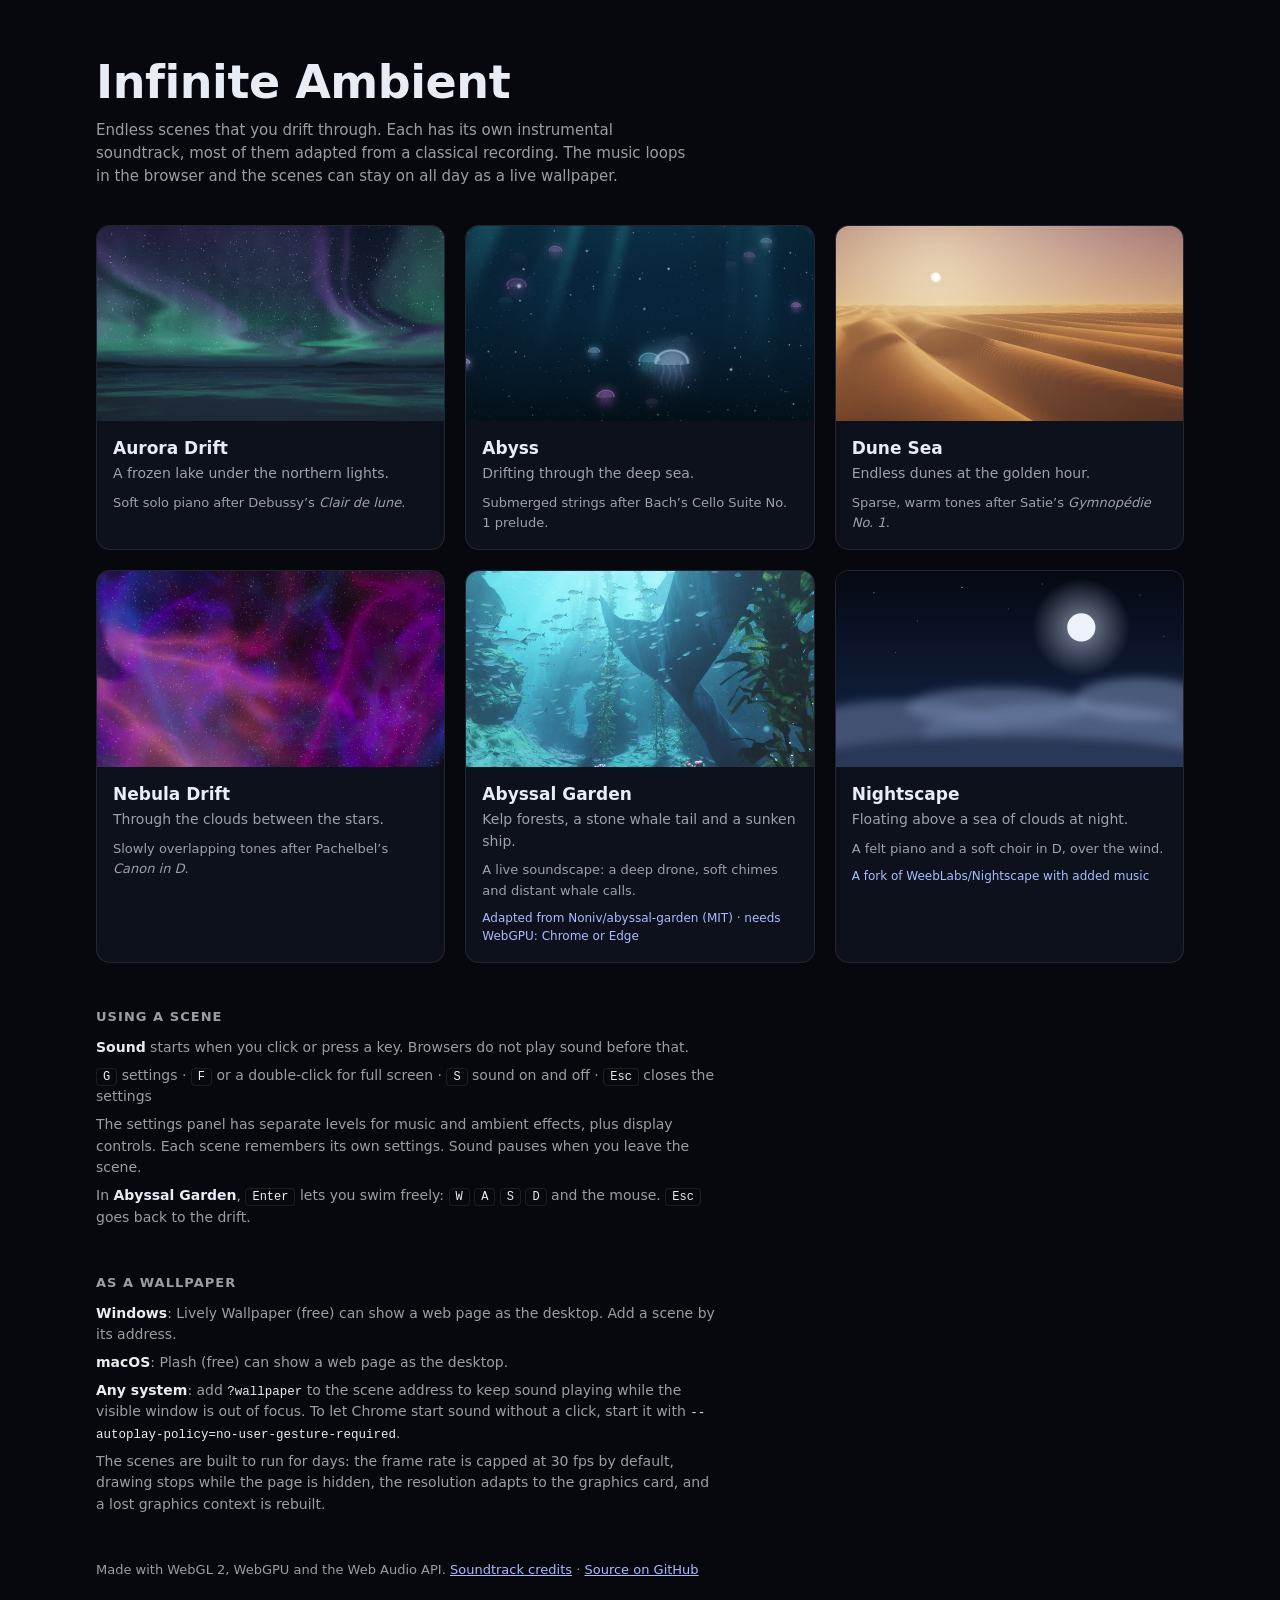
<file: index.html>
<!doctype html>
<html lang="en">
<head>
<meta charset="utf-8">
<meta name="viewport" content="width=device-width, initial-scale=1">
<meta name="color-scheme" content="dark">
<title>Infinite Ambient</title>
<meta name="description" content="Endless ambient scenes with instrumental soundtracks, built to run all day as a live wallpaper.">
<style>
:root {
  --bg: #06080e;
  --card: #0d111b;
  --ink: #e8ecf4;
  --soft: rgba(232, 236, 244, 0.66);
  --edge: rgba(255, 255, 255, 0.09);
  --accent: #a9bcff;
}
* { box-sizing: border-box; }
html { background: var(--bg); }
body { margin: 0; color: var(--ink); font: 15px/1.55 system-ui, -apple-system, "Segoe UI", "Malgun Gothic", sans-serif; }
main { max-width: 1120px; margin: 0 auto; padding: 56px 16px 64px; }
h1 { font-size: clamp(30px, 5vw, 46px); font-weight: 600; letter-spacing: -0.01em; line-height: 1.15; margin: 0 0 10px; }
.lede { color: var(--soft); max-width: 62ch; margin: 0 0 36px; }
.grid { display: grid; grid-template-columns: repeat(auto-fill, minmax(min(100%, 320px), 1fr)); gap: 20px; }
.card {
  display: flex; flex-direction: column; text-decoration: none; color: inherit;
  background: var(--card); border: 1px solid var(--edge); border-radius: 14px; overflow: hidden;
  transition: transform 0.25s ease, border-color 0.25s ease;
}
.card:hover, .card:focus-visible { transform: translateY(-2px); border-color: rgba(169, 188, 255, 0.45); outline: none; }
.card img, .card svg { display: block; width: 100%; height: auto; aspect-ratio: 16 / 9; object-fit: cover; background: #000; }
.card .body { padding: 14px 16px 16px; }
.card h2 { font-size: 17px; font-weight: 600; margin: 0 0 2px; }
.card p { margin: 0; color: var(--soft); font-size: 14px; }
.card .music { margin-top: 8px; font-size: 13px; }
.card .from { margin-top: 8px; font-size: 12px; color: var(--accent); }
h3 { font-size: 13px; font-weight: 600; letter-spacing: 0.08em; text-transform: uppercase; color: var(--soft); margin: 44px 0 10px; }
.notes { display: grid; gap: 6px; max-width: 70ch; color: var(--soft); font-size: 14px; }
.notes b { color: var(--ink); font-weight: 600; }
kbd { font: 12px ui-monospace, Consolas, monospace; padding: 1px 6px; border: 1px solid var(--edge); border-radius: 4px; color: var(--ink); }
code { font: 12.5px ui-monospace, Consolas, monospace; color: var(--ink); overflow-wrap: anywhere; }
a { color: var(--accent); }
footer { margin-top: 44px; color: var(--soft); font-size: 13px; }
</style>
</head>
<body>
<main>
  <h1>Infinite Ambient</h1>
  <p class="lede">Endless scenes that you drift through. Each has its own instrumental soundtrack, most of them adapted from a classical recording. The music loops in the browser and the scenes can stay on all day as a live wallpaper.</p>

  <div class="grid">
    <a class="card" href="aurora/index.html">
      <img src="thumbs/aurora.jpg" width="640" height="360" alt="Green and violet aurora curtains over a frozen lake under a starry sky">
      <div class="body">
        <h2>Aurora Drift</h2>
        <p>A frozen lake under the northern lights.</p>
        <p class="music">Soft solo piano after Debussy’s <i>Clair de lune</i>.</p>
      </div>
    </a>
    <a class="card" href="abyss/index.html">
      <img src="thumbs/abyss.jpg" width="640" height="360" alt="Glowing jellyfish drifting in dark blue water with faint shafts of light">
      <div class="body">
        <h2>Abyss</h2>
        <p>Drifting through the deep sea.</p>
        <p class="music">Submerged strings after Bach’s Cello Suite No. 1 prelude.</p>
      </div>
    </a>
    <a class="card" href="dunes/index.html">
      <img src="thumbs/dunes.jpg" width="640" height="360" alt="Long sand dunes with fine ripples under a low golden sun">
      <div class="body">
        <h2>Dune Sea</h2>
        <p>Endless dunes at the golden hour.</p>
        <p class="music">Sparse, warm tones after Satie’s <i>Gymnopédie No. 1</i>.</p>
      </div>
    </a>
    <a class="card" href="nebula/index.html">
      <img src="thumbs/nebula.jpg" width="640" height="360" alt="Pink, violet and blue clouds of gas between many stars">
      <div class="body">
        <h2>Nebula Drift</h2>
        <p>Through the clouds between the stars.</p>
        <p class="music">Slowly overlapping tones after Pachelbel’s <i>Canon in D</i>.</p>
      </div>
    </a>
    <a class="card" href="garden/index.html">
      <img src="thumbs/garden.jpg" width="640" height="360" alt="A stone whale tail rising from the seabed between kelp, with a school of fish in blue water">
      <div class="body">
        <h2>Abyssal Garden</h2>
        <p>Kelp forests, a stone whale tail and a sunken ship.</p>
        <p class="music">A live soundscape: a deep drone, soft chimes and distant whale calls.</p>
        <p class="from">Adapted from Noniv/abyssal-garden (MIT) &middot; needs WebGPU: Chrome or Edge</p>
      </div>
    </a>
    <a class="card" href="https://sulllll.github.io/Nightscape/">
      <svg viewBox="0 0 640 360" role="img" aria-label="Drawing of a full moon over a sea of clouds at night">
        <defs>
          <linearGradient id="ns-sky" x1="0" y1="0" x2="0" y2="1"><stop offset="0" stop-color="#050913"/><stop offset="0.7" stop-color="#101d3a"/><stop offset="1" stop-color="#1b2a4c"/></linearGradient>
          <radialGradient id="ns-glow"><stop offset="0" stop-color="#dfe8ff" stop-opacity="0.55"/><stop offset="1" stop-color="#dfe8ff" stop-opacity="0"/></radialGradient>
          <filter id="ns-soft" x="-20%" y="-50%" width="140%" height="200%"><feGaussianBlur stdDeviation="9"/></filter>
        </defs>
        <rect width="640" height="360" fill="url(#ns-sky)"/>
        <g fill="#fff" opacity="0.8"><circle cx="70" cy="40" r="1"/><circle cx="150" cy="92" r="0.8"/><circle cx="232" cy="30" r="1.1"/><circle cx="318" cy="70" r="0.7"/><circle cx="560" cy="44" r="0.9"/><circle cx="604" cy="120" r="0.8"/><circle cx="380" cy="24" r="0.8"/><circle cx="110" cy="150" r="0.7"/></g>
        <circle cx="452" cy="104" r="90" fill="url(#ns-glow)"/>
        <circle cx="452" cy="104" r="26" fill="#eef2fb"/>
        <g filter="url(#ns-soft)">
          <ellipse cx="120" cy="290" rx="190" ry="52" fill="#4a5a7c" opacity="0.85"/>
          <ellipse cx="420" cy="300" rx="260" ry="58" fill="#56688c" opacity="0.85"/>
          <ellipse cx="300" cy="250" rx="170" ry="36" fill="#6f81a6" opacity="0.6"/>
          <ellipse cx="560" cy="236" rx="120" ry="40" fill="#7d8fb3" opacity="0.55"/>
          <ellipse cx="320" cy="350" rx="380" ry="48" fill="#2c3958"/>
        </g>
      </svg>
      <div class="body">
        <h2>Nightscape</h2>
        <p>Floating above a sea of clouds at night.</p>
        <p class="music">A felt piano and a soft choir in D, over the wind.</p>
        <p class="from">A fork of WeebLabs/Nightscape with added music</p>
      </div>
    </a>
  </div>

  <h3>Using a scene</h3>
  <div class="notes">
    <div><b>Sound</b> starts when you click or press a key. Browsers do not play sound before that.</div>
    <div><kbd>G</kbd> settings &middot; <kbd>F</kbd> or a double-click for full screen &middot; <kbd>S</kbd> sound on and off &middot; <kbd>Esc</kbd> closes the settings</div>
    <div>The settings panel has separate levels for music and ambient effects, plus display controls. Each scene remembers its own settings. Sound pauses when you leave the scene.</div>
    <div>In <b>Abyssal Garden</b>, <kbd>Enter</kbd> lets you swim freely: <kbd>W</kbd> <kbd>A</kbd> <kbd>S</kbd> <kbd>D</kbd> and the mouse. <kbd>Esc</kbd> goes back to the drift.</div>
  </div>

  <h3>As a wallpaper</h3>
  <div class="notes">
    <div><b>Windows</b>: Lively Wallpaper (free) can show a web page as the desktop. Add a scene by its address.</div>
    <div><b>macOS</b>: Plash (free) can show a web page as the desktop.</div>
    <div><b>Any system</b>: add <code>?wallpaper</code> to the scene address to keep sound playing while the visible window is out of focus. To let Chrome start sound without a click, start it with <code>--autoplay-policy=no-user-gesture-required</code>.</div>
    <div>The scenes are built to run for days: the frame rate is capped at 30 fps by default, drawing stops while the page is hidden, the resolution adapts to the graphics card, and a lost graphics context is rebuilt.</div>
  </div>

  <footer>Made with WebGL 2, WebGPU and the Web Audio API. <a href="https://github.com/sulllll/infinite-ambient#music">Soundtrack credits</a> · <a href="https://github.com/sulllll/infinite-ambient">Source on GitHub</a></footer>
</main>
</body>
</html>
</file>
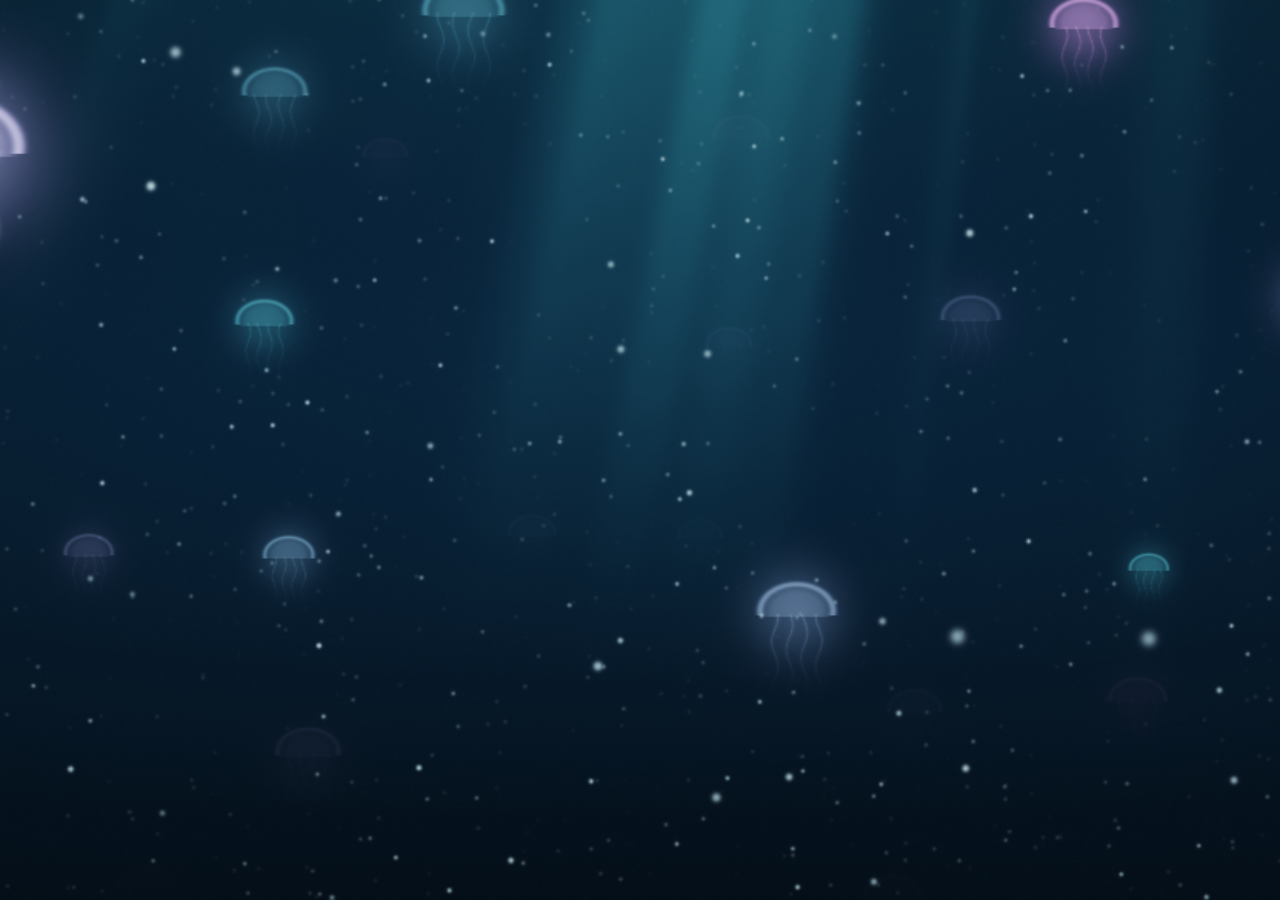
<file: abyss/index.html>
<!doctype html>
<html lang="en">
<head>
<meta charset="utf-8">
<meta name="viewport" content="width=device-width, initial-scale=1">
<meta name="color-scheme" content="dark">
<title>Abyss</title>
<link rel="stylesheet" href="../shared/style.css">
</head>
<body>
<canvas id="c"></canvas>
<script src="../shared/scene.js?v=effects1"></script>
<script src="scene.js"></script>
</body>
</html>
</file>
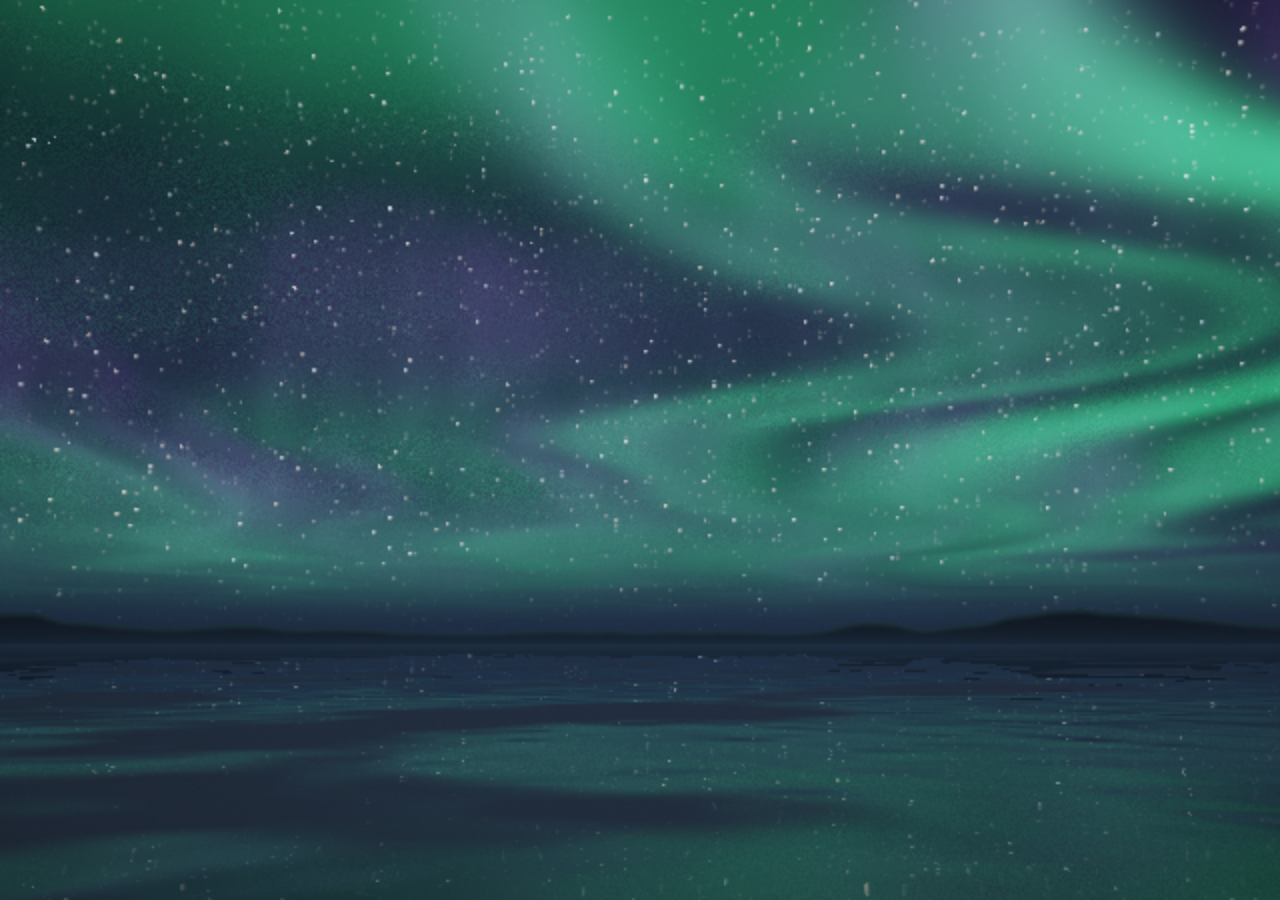
<file: aurora/index.html>
<!doctype html>
<html lang="en">
<head>
<meta charset="utf-8">
<meta name="viewport" content="width=device-width, initial-scale=1">
<meta name="color-scheme" content="dark">
<title>Aurora Drift</title>
<link rel="stylesheet" href="../shared/style.css">
</head>
<body>
<canvas id="c"></canvas>
<script src="../shared/scene.js?v=radio1"></script>
<script src="scene.js"></script>
</body>
</html>
</file>
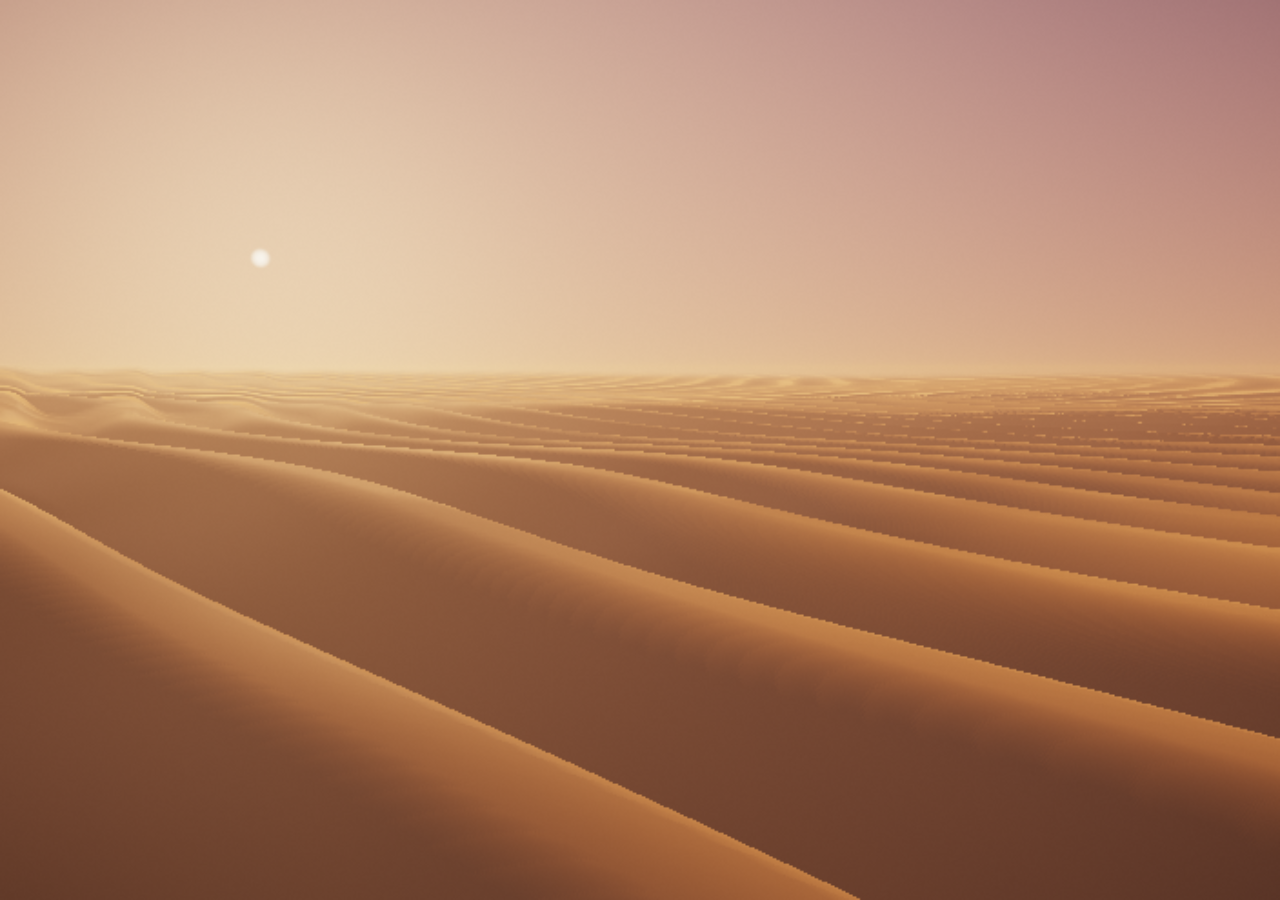
<file: dunes/index.html>
<!doctype html>
<html lang="en">
<head>
<meta charset="utf-8">
<meta name="viewport" content="width=device-width, initial-scale=1">
<meta name="color-scheme" content="dark">
<title>Dune Sea</title>
<link rel="stylesheet" href="../shared/style.css">
</head>
<body>
<canvas id="c"></canvas>
<script src="../shared/scene.js?v=radio1"></script>
<script src="scene.js"></script>
</body>
</html>
</file>
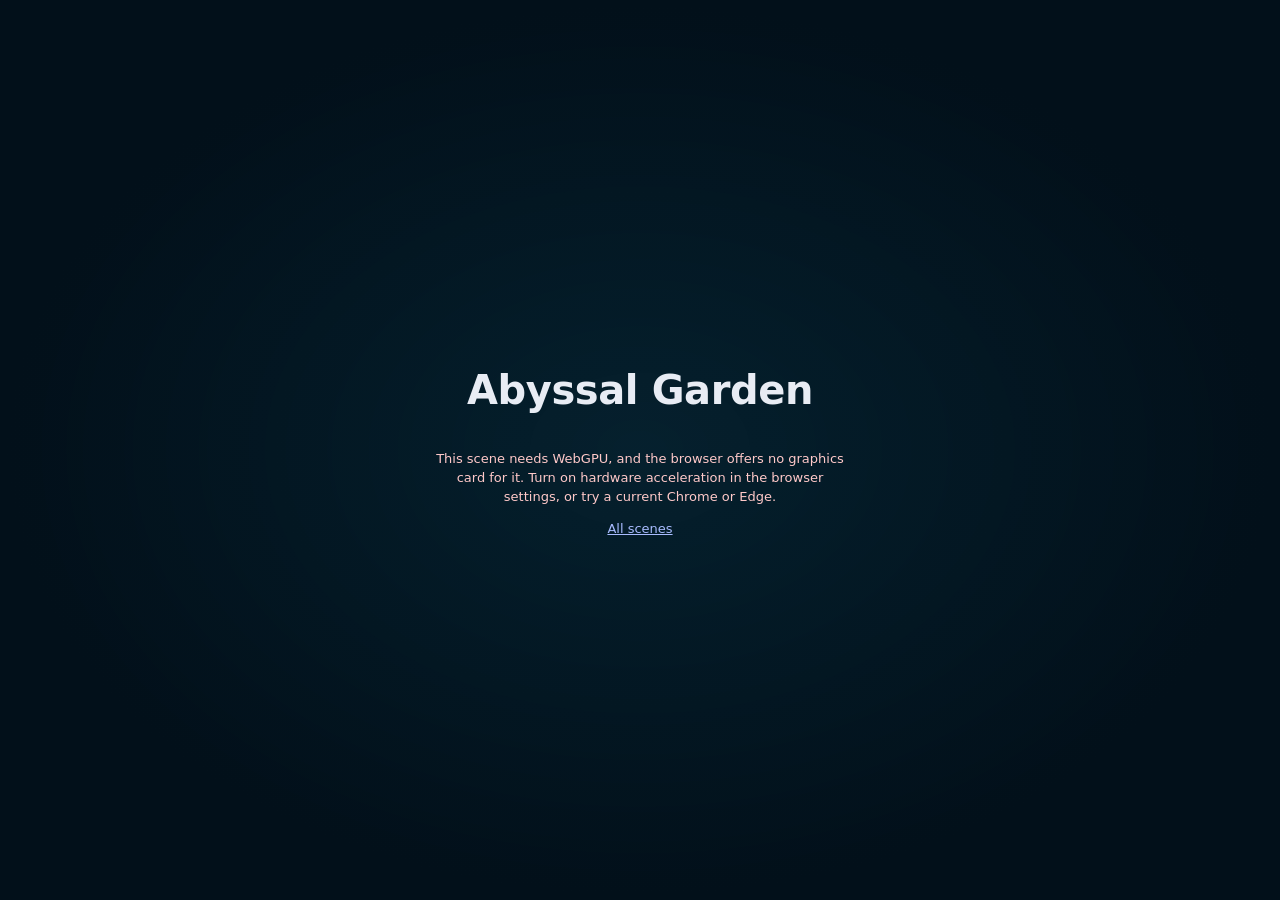
<file: garden/index.html>
<!doctype html><html lang=en><head><meta charset=utf-8><meta name=viewport content="width=device-width,initial-scale=1"><meta name=color-scheme content=dark><title>Abyssal Garden</title><link rel=stylesheet href="../shared/style.css"><style>html,body{background:#02101a}.swim canvas#c{cursor:crosshair}canvas#c.dip{opacity:0;transition:opacity .8s ease}#m{position:fixed;inset:0;display:grid;place-content:center;justify-items:center;gap:14px;padding:16px;text-align:center;background:radial-gradient(#0b3a4d66,#02101a 70%);transition:opacity 1.5s ease,visibility 1.5s}body:not(.l) #m{opacity:0;visibility:hidden}#m h1{margin:0;font-size:clamp(26px,4vw,40px);font-weight:600;letter-spacing:-.01em}#p{width:min(280px,70vw);height:3px;border-radius:3px;overflow:hidden;background:#ffffff1f}#b{display:block;height:100%;background:var(--accent);transform:scaleX(0);transform-origin:0;will-change:transform}#s,#w{margin:0;color:var(--ink-soft)}.e #p{visibility:hidden}.e #s{max-width:50ch;color:#ffc9c9}#back{display:none;color:var(--accent)}.e #back{display:inline}.l #ia-btn{display:none}#i{position:fixed;top:12px;left:16px;margin:0;font:12px/1.6 ui-monospace,Consolas,monospace;white-space:pre-wrap;text-shadow:0 1px 4px #000;pointer-events:none}</style></head><body class=l><canvas id=c></canvas><div id=m><h1>Abyssal Garden</h1><div id=p><i id=b></i></div><p id=s>Diving…</p><p id=w hidden>Best in Chrome or Edge</p><a id=back href="../index.html">All scenes</a></div><pre id=i></pre><script>(async()=>{const nt=matchMedia("(pointer:coarse)").matches,Ns=navigator.deviceMemory,ln="infinite-ambient:garden:detail",Fn="infinite-ambient:garden:loading",Ct=(e,t)=>{try{localStorage[e]=t}catch{}};let It=[],we,Ms;try{It=(localStorage[ln]||"").split(","),Ms=localStorage[Fn]}catch{}we=It[0]?+It[0]:nt?Ns>7?1:2:Ns<=4?2:0,Ms&&we<2&&(It=[++we],Ct(ln,we));const V0=1<<we,Cn=we?2048:4096,mt=we>1?1:4,F0=we>1?256:512,Os=we>1?12:34,gt=new URLSearchParams(location.search),Us="infinite-ambient:garden:v1",se=Object.assign({sound:!0,volume:.6,music:.7,effects:.6,bed:.5,fps:30,quality:0},(()=>{try{return JSON.parse(localStorage.getItem(Us)||"{}")||{}}catch{return{}}})());gt.get("fps")&&(se.fps=+gt.get("fps")||30);const Vi=gt.get("scale")?Math.min(1,Math.max(.2,+gt.get("scale")||1)):0,Nn=gt.has("mute"),_t=gt.has("shot"),Is=gt.has("wallpaper"),Fi=Math.max(0,+(gt.get("t")||0)||0),_s=()=>{try{localStorage.setItem(Us,JSON.stringify(se))}catch{}},xe={levels(){},sound(){},res(){},swim(){},unswim(){},live:()=>!1,state:""};let Ce=!1;{const e='<svg viewBox="0 0 24 24" fill="none" stroke="currentColor" stroke-width="1.8" stroke-linecap="round" aria-hidden="true"><path d="M4 7h10M18 7h2M4 17h4M12 17h8"/><circle cx="16" cy="7" r="2"/><circle cx="10" cy="17" r="2"/></svg>',t=(n,i)=>`<div class="ia-row"><label for="ia-${n}">${i}<output id="ia-${n}-v"></output></label><input type="range" id="ia-${n}" min="0" max="1" step="0.01"></div>`,r=document.createElement("div");r.innerHTML=`
    <div id="ia-hint"><b>Abyssal Garden</b> &middot; click for sound &middot; G settings &middot; Enter to swim &middot; F full screen</div>
    <button id="ia-btn" type="button" aria-label="Settings" title="Settings (G)">${e}</button>
    <div id="ia-panel" role="dialog" aria-label="Abyssal Garden settings">
      <div class="ia-title">Abyssal Garden</div>
      <div class="ia-sub">Drifting through a kelp garden</div>
      <label class="ia-check"><input type="checkbox" id="ia-sound"> Sound</label>
      ${t("volume","Volume")}
      ${t("music","Music")}
      ${t("effects","Ambient effects")}
      ${t("bed","Water")}
      <div class="ia-sec">Swim</div>
      <div class="ia-btns"><button type="button" id="ia-swim">Swim freely</button></div>
      <div class="ia-note" id="ia-swim-note"></div>
      <div class="ia-sec">Display</div>
      <div class="ia-row"><label for="ia-fps">Frame rate</label>
        <select id="ia-fps"><option value="15">15 fps (lowest power)</option><option value="30">30 fps</option><option value="60">60 fps</option></select></div>
      <div class="ia-row"><label for="ia-quality">Resolution</label>
        <select id="ia-quality"><option value="0">Automatic</option><option value="40">40%</option><option value="50">50%</option><option value="60">60%</option><option value="70">70%</option><option value="85">85%</option><option value="100">100%</option></select></div>
      <div class="ia-row"><label for="ia-detail">Detail (reloads the page)</label>
        <select id="ia-detail"><option value="2">Low</option><option value="1">Medium</option><option value="0">High</option></select></div>
      <div class="ia-stats"><span>Drawing at</span><b id="ia-res">-</b><span>Frame rate</span><b id="ia-rate">-</b><span>Graphics work</span><b id="ia-gpu">-</b></div>
      <div class="ia-btns"><button type="button" id="ia-full">Full screen</button><a href="../index.html">All scenes</a></div>
      <div class="ia-note" id="ia-note"></div>
      <div class="ia-note">Based on <a href="https://github.com/Noniv/abyssal-garden" target="_blank" rel="noopener">Abyssal Garden</a> by Maksymilian Dendura (MIT License).</div>
    </div>`,document.body.appendChild(r)}const We=e=>document.getElementById(e);_t&&(We("ia-btn").style.display="none");const Ci=()=>document.body.classList.contains("panel");let Ds=0;function C0(){document.body.classList.remove("idle"),clearTimeout(Ds),Ds=setTimeout(()=>{Ci()||document.body.classList.add("idle")},3e3)}const Gs=()=>{document.body.classList.toggle("panel"),C0()},N0=()=>{document.fullscreenElement?document.exitFullscreen():document.documentElement.requestFullscreen?.().catch(()=>{})};We("ia-btn").addEventListener("click",()=>{Ce&&nt?xe.unswim():Gs()}),We("ia-full").addEventListener("click",N0),We("ia-swim").addEventListener("click",()=>Ce?xe.unswim():xe.swim()),We("c").addEventListener("dblclick",()=>{Ce||N0()});const Mn=new Float64Array(2);addEventListener("pointermove",e=>{Mn[0]=e.clientX/innerWidth*2-1,Mn[1]=e.clientY/innerHeight*2-1,C0()}),addEventListener("keydown",e=>{if(e.target.tagName==="INPUT"||e.target.tagName==="SELECT"||e.ctrlKey||e.metaKey||e.altKey||e.repeat)return;if(Ce){e.code==="Escape"?xe.unswim():e.code==="KeyM"&&xe.sound(!(se.sound&&xe.live()));return}const t=e.key.toLowerCase();t==="g"?Gs():t==="f"?N0():t==="s"?xe.sound(!(se.sound&&xe.live())):t==="escape"?document.body.classList.remove("panel"):t==="enter"&&e.target.tagName!=="BUTTON"&&e.target.tagName!=="A"&&xe.swim()});const Ws=["volume","music","effects","bed"];function bt(){We("ia-sound").checked=se.sound;for(const t of Ws)We("ia-"+t).value=se[t],We("ia-"+t+"-v").textContent=se[t]===0?"off":Math.round(se[t]*100)+"%";We("ia-fps").value=String(se.fps),We("ia-quality").value=String(se.quality),We("ia-detail").value=String(we),We("ia-swim").textContent=Ce?"Back to the drift":"Swim freely",We("ia-swim-note").textContent=Ce?nt?"Hold to swim forward, slide to steer, second finger to go faster.":"W A S D swim, Q / E down and up, Shift faster, 1 to 6 viewpoints, M sound. Esc goes back to the drift.":"Enter or this button. The drift picks up where it left off.";let e="S turns the sound on or off.";window.AudioContext?Nn?e="Sound is off for this address (?mute).":se.sound&&!xe.live()&&(e="Click anywhere to start the sound."):e="This browser has no Web Audio.",We("ia-note").textContent=e}document.body.addEventListener("input",e=>{const t=e.target.id;if(t.startsWith("ia-")){if(t==="ia-sound"){xe.sound(e.target.checked);return}if(t==="ia-fps")se.fps=+e.target.value;else if(t==="ia-quality")se.quality=+e.target.value,xe.res();else if(t==="ia-detail"){Ct(ln,e.target.value),location.reload();return}else Ws.includes(t.slice(3))&&(se[t.slice(3)]=parseFloat(e.target.value),xe.levels());_s(),bt()}}),bt(),C0();const{sin:fe,cos:pe,sqrt:Xe,min:Re,max:oe,abs:he,floor:ze,PI:kt,pow:ke,atan2:fn,hypot:H,exp:Et,round:Ee}=Math,ve=kt*2;let Dt=20261110;const h=()=>{Dt=Dt+1831565813|0;let e=Math.imul(Dt^Dt>>>15,1|Dt);return e=e+Math.imul(e^e>>>7,61|e)^e,((e^e>>>14)>>>0)/4294967296},w=(e,t)=>e+(t-e)*h(),Be=e=>{Dt=20261110+Math.imul(e,7919)|0},Le=(e,t,r)=>e<t?t:e>r?r:e,me=(e,t,r)=>e+(t-e)*r,Ze=(e,t,r)=>(r=Le((r-e)/(t-e),0,1),r*r*(3-2*r)),Lt=(e,t,r)=>{let n=Math.imul(e,374761393)+Math.imul(t,668265263)+Math.imul(r,1274126177)|0;return n=Math.imul(n^n>>>13,1274126177),((n^n>>>16)>>>0)/4294967296},Ni=(e,t,r)=>{const n=ze(e),i=ze(t),l=ze(r);let s=e-n,o=t-i,a=r-l;s=s*s*(3-2*s),o=o*o*(3-2*o),a=a*a*(3-2*a);const f=me(me(Lt(n,i,l),Lt(n+1,i,l),s),me(Lt(n,i+1,l),Lt(n+1,i+1,l),s),o),v=me(me(Lt(n,i,l+1),Lt(n+1,i,l+1),s),me(Lt(n,i+1,l+1),Lt(n+1,i+1,l+1),s),o);return me(f,v,a)},Rt=(e,t,r,n=4)=>{let i=.5,l=0;for(let s=0;s<n;s++)l+=i*Ni(e,t,r),e=e*2.03+17.1,t=t*2.03+31.7,r=r*2.03+5.3,i*=.5;return l/(1-2*i)},xt=(e,t,r,n)=>{const i=H(e,t,r)||1,l=fe(n/2)/i;return[e*l,t*l,r*l,pe(n/2)]},Gt=(e,t)=>[e[3]*t[0]+e[0]*t[3]+e[1]*t[2]-e[2]*t[1],e[3]*t[1]-e[0]*t[2]+e[1]*t[3]+e[2]*t[0],e[3]*t[2]+e[0]*t[1]-e[1]*t[0]+e[2]*t[3],e[3]*t[3]-e[0]*t[0]-e[1]*t[1]-e[2]*t[2]],Wt=()=>{const e=[w(-1,1),w(-1,1),w(-1,1),w(-1,1)],t=H(...e)||1;return e.map(r=>r/t)},M0=(e,t,r)=>{if(t<-.9999)return[1,0,0,0];const n=[r,0,-e,1+t],i=H(...n);return n.map(l=>l/i)},J=512,ce=80,ct=512,Te=.75,yt=-192,Bt=-56,ut=-192,de=16,Tt=24,O0=7;function Xs(e,t,r,n){let i=new Float32Array(1048576),l=0,s=new Uint32Array(1<<21),o=0;const a=t*r;let f=new Int32Array(a),v=new Int32Array(a);for(let g=0;g<n-1;g++){for(let z=0;z<r-1;z++){let E=t*(z+r*g);for(let P=0;P<t-1;P++,E++){const B=e[E],c=e[E+1],k=e[E+t],d=e[E+t+1],R=e[E+a],q=e[E+a+1],I=e[E+a+t],M=e[E+a+t+1],A=B>0|(c>0)<<1|(k>0)<<2|(d>0)<<3|(R>0)<<4|(q>0)<<5|(I>0)<<6|(M>0)<<7;if(A===0||A===255)continue;let L=0,O=0,_=0,Z=0,Y;if(B>0!=c>0&&(Y=B/(B-c),L+=Y,Z++),k>0!=d>0&&(Y=k/(k-d),L+=Y,O+=1,Z++),R>0!=q>0&&(Y=R/(R-q),L+=Y,_+=1,Z++),I>0!=M>0&&(Y=I/(I-M),L+=Y,O+=1,_+=1,Z++),B>0!=k>0&&(Y=B/(B-k),O+=Y,Z++),c>0!=d>0&&(Y=c/(c-d),O+=Y,L+=1,Z++),R>0!=I>0&&(Y=R/(R-I),O+=Y,_+=1,Z++),q>0!=M>0&&(Y=q/(q-M),O+=Y,L+=1,_+=1,Z++),B>0!=R>0&&(Y=B/(B-R),_+=Y,Z++),c>0!=q>0&&(Y=c/(c-q),_+=Y,L+=1,Z++),k>0!=I>0&&(Y=k/(k-I),_+=Y,O+=1,Z++),d>0!=M>0&&(Y=d/(d-M),_+=Y,L+=1,O+=1,Z++),l*3+3>i.length){const ne=new Float32Array(i.length*2);ne.set(i),i=ne}const ge=l++;i[ge*3]=P+L/Z,i[ge*3+1]=z+O/Z,i[ge*3+2]=g+_/Z;const ae=P+t*z;if(f[ae]=ge,o+18>s.length){const ne=new Uint32Array(s.length*2);ne.set(s),s=ne}const Ae=B>0;let U,C,N,W;c>0!==Ae&&z>0&&g>0&&(U=ge,C=f[ae-t],N=v[ae-t],W=v[ae],Ae?(s[o++]=U,s[o++]=C,s[o++]=N,s[o++]=U,s[o++]=N,s[o++]=W):(s[o++]=U,s[o++]=N,s[o++]=C,s[o++]=U,s[o++]=W,s[o++]=N)),k>0!==Ae&&P>0&&g>0&&(U=ge,C=v[ae],N=v[ae-1],W=f[ae-1],Ae?(s[o++]=U,s[o++]=C,s[o++]=N,s[o++]=U,s[o++]=N,s[o++]=W):(s[o++]=U,s[o++]=N,s[o++]=C,s[o++]=U,s[o++]=W,s[o++]=N)),R>0!==Ae&&P>0&&z>0&&(U=ge,C=f[ae-1],N=f[ae-1-t],W=f[ae-t],Ae?(s[o++]=U,s[o++]=C,s[o++]=N,s[o++]=U,s[o++]=N,s[o++]=W):(s[o++]=U,s[o++]=N,s[o++]=C,s[o++]=U,s[o++]=W,s[o++]=N))}}const y=f;f=v,v=y}return{pos:i.subarray(0,l*3),idx:s.subarray(0,o),nv:l,ni:o}}const Ks=(e,t,r,n)=>(i,l,s)=>{i=Le(i,0,t-1.001),l=Le(l,0,r-1.001),s=Le(s,0,n-1.001);const o=i|0,a=l|0,f=s|0,v=i-o,g=l-a,y=s-f,z=o+t*(a+r*f),E=t*r,P=me(me(e[z],e[z+1],v),me(e[z+t],e[z+t+1],v),g),B=me(me(e[z+E],e[z+E+1],v),me(e[z+E+t],e[z+E+t+1],v),g);return me(P,B,y)};class Nt{constructor(){this.p=[],this.i=[],this.aux=[]}v(t,r,n,i=1){return this.p.push(t,r,n),this.aux.push(i),this.p.length/3-1}tri(t,r,n){this.i.push(t,r,n)}quad(t,r,n,i){this.i.push(t,r,n,t,n,i)}sweep(t,r,n,i,l=!0){const s=[];for(let o=0;o<t.length;o++){const a=t[o],f=t[oe(o-1,0)],v=t[Re(o+1,t.length-1)];let g=v[0]-f[0],y=v[1]-f[1],z=v[2]-f[2];const E=H(g,y,z)||1;g/=E,y/=E,z/=E;const P=i?i(a,o):[0,1,0];let B=P[1]*z-P[2]*y,c=P[2]*g-P[0]*z,k=P[0]*y-P[1]*g;const d=H(B,c,k)||1;B/=d,c/=d,k/=d;const R=y*k-z*c,q=z*B-g*k,I=g*c-y*B,M=typeof r=="function"?r(o):r,A=typeof n=="function"?n(o):n,L=[[-1,-1],[1,-1],[1,1],[-1,1]].map(([_,Z])=>[a[0]+B*_*M/2+R*Z*A/2,a[1]+c*_*M/2+q*Z*A/2,a[2]+k*_*M/2+I*Z*A/2]),O=[];for(let _=0;_<4;_++)O.push(this.v(...L[_]),this.v(...L[(_+1)%4]));if(s.push(O),l&&(o===0||o===t.length-1)){const _=L.map(Z=>this.v(...Z));o===0?this.quad(_[0],_[1],_[2],_[3]):this.quad(_[3],_[2],_[1],_[0])}}for(let o=0;o<s.length-1;o++)for(let a=0;a<4;a++){const f=s[o][a*2],v=s[o][a*2+1],g=s[o+1][a*2+1],y=s[o+1][a*2];this.quad(f,y,g,v)}}tube(t,r,n=6,i=!0,l=null){const s=[];let o=.31,a=.9,f=.3;for(let v=0;v<t.length;v++){const g=t[v],y=t[oe(v-1,0)],z=t[Re(v+1,t.length-1)];let E=z[0]-y[0],P=z[1]-y[1],B=z[2]-y[2];const c=H(E,P,B)||1;E/=c,P/=c,B/=c;let k=a*B-f*P,d=f*E-o*B,R=o*P-a*E;const q=H(k,d,R)||1;k/=q,d/=q,R/=q,o=P*R-B*d,a=B*k-E*R,f=E*d-P*k;const I=typeof r=="function"?r(v):r,M=[];for(let A=0;A<n;A++){const L=A/n*ve;M.push(this.v(g[0]+(k*pe(L)+o*fe(L))*I,g[1]+(d*pe(L)+a*fe(L))*I,g[2]+(R*pe(L)+f*fe(L))*I,l?l(v):Re(1,.35+.65*v/(t.length-1))))}s.push(M)}for(let v=0;v<s.length-1;v++)for(let g=0;g<n;g++){const y=(g+1)%n;this.quad(s[v][g],s[v][y],s[v+1][y],s[v+1][g])}if(i){const v=t[t.length-1],g=this.v(v[0],v[1],v[2],l?l(t.length-1):1),y=s[s.length-1];for(let z=0;z<n;z++)this.tri(y[z],y[(z+1)%n],g)}}build(t){const r=this.p.length/3,n=this.p,i=this.i,l=new Float32Array(r*3);for(let f=0;f<i.length;f+=3){const v=i[f]*3,g=i[f+1]*3,y=i[f+2]*3,z=n[g]-n[v],E=n[g+1]-n[v+1],P=n[g+2]-n[v+2],B=n[y]-n[v],c=n[y+1]-n[v+1],k=n[y+2]-n[v+2],d=E*k-P*c,R=P*B-z*k,q=z*c-E*B;for(const I of[v,g,y])l[I]+=d,l[I+1]+=R,l[I+2]+=q}const s=new ArrayBuffer(r*16),o=new Float32Array(s),a=new Int8Array(s);for(let f=0;f<r;f++){let v=l[f*3],g=l[f*3+1],y=l[f*3+2];if(t){const E=t(n[f*3],n[f*3+1],n[f*3+2],v,g,y);v=E[0],g=E[1],y=E[2]}const z=H(v,g,y)||1;o[f*4]=n[f*3],o[f*4+1]=n[f*3+1],o[f*4+2]=n[f*3+2],a[f*16+12]=Ee(v/z*127),a[f*16+13]=Ee(g/z*127),a[f*16+14]=Ee(y/z*127),a[f*16+15]=Ee(Le(this.aux[f],-1,1)*127)}return{vb:s,ib:new Uint32Array(i),nv:r}}}function Mi(e,t){const r=new Nt,n=(1+Xe(5))/2;let i=[[-1,n,0],[1,n,0],[-1,-n,0],[1,-n,0],[0,-1,n],[0,1,n],[0,-1,-n],[0,1,-n],[n,0,-1],[n,0,1],[-n,0,-1],[-n,0,1]].map(s=>{const o=H(...s);return s.map(a=>a/o)}),l=[[0,11,5],[0,5,1],[0,1,7],[0,7,10],[0,10,11],[1,5,9],[5,11,4],[11,10,2],[10,7,6],[7,1,8],[3,9,4],[3,4,2],[3,2,6],[3,6,8],[3,8,9],[4,9,5],[2,4,11],[6,2,10],[8,6,7],[9,8,1]];for(let s=0;s<e;s++){const o=new Map,a=[],f=(v,g)=>{const y=v<g?v*65536+g:g*65536+v;let z=o.get(y);if(z===void 0){const E=[0,1,2].map(B=>i[v][B]+i[g][B]),P=H(...E);i.push(E.map(B=>B/P)),z=i.length-1,o.set(y,z)}return z};for(const[v,g,y]of l){const z=f(v,g),E=f(g,y),P=f(y,v);a.push([v,z,P],[g,E,z],[y,P,E],[z,E,P])}l=a}for(const s of i){const o=t?t(s[0],s[1],s[2]):s;r.v(o[0],o[1],o[2])}for(const s of l)r.tri(s[0],s[1],s[2]);return r}const Hs="fn ss(a:f32,b:f32,x:f32)->f32{let t=clamp((x-a)/(b-a),0.,1.);return t*t*(3.-2.*t);}fn h31(p:vec3f)->f32{var q=fract(p*vec3f(.1031,.1030,.0973));q+=dot(q,q.yzx+33.33);return fract((q.x+q.y)*q.z);}fn h33(p:vec3f)->vec3f{var q=fract(p*vec3f(.1031,.1030,.0973));q+=dot(q,q.yxz+33.33);return fract((q.xxy+q.yxx)*q.zyx);}fn vn(p:vec3f)->f32{let i=floor(p);let f=fract(p);let u=f*f*(3.-2.*f);return mix(mix(mix(h31(i),h31(i+vec3f(1.,0.,0.)),u.x),mix(h31(i+vec3f(0.,1.,0.)),h31(i+vec3f(1.,1.,0.)),u.x),u.y),mix(mix(h31(i+vec3f(0.,0.,1.)),h31(i+vec3f(1.,0.,1.)),u.x),mix(h31(i+vec3f(0.,1.,1.)),h31(i+vec3f(1.,1.,1.)),u.x),u.y),u.z);}fn fbm(p:vec3f,n:i32)->f32{var a=.5;var s=0.;var q=p;for(var i=0;i<n;i++){s+=a*vn(q);q=q*2.03+vec3f(17.1,31.7,5.3);a*=.5;}return s/(1.-2.*a);}fn wor(p:vec3f)->f32{let i=floor(p);let f=fract(p);var d=9.;for(var x=-1;x<=1;x++){for(var y=-1;y<=1;y++){for(var z=-1;z<=1;z++){let o=vec3f(f32(x),f32(y),f32(z));let r=o+h33(i+o)-f;d=min(d,dot(r,r));}}}return sqrt(d);}",Oi=Hs+"struct U{n:vec4u,o:vec4f,c:vec4u};@group(0)@binding(0)var<uniform>u:U;@group(0)@binding(1)var<storage,read_write>D:array<f32>;@group(0)@binding(2)var<storage,read>P:array<vec4f>;fn smax(a:f32,b:f32,k:f32)->f32{let h=max(k-abs(a-b),0.)/k;return max(a,b)+h*h*k*.25;}fn smin(a:f32,b:f32,k:f32)->f32{return-smax(-a,-b,k);}fn seg2(p:vec2f,a:vec2f,b:vec2f)->f32{let pa=p-a;let ba=b-a;let h=clamp(dot(pa,ba)/max(dot(ba,ba),1e-4),0.,1.);return length(pa-ba*h);}fn seg3(p:vec3f,a:vec3f,b:vec3f)->f32{let pa=p-a;let ba=b-a;let h=clamp(dot(pa,ba)/max(dot(ba,ba),1e-4),0.,1.);return length(pa-ba*h);}fn dens(p:vec3f)->f32{let w=vec3f(fbm(p*.04+11.,3),fbm(p*.04+47.,3),fbm(p*.04+83.,3))-.5;let q=p+w*vec3f(15.,6.,15.);let g0=-45.5+7.*(fbm(vec3f(q.xz*.011,3.),4)-.5)+1.6*(fbm(vec3f(q.xz*.07,9.),3)-.5);let tn=3.*(fbm(vec3f(q.xz*.09,2.),3)-.5);var dm=-1e3;var de=1e3;var k=0u;for(var i=0u;i<u.c.x;i++){let a=P[k];let b=P[k+1u];k+=2u;let yr=clamp((p.y-g0)/(b.y-g0),0.,1.3);var e=seg2(q.xz,a.xy,a.zw)-b.x;e-=b.z*ss(.3,.92,yr)+3.*(1.-yr)*(1.-yr)-b.w*ss(.0,.5,yr)*(1.-ss(.5,1.,yr));dm=smax(dm,smin(-e,b.y+tn-p.y,3.),2.5);de=min(de,e);}var clr=0.;let kc=(u.c.x+u.c.y+u.c.z)*2u;for(var i=0u;i<u.c.w;i++){let a=P[kc+i*2u];let b=P[kc+i*2u+1u];clr=max(clr,1.-ss(0.,b.y,seg2(q.xz,a.xy,a.zw)-b.x));}let rad=length(p.xz)+w.x*14.;let n=fbm(vec3f(q.xz*.0125,1.7),4);let ring=ss(156.,172.,rad);let plat=max(ss(.5,.565,n)*(1.-clr),ring);let th=g0+plat*mix(26.+17.*fbm(vec3f(q.xz*.03,5.),2),60.,ring);var d=smax(g0+4.5*ss(10.,0.,de)-p.y,dm,3.);d=smax(d,(th-p.y)*.7,3.);k=u.c.x*2u;for(var i=0u;i<u.c.y;i++){let a=P[k];let b=P[k+1u];k+=2u;var r=p+w*3.-a.xyz;let cs=cos(a.w);let sn=sin(a.w);r=vec3f(cs*r.x+sn*r.z,r.y/b.z,-sn*r.x+cs*r.z);d=smax(d,b.y-length(vec2f(length(r.xy)-b.x,r.z)),1.5);}let hg=p.y-g0;let rk=mix(.25,1.,ss(.5,5.,hg));d+=rk*((.5-wor(p*.17+w*2.))*3.4+(.5-wor(p*.41+7.))*1.3+(fbm(p*.3,3)-.5)*2.2);d+=rk*2.2*(abs(fract(p.y*.21+w.y*2.2)-.5)-.25);for(var i=0u;i<u.c.z;i++){let a=P[k];let b=P[k+1u];k+=2u;d=smin(d,seg3(p+w*2.,a.xyz,b.xyz)-a.w,2.);}return min(d,3.-p.y);}@compute@workgroup_size(4,4,4)fn main(@builtin(global_invocation_id)id:vec3u){if(any(id>=u.n.xyz)){return;}var d=dens(u.o.xyz+vec3f(id)*u.o.w);if(id.x==0u||id.z==0u||id.x==u.n.x-1u||id.z==u.n.z-1u||id.y==u.n.y-1u){d=-1.;}D[id.x+u.n.x*(id.y+u.n.y*id.z)]=d;}",Xt="@vertex fn vs(@builtin(vertex_index)i:u32)->@builtin(position)vec4f{return vec4f(f32(i32(i&1u)*4-1),f32(i32(i>>1u)*4-1),0.,1.);}",Ui=Hs+Xt+"fn hp(p:vec2f,per:f32)->f32{return h31(vec3f(p-per*floor(p/per),per));}fn tn(p:vec2f,per:f32)->f32{let i=floor(p);let f=fract(p);let u=f*f*(3.-2.*f);return mix(mix(hp(i,per),hp(i+vec2f(1.,0.),per),u.x),mix(hp(i+vec2f(0.,1.),per),hp(i+vec2f(1.,1.),per),u.x),u.y);}fn tf(uv:vec2f,per:f32,n:i32)->f32{var a=.5;var s=0.;var pr=per;for(var i=0;i<n;i++){s+=a*tn(uv*pr+f32(i)*7.3,pr);pr*=2.;a*=.5;}return s/(1.-2.*a);}fn tw(p:vec2f,per:f32)->vec3f{let i=floor(p);let f=fract(p);var d=vec2f(9.);var id=0.;for(var x=-1;x<=1;x++){for(var y=-1;y<=1;y++){let o=vec2f(f32(x),f32(y));let c=i+o;let cw=c-per*floor(c/per);let hh=h33(vec3f(cw,per));let r=o+hh.xy-f;let l=dot(r,r);if(l<d.x){d.y=d.x;d.x=l;id=hh.z;}else if(l<d.y){d.y=l;}}}return vec3f(sqrt(d),id);}fn H(uv:vec2f)->f32{let wq=uv+.11*(vec2f(tf(uv,3.,4),tf(uv+.5,3.,4))-.5);let f=tf(wq,3.,8);let r1=1.-abs(tf(wq+1.7,5.,6)*2.-1.);let cr=min(abs(tf(wq+4.1,4.,5)*2.-1.)*7.,1.);let cr2=min(abs(tf(wq.yx+2.3,9.,4)*2.-1.)*9.,1.);let pt=tw(wq*29.,29.);let pit=(1.-ss(.0,.34,pt.x))*step(.62,pt.z);return f*.50+r1*r1*.24+cr*cr2*.26-pit*.07;}@fragment fn fs(@builtin(position)fc:vec4f)->@location(0)vec4f{let uv=fc.xy/1024.;let e=1./1024.;let h=H(uv);let gx=H(uv+vec2f(e,0.))-H(uv-vec2f(e,0.));let gy=H(uv+vec2f(0.,e))-H(uv-vec2f(0.,e));let s=clamp(vec2f(gx,gy)*1024.*.5*.075,vec2f(-1.),vec2f(1.));return vec4f(-s*.5+.5,h,tf(uv+3.7,3.,5));}",Ii=Xt+"@group(0)@binding(0)var t:texture_2d<f32>;@group(0)@binding(1)var s:sampler;fn uvOf(fc:vec4f,k:f32)->vec2f{return fc.xy*k/vec2f(textureDimensions(t));}@fragment fn fsMip(@builtin(position)fc:vec4f)->@location(0)vec4f{return textureSampleLevel(t,s,uvOf(fc,2.),0.);}fn kar(c:vec3f)->vec4f{let w=1./(1.+max(c.r,max(c.g,c.b)));return vec4f(c*w,w);}@fragment fn fsDown0(@builtin(position)fc:vec4f)->@location(0)vec4f{let uv=uvOf(fc,2.);let e=1./vec2f(textureDimensions(t));let a=kar(min(textureSampleLevel(t,s,uv+e*vec2f(-1.,-1.),0.).rgb,vec3f(24.)));let b=kar(min(textureSampleLevel(t,s,uv+e*vec2f(1.,-1.),0.).rgb,vec3f(24.)));let c=kar(min(textureSampleLevel(t,s,uv+e*vec2f(-1.,1.),0.).rgb,vec3f(24.)));let d=kar(min(textureSampleLevel(t,s,uv+e*vec2f(1.,1.),0.).rgb,vec3f(24.)));let m=a+b+c+d;return vec4f(m.rgb/m.a,1.);}@fragment fn fsDown(@builtin(position)fc:vec4f)->@location(0)vec4f{let uv=uvOf(fc,2.);let e=1./vec2f(textureDimensions(t));return(textureSampleLevel(t,s,uv+e*vec2f(-1.,-1.),0.)+textureSampleLevel(t,s,uv+e*vec2f(1.,-1.),0.)+textureSampleLevel(t,s,uv+e*vec2f(-1.,1.),0.)+textureSampleLevel(t,s,uv+e*vec2f(1.,1.),0.))*.25;}@fragment fn fsUp(@builtin(position)fc:vec4f)->@location(0)vec4f{let uv=uvOf(fc,.5);let e=.75/vec2f(textureDimensions(t));return(textureSampleLevel(t,s,uv+e*vec2f(-1.,-1.),0.)+textureSampleLevel(t,s,uv+e*vec2f(1.,-1.),0.)+textureSampleLevel(t,s,uv+e*vec2f(-1.,1.),0.)+textureSampleLevel(t,s,uv+e*vec2f(1.,1.),0.))*.25;}",_i=Xt+`@group(0)@binding(0)var<uniform>tm:vec4f;fn caus(uv:vec2f,t:f32)->f32{let p=uv*6.2831853;var i=p;var c=0.;for(var n=1;n<=5;n++){let tt=t*(1.-3.5/f32(n));i=p+vec2f(cos(tt-i.x)+sin(tt+i.y),sin(tt-i.y)+cos(tt+i.x));let s=sin(i.x+tt);let k=cos(i.y+tt);c+=abs(s*k)/(1.25*sqrt(s*s+k*k)+1e-4);}c=1.17-pow(c/5.,1.4);return pow(abs(c),8.);}const WK=array<vec3f,10>(vec3f(1.,2.,1.),vec3f(-2.,1.,.9),vec3f(3.,1.,.6),vec3f(1.,-4.,.5),vec3f(4.,3.,.4),vec3f(-3.,5.,.32),vec3f(6.,-2.,.28),vec3f(5.,7.,.2),vec3f(-8.,3.,.18),vec3f(2.,11.,.14));@fragment fn fs(@builtin(position)fc:vec4f)->@location(0)vec4f{let uv=fc.xy/${F0}.;let t=tm.x;let c=caus(uv,t*.45+23.);let wu=uv+.02*vec2f(sin(6.2831853*(uv.y*2.+.1*t)),cos(6.2831853*(uv.x*3.-.07*t)));var s=vec2f(0.);for(var i=0;i<10;i++){let k=WK[i];s+=k.xy*k.z*cos(dot(k.xy,wu)*6.2831853+t*(.5+.35*sqrt(length(k.xy)))*select(-1.,1.,(i&1)==0)+f32(i)*1.7);}return vec4f(c,c,s*.06);}`,U0=`struct G{vp:mat4x4f,sm:mat4x4f,cam:vec4f,right:vec4f,up:vec4f,fwd:vec4f,sun:vec4f,res:vec4f,mis:vec4f};const SIG=vec3f(.058,.0235,.0195);const KD=vec3f(.056,.0245,.0170);const WCOL=vec3f(.16,.58,.90);const KDZ=vec3f(.034,.023,.018);const PCOL=vec3f(.58,.66,.98);const SUNC=vec3f(1.7,1.6,1.45);const TAU=6.2831853;const LOW=${we>1};fn sat(x:f32)->f32{return clamp(x,0.,1.);}fn ss(a:f32,b:f32,x:f32)->f32{let t=clamp((x-a)/(b-a),0.,1.);return t*t*(3.-2.*t);}fn ign(p:vec2f)->f32{return fract(52.9829189*fract(dot(p,vec2f(.06711056,.00583715))));}fn hs(x:f32)->f32{return fract(sin(x*127.1)*43758.5453);}fn kd(z:f32)->vec3f{return mix(KD,KDZ,z);}fn sg(z:f32)->vec3f{return mix(SIG,vec3f(.034,.026,.022),z);}fn fin(c:vec3f)->vec4f{return vec4f(min(max(c,vec3f(0.)),vec3f(40.)),1.);}const KDF=vec3f(.043,.045,.042);fn fogIn(ro:vec3f,rd:vec3f,d:f32,z:f32,sun:vec3f)->vec3f{let k=mix(KD,KDF,z);let a=sg(z)-k*rd.y;let I=(1.-exp(-a*d))/a;let mu=max(dot(rd,sun),0.);let m2=mu*mu;return mix(WCOL,PCOL,z)*sg(z)*exp(k*ro.y)*I*(1.22+.3*m2*m2);}`,un=U0+`@group(0)@binding(0)var<uniform>g:G;@group(0)@binding(1)var sR:sampler;@group(0)@binding(2)var sC:sampler;@group(0)@binding(3)var sS:sampler_comparison;@group(0)@binding(4)var tSh:texture_depth_2d;@group(0)@binding(5)var tW:texture_2d<f32>;@group(0)@binding(6)var tD:texture_2d<f32>;@group(0)@binding(7)var tV:texture_3d<f32>;@group(0)@binding(8)var tM:texture_2d<f32>;fn shUV(p:vec3f)->vec3f{let s=g.sm*vec4f(p,1.);return vec3f(s.x*.5+.5,.5-s.y*.5,s.z-.0007);}fn shadow1(p:vec3f)->f32{let s=shUV(p);return textureSampleCompareLevel(tSh,sS,s.xy,s.z);}fn shadow4(p:vec3f)->f32{let s=shUV(p);let e=1.8/${Cn}.;return(textureSampleCompareLevel(tSh,sS,s.xy+vec2f(-e,-e),s.z)+textureSampleCompareLevel(tSh,sS,s.xy+vec2f(e,-e),s.z)+textureSampleCompareLevel(tSh,sS,s.xy+vec2f(-e,e),s.z)+textureSampleCompareLevel(tSh,sS,s.xy+vec2f(e,e),s.z))*.25;}fn shadow9(p:vec3f)->f32{if(LOW){return shadow1(p);}let s=shUV(p);let e=2.1/${Cn}.;var a=0.;for(var x=-1;x<=1;x++){for(var y=-1;y<=1;y++){a+=textureSampleCompareLevel(tSh,sS,s.xy+vec2f(f32(x),f32(y))*e,s.z);}}return a/9.;}fn cuv(p:vec3f)->vec2f{return p.xz-g.sun.xz*(p.y/g.sun.y);}fn caus(p:vec3f,d:f32)->vec3f{let q=cuv(p);let o=vec2f(.004,.0025);let a=vec3f(textureSample(tW,sR,q/3.3+o).r,textureSample(tW,sR,q/3.3).r,textureSample(tW,sR,q/3.3-o).r);let b=textureSample(tW,sR,q.yx/6.9+.37).r;let c=min(pow(a,vec3f(2.3))*5.*(.45+b*1.3),vec3f(4.));return mix(c,vec3f(.33),ss(35.,100.,d));}fn caus2(p:vec3f,d:f32)->f32{let q=cuv(p);let c=min(pow(textureSample(tW,sR,q/4.1).r,1.4)*2.6*(.45+textureSample(tW,sR,q.yx/6.9+.37).r*1.3),2.6);return mix(c,.33,ss(35.,100.,d));}fn sunE(y:f32,z:f32)->vec3f{return SUNC*exp(kd(z)*(min(y,0.)/g.sun.y))*(.5+.5*sat(-y/30.));}fn vol(p:vec3f)->vec4f{return textureSampleLevel(tV,sC,(p-vec3f(-192.,-56.,-192.))/vec3f(384.,60.,384.),0.);}fn amb(p:vec3f,n:vec3f,sky:f32,z:f32)->vec3f{let up=n.y*.5+.5;return mix(vec3f(.22,.60,.80),vec3f(.34,.56,.82),z)*exp(kd(z)*min(p.y,0.)*1.2)*(.3+.7*sky)*(.24+.76*up*up)*1.3*(.55+.45*sat(-p.y/30.))+vec3f(.003,.010,.016);}fn zone(p:vec3f)->f32{return mix(g.sun.w,textureSampleLevel(tM,sC,p.xz/384.+.5,0.).b,.2);}fn side(p:vec3f,n:vec3f,open:f32,z:f32)->vec3f{return mix(WCOL,PCOL,z)*exp(kd(z)*min(p.y,0.))*open*(1.-abs(n.y))*.7;}fn fog(c:vec3f,wp:vec3f,z:f32)->vec3f{let v=wp-g.cam.xyz;let d=length(v);let rd=v/d;return c*exp(-sg(z)*d)*ss(230.,185.,d)+fogIn(g.cam.xyz,rd,d,z,g.sun.xyz)*(.58+.42*vol(g.cam.xyz+rd*min(d,150.)).g);}fn qrot(q:vec4f,v:vec3f)->vec3f{return v+2.*cross(q.xyz,cross(q.xyz,v)+q.w*v);}`,Di=un+"struct VI{@location(0)p:vec3f,@location(1)n:vec4f,@location(2)a:vec4f,@location(3)b:vec4f,@location(4)c:vec4f};struct VO{@builtin(position)cp:vec4f,@location(0)wp:vec3f,@location(1)n:vec3f,@location(2)op:vec3f,@location(3)on:vec3f,@location(4)@interpolate(flat)m:vec4f,@location(5)@interpolate(flat)q:vec4f,@location(6)ao:f32};@vertex fn vs(i:VI)->VO{var o:VO;var sc=i.a.w;if(i.c.x<1.5&&i.c.z>1.5&&g.res.x>0.){sc*=1.-ss(i.c.z*.7,i.c.z,distance(i.a.xyz,g.cam.xyz)/g.mis.z);}var w=i.a.xyz+qrot(i.b,i.p*sc);w.y+=sin(g.cam.w*.3+i.c.y*40.)*i.c.w;o.cp=g.vp*vec4f(w,1.);o.wp=w;o.n=qrot(i.b,i.n.xyz);o.op=i.p*i.a.w+i.c.y*37.;o.on=i.n.xyz;o.m=i.c;o.q=i.b;o.ao=i.n.w;return o;}struct TP{h:f32,c:f32,n:vec3f};fn tri(p:vec3f,n:vec3f,s:f32)->TP{var w=pow(abs(n),vec3f(4.));w/=(w.x+w.y+w.z);let x=textureSample(tD,sR,p.zy*s);let y=textureSample(tD,sR,p.xz*s);let z=textureSample(tD,sR,p.xy*s);var o:TP;o.h=x.b*w.x+y.b*w.y+z.b*w.z;o.c=x.a*w.x+y.a*w.y+z.a*w.z;let a=x.rg*2.-1.;let b=y.rg*2.-1.;let c=z.rg*2.-1.;o.n=vec3f(0.,a.y,a.x)*w.x+vec3f(b.x,0.,b.y)*w.y+vec3f(c.x,c.y,0.)*w.z;return o;}@fragment fn fs(i:VO,@builtin(front_facing)ff:bool)->@location(0)vec4f{let mat=i32(i.m.x+.5);let sd=i.m.y;let fl_=select(-1.,1.,ff);let on=normalize(i.on)*fl_;let n0=normalize(i.n)*fl_;let dist=length(i.wp-g.cam.xyz);let ts=select(1.,i.m.z,mat>=2);let A=tri(i.op,on,.1*ts);let B=tri(i.op,on,.43*ts);let C=tri(i.op,on,1.9*ts);let F=tri(i.op,on,6.7*ts);let fk=ss(10.,1.5,dist)*f32(mat<=1);let Wd=textureSample(tD,sR,vec2f(i.op.x*.06,(i.op.y+i.op.z)*.7));let big=textureSample(tD,sR,i.op.xz*.013+i.op.y*.021).a;let big2=textureSample(tD,sR,i.op.zx*.031+i.op.y*.043+.37).a;var sgro=0.;let sk=textureSample(tD,sR,vec2f((i.op.x+i.op.z)*.33,i.op.y*.035));let sk2=textureSample(tD,sR,vec2f((i.op.x-i.op.z)*1.1,i.op.y*.11));let gm=textureSample(tM,sC,i.wp.xz/384.+.5);let ca=caus(i.wp,dist);let hgt=A.h*.5+B.h*.35+C.h*.15;var bump=1.7;var gloss=.1;var alb=vec3f(0.);var emi=vec3f(0.);var vao=1.;var flu=0.;let flt=ss(.72,.93,n0.y);if(mat<=1){let st=i.op.y*.55+A.h*1.6+big*5.+big2*3.;let bed=hs(floor(st));let sf=fract(st);alb=mix(vec3f(.11,.12,.13),vec3f(.33,.30,.25),sat(A.c*1.5-.25));alb=mix(alb,mix(vec3f(.26,.19,.10),vec3f(.20,.22,.14),bed),ss(.42,.66,big)*.7);alb*=mix(.72,1.15,bed)*(1.-.45*ss(.12,.0,sf)*(1.-abs(on.y)));let enc=ss(.46,.6,big2*.6+B.c*.5)*ss(.3,.6,hgt);alb=mix(alb,mix(vec3f(.34,.07,.10),vec3f(.40,.25,.07),ss(.45,.6,A.c))*(.5+.8*B.h),enc*.75);alb=mix(alb,vec3f(.50,.50,.46)*(.5+.7*C.h),ss(.60,.70,B.c*.6+C.c*.5)*.5);let alg=ss(-.1,.6,n0.y)*ss(.3,.52,B.c*.55+big*.5);alb=mix(alb,vec3f(.035,.14,.07),alg*.8);alb*=(.22+1.3*hgt)*mix(1.,.62+.76*F.h,fk);sgro=-ss(.14,.0,sf)*(1.-abs(on.y))*1.2;if(mat==0){alb=mix(alb,vec3f(.13,.15,.14)*(.55+.6*B.h),flt*gm.a*.7);let mg=flt*sat(gm.r*1.5-.45+(B.c-.5)*1.6)*ss(.35,.6,A.h)*ss(-34.,-40.,i.wp.y);alb=mix(alb,vec3f(.20,.02,.12)*(.4+.9*B.h),mg*.8);flu=mg*.35;alb=mix(alb,alb*vec3f(.85,.8,1.4)+vec3f(.015,.0,.05),gm.b*.8);}}else if(mat==2){alb=mix(vec3f(.42,.47,.48),vec3f(.10,.13,.15),ss(.40,.62,sk.a*.6+sk2.b*.5))*(.75+.3*B.h);alb=mix(alb,vec3f(.60,.64,.62),ss(.62,.75,sk2.a)*.5);gloss=.9;bump=.3;}else if(mat==3){alb=mix(vec3f(.13,.085,.05),vec3f(.36,.25,.14),Wd.b)*(.6+.5*B.h);let pk=fract(atan2(i.op.z,2.-i.op.y)*7.);alb*=.35+.65*ss(0.,.12,min(pk,1.-pk));alb=mix(alb,vec3f(.08,.22,.16),ss(.5,.7,A.c)*.6);gloss=.2;bump=.7;}else if(mat==4){let hue=fract(sd*7.31);alb=mix(vec3f(.60,.17,.08),vec3f(.64,.35,.10),fract(hue*3.));if(hue>.75){alb=vec3f(.44,.18,.42);}alb*=(.45+.75*B.h)*(.7+.3*C.h);vao=i.ao*i.ao;gloss=.2;bump=1.4;flu=.55;}else{let hue=fract(sd*5.73);alb=mix(vec3f(.80,.08,.10),vec3f(.90,.22,.40),fract(hue*4.));if(hue>.7){alb=vec3f(.88,.42,.10);}if(hue>.9){alb=vec3f(.55,.22,.75);}alb*=(.4+.8*B.h)*(.5+.9*i.ao*i.ao);alb=mix(alb,vec3f(1.,.75,.6),ss(.8,1.,i.ao)*.35);emi=alb*.01;flu=.75;gloss=.25;bump=1.5;}let rip=select(0.,flt*gm.a*cos((i.wp.x*.8+i.wp.z*.35)*5.+A.c*9.)*.65,mat==0);let N=normalize(qrot(i.q,normalize(on+(A.n*.85+B.n*.65+C.n*.45*ss(60.,12.,dist)+F.n*.5*fk)*bump+vec3f(.8,sgro,.35)*vec3f(rip,1.,rip))));let L=g.sun.xyz;let V=normalize(g.cam.xyz-i.wp);let v1=vol(i.wp+n0*1.5);let v2=vol(i.wp+n0*4.5);let ao=(sat((v1.r-.5)*8.)*.55+sat((v2.r-.5)*2.7)*.45)*vao*ss(.12,.6,hgt);let z=zone(i.wp);let E=sunE(i.wp.y,z)*shadow9(i.wp+n0*.35);let ndl=sat(dot(N,L));let am=(amb(i.wp,N,v1.g,z)+side(i.wp,N,sat((v2.r-.5)*2.7),z))*ao;let dl=E*ndl*(.10+mix(vec3f(.33),ca,ss(.1,.45,dot(n0,L)))*2.5);var c=alb*(dl+am)+emi+alb*flu*dot(dl+am,vec3f(.1,.5,.5));let H=normalize(V+L);c+=E*(.25+ca)*pow(sat(dot(N,H)),mix(10.,70.,gloss))*gloss*ndl*1.8;c+=(amb(i.wp,reflect(-V,N),v1.g,z)+side(i.wp,reflect(-V,N),sat((v2.r-.5)*2.7),z))*ao*(.08+gloss)*.6*pow(1.-sat(dot(N,V)),2.5);return fin(fog(c,i.wp,z));}",Gi=un+"override ROWS:f32=7.;override FAR:f32=150.;struct LI{@location(0)a:vec4f,@location(1)b:vec4f,@location(2)c:vec4f};struct LO{@builtin(position)cp:vec4f,@location(0)wp:vec3f,@location(1)n:vec3f,@location(2)uv:vec2f,@location(3)@interpolate(flat)col:vec3f,@location(4)@interpolate(flat)pr:vec4f,@location(5)@interpolate(flat)sd:vec2f,@location(6)@interpolate(flat)spc:vec3f};fn sway(p:vec2f,h:f32,t:f32)->vec2f{let ph=dot(p,vec2f(.031,.017));let a=.024*pow(max(h,0.),1.25);return a*(vec2f(sin(t*.5+ph+h*.09),cos(t*.37+ph*1.3+h*.07))+.35*vec2f(sin(t*1.3+ph*3.+h*.3),cos(t*1.1+ph*2.+h*.23)));}fn shape2(v:f32)->f32{return sin(3.14159*sat(v));}fn pal(h:f32)->vec3f{if(h<.3){return vec3f(1.,.62,.08);}if(h<.6){return vec3f(.12,1.,.22);}if(h<.8){return vec3f(.2,.85,1.);}return vec3f(1.,.3,.8);}@vertex fn vs(@builtin(vertex_index)vi:u32,i:LI)->LO{var o:LO;let u=f32(vi&1u)*2.-1.;let v=sin(f32(vi>>1u)/(ROWS-1.)*1.5708);let ty=i32(i.c.x*255.+.5);let s1=i.c.y;let s2=i.c.z;let t=g.cam.w;let len=i.a.w;let hA=i.b.w;let cy=cos(i.b.x);let sy=sin(i.b.x);let ct=cos(i.b.y);let st=sin(i.b.y);let d=vec3f(st*cy,ct,st*sy);let pe=vec3f(ct*cy,-st,ct*sy);let sd=vec3f(-sy,0.,cy);var col=vec3f(0.);var pr=vec4f(0.);var spc=vec3f(0.);var shp=vec2f(.75,.7);var wav=1.;var fls=1.;let hsel=hs(s1*13.7+s2*71.3);switch ty{case 0{col=mix(vec3f(.11,.125,.022),vec3f(.04,.10,.04),s1);col=mix(col,vec3f(.25,.17,.025),step(.72,s2));pr=vec4f(.24,.9,0.,0.);spc=pal(hsel*.72);shp=vec2f(.5,.32);wav=1.9;}case 1{col=vec3f(.10,.11,.035);pr=vec4f(0.,.2,0.,0.);shp=vec2f(.05,.1);wav=.3;fls=.3;}case 2{col=mix(vec3f(.05,.20,.16),vec3f(.12,.26,.22),s1);col=mix(col,vec3f(.30,.14,.24),step(.85,s2));pr=vec4f(.05,1.0,.25,0.);spc=vec3f(.6,1.,.9);shp=vec2f(.45,.35);wav=2.2;}case 3{col=mix(vec3f(.02,.05,.065),vec3f(.05,.03,.08),s1);col=mix(col,vec3f(.09,.03,.09),step(.8,s2));pr=vec4f(.2,.85,.55,.02);spc=mix(vec3f(.5,.35,1.),vec3f(.2,1.,.7),step(.6,hsel));shp=vec2f(.7,.6);wav=2.4;}case 4{col=mix(vec3f(.30,.15,.02),vec3f(.42,.25,.04),s1);pr=vec4f(.2,1.,.1,0.);spc=vec3f(1.,.85,.5);shp=vec2f(.5,.4);wav=1.8;}case 5{col=mix(vec3f(.85,.05,.40),vec3f(.60,.10,.80),step(.7,s1));col=mix(col,vec3f(.95,.25,.55),step(.75,s2));pr=vec4f(.22,.8,0.,.30);spc=vec3f(1.,.35,.8);shp=vec2f(.6,.6);fls=2.;}case 6{col=mix(vec3f(.80,.16,.16),vec3f(.92,.36,.42),s1);pr=vec4f(.06,1.,0.,.10);spc=vec3f(1.,.5,.5);shp=vec2f(.4,.3);wav=2.;}default{col=mix(vec3f(.05,.40,.36),vec3f(.10,.52,.58),s1);pr=vec4f(.1,.9,.2,.04);spc=vec3f(.3,1.,.9);shp=vec2f(.6,.5);}}pr.x=step(hs(s1*91.7+s2*37.1+i.b.x),pr.x);let k=(i.c.w-.3)*2.0+sin(t*(.8+s1)*fls+s2*40.+hA*.25)*.10*fls;let wph=v*(3.+5.*s2)+s1*30.+t*1.1;let wv=sin(wph)*.12*wav;let kq=k*1.7;let ka=select(kq,.06,abs(kq)<.06);let sK=sin(ka*v);let cK=cos(ka*v);let c=i.a.xyz+len*(d*(sK/ka)+pe*((1.-cK)/ka+wv*v));let sl=sK+wv+cos(wph)*.10*wav*v*(3.+5.*s2);let N=normalize(pe*cK-d*sl);let T0=normalize(d*cK+pe*sl);let tw=(s1-.5)*2.4*v+sin(t*.9+s2*20.)*.25*v;let S=sd*cos(tw)+N*sin(tw);let N2=N*cos(tw)-sd*sin(tw);let shape=pow(max(sin(3.14159*pow(v,shp.x)),0.),shp.y);let shp_=g.res.x==0.;let cd=distance(i.a.xyz,g.cam.xyz);let far=FAR*g.mis.z;let nearK=select(1.-ss(26.,40.,cd),0.,shp_);let farK=select((1.-ss(far*.8,far,cd))*ss(.6,2.2,distance(c,g.cam.xyz))*ss(len*1.1+.5,len*2.2+1.2,distance(i.a.xyz+d*(len*.5),g.cam.xyz)),1.,shp_);let ruf=sin(v*10.+s2*30.+t*.6)*i.b.z*.36*u*shape2(v)*nearK;var p=c+S*(u*farK*select(i.b.z*.5*shape,select(max(i.b.z*.5,.09)*shape,0.,ty==1),shp_));p+=N2*ruf;let sw=sway(i.a.xz,hA+(p.y-i.a.y),t);p.x+=sw.x;p.z+=sw.y;o.cp=g.vp*vec4f(p,1.);o.wp=p;o.n=normalize(N2+S*u*.55-T0*cos(v*10.+s2*30.+t*.6)*u*.7*nearK);o.uv=vec2f(u,v);o.col=col;o.pr=pr;o.sd=vec2f(s1,s2);o.spc=spc;return o;}struct GO{@builtin(position)cp:vec4f,@location(0)uv:vec2f,@location(1)@interpolate(flat)col:vec3f};@vertex fn vsGl(@builtin(vertex_index)vi:u32,@location(0)a:vec4f,@location(1)b:vec4f)->GO{var o:GO;let q=vec2f(f32(vi&1u),f32(vi>>1u))*2.-1.;let t=g.cam.w;var p=a.xyz;let sw=sway(a.xz,a.w,t);p.x+=sw.x;p.z+=sw.y;p+=.1*vec3f(sin(t*.7+b.x*50.),sin(t*.9+b.x*70.),cos(t*.8+b.x*90.));let d=length(p-g.cam.xyz);if(d>120.||dot(p-g.cam.xyz,g.fwd.xyz)<-1.){o.cp=vec4f(0.,0.,2.,1.);return o;}let tw=pow(.5+.5*sin(t*(.35+.9*hs(b.x))+b.x*100.),4.);let sz=min(max(b.z,d*.0026),d*.0045);let w=p+(g.right.xyz*q.x+g.up.xyz*q.y)*sz;o.cp=g.vp*vec4f(w,1.);o.uv=q;let z=zone(p);let lit=.3+1.8*shadow1(p)*sunE(p.y,z).g;let e=b.z/sz;o.col=pal(b.y)*(.12+tw*1.7)*lit*e*e*exp(-SIG.g*d)*ss(.4,1.5,d)*17.;return o;}@fragment fn fsGl(i:GO)->@location(0)vec4f{let r=dot(i.uv,i.uv);return vec4f(min(i.col*exp(-r*7.)*(1.-ss(.7,1.,r)),vec3f(10.)),0.);}@fragment fn fs(i:LO,@builtin(front_facing)ff:bool)->@location(0)vec4f{let dist=length(i.wp-g.cam.xyz);let ca=caus2(i.wp,dist);var n=normalize(i.n);if(!ff){n=-n;}let V=normalize(g.cam.xyz-i.wp);let L=g.sun.xyz;let z=zone(i.wp);let lt=textureSample(tD,sR,vec2f(i.uv.x*.13+i.sd.x*3.7,i.uv.y*.8+i.sd.y*5.3));let vv=vol(i.wp+vec3f(0.,.8,0.));let E=sunE(i.wp.y,z)*shadow1(i.wp+L*.3);let ndl=dot(n,L);var alb=i.col*(.72+.28*ss(0.,.25,abs(i.uv.x)))*mix(.5,1.12,i.uv.y)*(1.-.45*ss(30.,8.,dist)*ss(.6,1.,sin(i.uv.y*40.-abs(i.uv.x)*7.+i.sd.x*40.)))*(.58+.42*ss(0.,.13,abs(i.uv.x)))*(.5+1.0*lt.b)*(.65+.7*lt.a);let ndv=sat(dot(n,V));let ir=.5+.5*cos(TAU*(vec3f(0.,.33,.67)+ndv*1.1+i.sd.x*.22+i.uv.y*.5+.55));alb=mix(alb,alb*.5+ir*vec3f(.15,.13,.30),i.pr.z*(1.-ndv)*.8);let tr=(max(-ndl,0.)*.85+.15)*i.pr.y;let trc=alb*mix(vec3f(1.),vec3f(1.5,1.4,.75),sat(i.pr.y)*(1.-i.pr.z));let aov=sat((vv.r-.5)*6.)*mix(.4,1.,i.uv.y);let am=(amb(i.wp,n,vv.g,z)+amb(i.wp,-n,vv.g,z)*i.pr.y*.55*vec3f(1.1,1.15,.7)+side(i.wp,n,sat((vv.r-.5)*4.),z)*.6)*(.3+.7*aov);var c=E*(.06+ca*1.5)*(alb*max(ndl,0.)+trc*tr)+alb*am;let H=normalize(V+L);c+=E*(pow(sat(dot(n,H)),40.)*(.45+ir*i.pr.z*2.)+pow(sat(dot(n,H)),9.)*.07)+am*ir*i.pr.z*pow(1.-ndv,3.)*1.5;c+=E*trc*i.pr.y*pow(sat(dot(-V,L)),3.)*1.2;c+=alb*i.pr.w*(.5+3.*dot(am+E*.3,vec3f(.1,.5,.5)));let tw=pow(.5+.5*sin(g.cam.w*(.5+i.sd.y*1.4)+i.sd.x*90.),5.);let m=ss(.2,.0,abs(i.uv.y-(.35+.45*i.sd.y)))*(1.-i.uv.x*i.uv.x);let lit=.35+E.g*1.2;c+=i.spc*i.pr.x*(.1+tw)*m*lit*.6;return fin(fog(c,i.wp,z));}",Wi=un+"struct VI{@location(0)p:vec3f,@location(1)n:vec4f,@location(2)a:vec4f,@location(3)b:vec4f};struct VO{@builtin(position)cp:vec4f,@location(0)wp:vec3f,@location(1)n:vec3f,@location(2)op:vec3f,@location(3)@interpolate(flat)sd:f32,@location(4)lt:f32};@vertex fn vsFish(i:VI)->VO{var o:VO;let s=i.b.x;let h=vec3f(hs(s),hs(s+.37),hs(s+.71));let R=i.a.w;let t=g.cam.w;let ta=t*i.b.y+i.b.w*6.3+(h.x-.5)*(26./R);let ph=i.b.w*17.;let P=i.a.xyz+vec3f(R*cos(ta),2.2*sin(3.*ta+ph),R*.6*sin(ta));let T=normalize(vec3f(-R*sin(ta),6.6*cos(3.*ta+ph),R*.6*cos(ta)))*sign(i.b.y);let S=normalize(cross(vec3f(0.,1.,0.),T));let Up=cross(T,S);let off=S*((h.y-.5)*5.+sin(t*.6+s*40.)*.5)+Up*((h.z-.5)*3.2+cos(t*.5+s*31.)*.4);var l=i.p*i.b.z*(.75+.5*h.z);l.z+=sin(t*9.+s*50.+l.x*5.)*.22*(.25*i.b.z-l.x);let w=P+off+T*l.x+Up*l.y+S*l.z;o.cp=g.vp*vec4f(w,1.);o.wp=w;o.n=T*i.n.x+Up*i.n.y+S*i.n.z;o.op=i.p;o.sd=s;o.lt=shadow1(w);return o;}@fragment fn fsFish(i:VO)->@location(0)vec4f{let n=normalize(i.n);let L=g.sun.xyz;let V=normalize(g.cam.xyz-i.wp);let z=zone(i.wp);let vv=vol(i.wp);var alb=mix(vec3f(.50,.68,.80),vec3f(.10,.22,.40),ss(-.05,.2,i.op.y));alb=mix(alb,vec3f(.95,.8,.3),step(.86,fract(i.sd*7.7))*.6);let E=sunE(i.wp.y,z)*i.lt;var c=alb*(E*(.25+.75*sat(dot(n,L)))+amb(i.wp,n,vv.g,z)*1.3);c+=E*pow(sat(dot(n,normalize(V+L))),24.)*1.6+vec3f(.3,.6,.7)*pow(1.-sat(dot(n,V)),3.)*.25*vv.g;return fin(fog(c,i.wp,z));}@vertex fn vsManta(i:VI)->VO{var o:VO;let t=g.cam.w;let R=i.a.w;let sz=i.b.z;let ta=t*i.b.y+i.b.x;let P=i.a.xyz+vec3f(R*cos(ta),2.5*sin(2.*ta+i.b.w),R*.75*sin(ta));let T=normalize(vec3f(-R*sin(ta),5.*cos(2.*ta+i.b.w)*1.,R*.75*cos(ta)))*sign(i.b.y);var S=normalize(cross(vec3f(0.,1.,0.),T));var Up=cross(T,S);let bank=-.28*sign(i.b.y);let S2=S*cos(bank)+Up*sin(bank);Up=Up*cos(bank)-S*sin(bank);S=S2;let u=i.n.w;let au=abs(u);let fp=t*1.25+i.b.w*5.-au*1.2;let amp=.36*pow(au,1.6);var l=i.p;l.y+=amp*sin(fp)-.1*sin(t*1.25+i.b.w*5.);let tail=ss(-.5,-1.9,l.z)*step(au,.001);l.x+=tail*sin(t*.8+l.z*2.)*.12;let sl=(.576*pow(au,.6)*sin(fp)-.43*pow(au,1.6)*cos(fp))*sign(u);let ln=normalize(vec3f(i.n.x-sl*i.n.y,i.n.y+sl*i.n.x,i.n.z));let w=P+(S*l.x+Up*l.y+T*l.z)*sz;o.cp=g.vp*vec4f(w,1.);o.wp=w;o.n=S*ln.x+Up*ln.y+T*ln.z;o.op=i.p;o.sd=i.b.w;o.lt=1.;return o;}@fragment fn fsManta(i:VO)->@location(0)vec4f{let dist=length(i.wp-g.cam.xyz);let ca=caus(i.wp,dist);let tx=textureSample(tD,sR,i.op.xz*.9+i.sd);let n=normalize(i.n+(vec3f(tx.r,0.,tx.g)-vec3f(.5,0.,.5))*.5);let L=g.sun.xyz;let V=normalize(g.cam.xyz-i.wp);let z=zone(i.wp);let vv=vol(i.wp);let top=ss(-.2,.25,normalize(i.n).y);let au=abs(i.op.x);let gill=ss(.25,.0,abs(au-.13)*8.)*ss(.04,.12,i.op.z)*ss(.34,.26,i.op.z)*ss(.2,.8,sin(i.op.z*110.));var belly=vec3f(.13,.17,.21)*(.6+.6*tx.b)*(1.-.7*gill);belly=mix(belly,vec3f(.05,.08,.11),sat(ss(.45,.9,au+tx.a*.35)+ss(-.1,-.4,i.op.z+tx.b*.2)*.7));var back=vec3f(.04,.065,.10)+vec3f(.10,.16,.2)*ss(.5,.75,tx.a);back=mix(back,vec3f(.36,.46,.52),ss(.25,.0,abs(au-.26)*3.5+abs(i.op.z-.12)*5.)*.8);var alb=mix(belly,back,top);let E=sunE(i.wp.y,z)*shadow4(i.wp+n*.3);let ndv=sat(dot(n,V));let ir=.5+.5*cos(TAU*(vec3f(0.,.33,.67)+ndv*1.1+tx.a*1.5+.55));let fillN=vec3f(n.x,abs(n.y)*.55+.25,n.z);var c=alb*(E*sat(dot(n,L))*(.3+ca)+amb(i.wp,fillN,vv.g,z)*1.1+side(i.wp,n,1.,z)*.8);c+=ir*vec3f(.35,.16,.6)*(.07+.22*tx.b)*(.4+E.g*.2*ca.g)*(1.-top*.3);c+=E*pow(sat(dot(n,normalize(V+L))),30.)*.5*(.3+ca);let sky=amb(i.wp,vec3f(0.,1.,0.),vv.g,z);c+=alb*sky*ca*.45*(1.-top)+sky*pow(1.-ndv,3.)*.35;return fin(fog(c,i.wp,z));}",Xi=un+"struct VO{@builtin(position)cp:vec4f,@location(0)wp:vec3f};@vertex fn vs(@builtin(vertex_index)i:u32)->VO{var o:VO;let p=vec2f(f32(i&1u),f32(i>>1u))*2.-1.;o.wp=vec3f(g.cam.x+p.x*900.,0.,g.cam.z+p.y*900.);o.cp=g.vp*vec4f(o.wp,1.);return o;}@fragment fn fs(i:VO)->@location(0)vec4f{let v=i.wp-g.cam.xyz;let d=length(v);let V=v/d;let fl=ss(260.,60.,d);let s=(textureSample(tW,sR,i.wp.xz/13.).ba+textureSample(tW,sR,i.wp.zx/4.7+.2).ba*.7+textureSample(tW,sR,i.wp.xz/37.+.6).ba*.8)*fl;let n=normalize(vec3f(-s.x*.8,-1.,-s.y*.8));let ci=sat(dot(V,-n));let k=1.-1.769*(1.-ci*ci);let win=ss(0.,.22,k);let rr=refract(V,n,1.33);let sd=max(dot(rr,g.sun.xyz),0.);let fr=pow(1.-sqrt(max(k,0.)),5.);let sky=(vec3f(.30,.78,1.)*1.3*clamp(1.+3.8*(s.x*.6-s.y*.8),.25,3.)+vec3f(1.,.95,.85)*(pow(sd,60.)*1.3+pow(sd,500.)*12.))*(1.-fr);let z=zone(i.wp);let R=reflect(V,n);let refl=fogIn(i.wp,R,300.,z,g.sun.xyz)*1.15;let c=mix(refl,sky,win);return fin(fog(c,i.wp,z));}@vertex fn vsB(@builtin(vertex_index)i:u32)->VO{var o:VO;let p=vec2f(f32(i&1u),f32(i>>1u))*2.-1.;o.wp=g.cam.xyz+g.fwd.xyz+g.right.xyz*(p.x*g.right.w)+g.up.xyz*(p.y*g.up.w);o.cp=vec4f(p,1e-7,1.);return o;}@fragment fn fsB(i:VO)->@location(0)vec4f{let p=g.cam.xyz+normalize(i.wp-g.cam.xyz)*240.;return fin(fog(vec3f(0.),p,zone(p)));}",Ki=un+"struct VO{@builtin(position)cp:vec4f,@location(0)uv:vec2f,@location(1)@interpolate(flat)pr:vec4f,@location(2)wp:vec3f};fn quad(i:u32)->vec2f{return vec2f(f32(i&1u),f32(i>>1u))*2.-1.;}@vertex fn vsBub(@builtin(vertex_index)vi:u32,@location(0)a:vec4f,@location(1)b:vec4f)->VO{var o:VO;let q=quad(vi);let t=g.cam.w;let life=fract(t*b.y/b.z+b.x);let h=life*b.z;var p=a.xyz+vec3f(0.,h,0.);let wob=b.w*(.3+h*.035);p.x+=sin(t*1.7+b.x*50.+h*.6)*wob+sin(h*.13+b.x*9.)*b.w*2.;p.z+=cos(t*1.3+b.x*33.+h*.5)*wob+cos(h*.11+b.x*7.)*b.w*2.;let sz=a.w*(.55+.7*life)*ss(0.,.03,life)*ss(0.,-1.2,p.y);let w=p+(g.right.xyz*q.x+g.up.xyz*q.y)*sz;o.cp=g.vp*vec4f(w,1.);o.uv=q;o.wp=p;o.pr=vec4f(b.x,sz,shadow1(p),0.);return o;}@fragment fn fsBub(i:VO)->@location(0)vec4f{let t=g.cam.w;let an=atan2(i.uv.y,i.uv.x+1e-4);let big=ss(.04,.22,i.pr.y);let r=length(i.uv)/(.9+big*.05*sin(an*3.+t*5.+i.pr.x*40.)+big*.02*sin(an*5.-t*7.));let aa=fwidth(r)*1.5;let disc=1.-ss(1.-aa,1.,r);let rim=ss(.55,.98,r);let hl=ss(.34,.0,length(i.uv-vec2f(-.36,.42)))+.5*ss(.2,.0,length(i.uv-vec2f(.4,-.42)));let z=zone(i.wp);let E=sunE(i.wp.y,z)*(.25+.75*i.pr.z);let hi=fogIn(i.wp,vec3f(0.,1.,0.),80.,z,g.sun.xyz)*1.5;let lo=fogIn(i.wp,vec3f(0.,-1.,0.),80.,z,g.sun.xyz);var c=mix(lo,hi,ss(-.5,.8,i.uv.y+rim*.4))*(.5+1.2*rim)+E*hl*1.6;var al=disc*sat(.03+rim*rim*rim*.9+hl);let v=i.wp-g.cam.xyz;let d=length(v);let T=exp(-SIG.g*d)*ss(1.2,3.,d);c=c*T+fogIn(g.cam.xyz,v/d,d,z,g.sun.xyz)*(1.-T);al*=mix(.35,1.,T);return vec4f(min(max(c*al,vec3f(0.)),vec3f(20.)),al);}@vertex fn vsSnow(@builtin(vertex_index)vi:u32,@location(0)a:vec4f)->VO{var o:VO;let q=quad(vi);let t=g.cam.w;let B=44.;var p=a.xyz*B+vec3f(t*.22,t*.05,t*.13)+.5*vec3f(sin(t*.3+a.x*60.),sin(t*.23+a.y*50.),cos(t*.27+a.z*70.));p=g.cam.xyz+(fract((p-g.cam.xyz)/B+.5)-.5)*B;let d=length(p-g.cam.xyz);let sz=(.012+.045*a.w*a.w*a.w);let w=p+(g.right.xyz*q.x+g.up.xyz*q.y)*max(sz,d*.0011);o.cp=g.vp*vec4f(w,1.);o.uv=q;o.wp=p;let fade=ss(B*.5,B*.32,d)*ss(.6,2.5,d)*min(1.,sz/(d*.0011))*ss(-.3,-1.5,p.y);let tw=.6+.4*sin(t*(1.+a.w*2.)+a.x*100.);o.pr=vec4f(fade*tw,shadow1(p),a.w,d);return o;}@fragment fn fsSnow(i:VO)->@location(0)vec4f{let r=length(i.uv);let m=ss(1.,.2,r);let z=zone(i.wp);let c=(sunE(i.wp.y,z)*i.pr.y*.8+amb(i.wp,vec3f(0.,1.,0.),1.,z)*.3)*mix(vec3f(1.),vec3f(.7,1.,.9),i.pr.z);return vec4f(min(max(c*m*m*i.pr.x*exp(-SIG.g*i.pr.w),vec3f(0.)),vec3f(8.)),0.);}",Hi=U0+Xt+`@group(0)@binding(0)var<uniform>g:G;@group(0)@binding(1)var sR:sampler;@group(0)@binding(2)var sS:sampler_comparison;@group(0)@binding(3)var tSh:texture_depth_2d;@group(0)@binding(4)var tW:texture_2d<f32>;@group(0)@binding(5)var tDp:texture_depth${mt>1?"_multisampled":""}_2d;@group(0)@binding(6)var tV:texture_3d<f32>;@group(0)@binding(7)var sC:sampler;@fragment fn fs(@builtin(position)fc:vec4f)->@location(0)vec4f{let dp=textureLoad(tDp,vec2i(fc.xy)*2,0);let uv=fc.xy*2.*g.res.zw;let nd=vec2f(uv.x*2.-1.,1.-uv.y*2.);let rv=g.fwd.xyz+g.right.xyz*(nd.x*g.right.w)+g.up.xyz*(nd.y*g.up.w);let rl=length(rv);let rd=rv/rl;let zl=g.fwd.w/max(dp,1e-6);var tm=min(zl*rl,120.);if(rd.y>1e-4){tm=min(tm,-g.cam.y/rd.y);}let ro=g.cam.xyz;let sx=g.sun.xyz;let k=kd(g.sun.w);let sgz=sg(g.sun.w);let dt=tm/${Os}.;let j=ign(fc.xy);var acc=vec3f(0.);for(var n=0;n<${Os};n++){let t=(f32(n)+j)*dt;let p=ro+rd*t;let s=g.sm*vec4f(p,1.);let vis=textureSampleCompareLevel(tSh,sS,vec2f(s.x*.5+.5,.5-s.y*.5),s.z-.0006);let q=p.xz-sx.xz*(p.y/sx.y);let pat=ss(.3,.7,textureSampleLevel(tW,sR,q/27.,2.5).r)*ss(.15,.6,textureSampleLevel(tW,sR,q.yx/11.+.3,2.).r);let o=textureSampleLevel(tV,sC,(p-vec3f(-192.,-56.,-192.))/vec3f(384.,60.,384.),0.).r;let mist=sat(1.-(o-.5)*3.4);acc+=exp(-sgz*t+k*(p.y/sx.y))*(vis*(.012+pat*6.)*(1.+1.2*mist*mist));}let mu=max(dot(rd,sx),0.);let ph=mix(.2+2.0*mu*mu*mu,.8,g.sun.w);let wc=mix(WCOL+vec3f(.04,.07,.05),PCOL+vec3f(.28,.16,.12),g.sun.w);return vec4f(min(acc*dt*sgz*wc*SUNC*ph*g.mis.y*(1.-.55*g.sun.w),vec3f(20.)),zl);}`,Yi=Xt+"@group(0)@binding(0)var tR:texture_2d<f32>;@fragment fn fs(@builtin(position)fc:vec4f)->@location(0)vec4f{let p=vec2i(fc.xy);let mx=vec2i(textureDimensions(tR))-1;let c=textureLoad(tR,p,0);var acc=vec3f(0.);var ws=0.;for(var y=-1;y<=1;y++){for(var x=-1;x<=1;x++){let r=textureLoad(tR,clamp(p+vec2i(x,y),vec2i(0),mx),0);let w=1./(.03+abs(r.a-c.a)/c.a);acc+=r.rgb*w;ws+=w;}}return vec4f(acc/ws,c.a);}",$i=U0+Xt+`@group(0)@binding(0)var<uniform>g:G;@group(0)@binding(1)var sC:sampler;@group(0)@binding(2)var tS:texture_2d<f32>;@group(0)@binding(3)var tR:texture_2d<f32>;@group(0)@binding(4)var tB:texture_2d<f32>;@group(0)@binding(5)var tDp:texture_depth${mt>1?"_multisampled":""}_2d;fn tmap(x:vec3f)->vec3f{return sat3((x*(2.51*x+.03))/(x*(2.43*x+.59)+.14));}fn sat3(x:vec3f)->vec3f{return clamp(x,vec3f(0.),vec3f(1.));}@fragment fn fs(@builtin(position)fc:vec4f)->@location(0)vec4f{let px=vec2i(fc.xy);let uv=fc.xy*g.res.zw;let zf=g.fwd.w/max(textureLoad(tDp,px,0),1e-6);let h=fc.xy*.5-.5;let b=floor(h);let f=h-b;let bi=vec2i(b);let mx=vec2i(textureDimensions(tR))-1;var acc=vec3f(0.);var ws=0.;for(var k=0;k<4;k++){let o=vec2i(k&1,k>>1);let r=textureLoad(tR,clamp(bi+o,vec2i(0),mx),0);let bw=mix(1.-f.x,f.x,f32(o.x))*mix(1.-f.y,f.y,f32(o.y));let w=(bw+.02)/(.02+abs(r.a-zf)/zf);acc+=r.rgb*w;ws+=w;}var c=textureLoad(tS,px,0).rgb+acc/ws;let bl=textureSampleLevel(tB,sC,uv,0.).rgb;c=mix(c,bl,.06)+bl*.03;c*=g.mis.x;let q=uv-.5;c*=1.-dot(q,q)*.55;c=tmap(c);let l0=dot(c,vec3f(.2126,.7152,.0722));let l=mix(l0,l0*l0*(3.-2.*l0),.55);c*=l/max(l0,1e-4);c=mix(c,vec3f(l),ss(.55,1.,l)*.1);c=mix(vec3f(l),c,.93)+vec3f(.008,.002,0.);c=pow(max(c,vec3f(0.)),vec3f(1./2.2));let n=ign(fc.xy)+ign(fc.xy+37.)-1.;return vec4f(c+n/255.,1.);}`,Ys=[[-37,-42,-33,-22,9,-7,3.5,2],[-29,-15,-33,5,12,-14,3,2],[-36,11,-30,27,9,-5,4,2],[30,-45,35,-27,9,-9,4,2],[37,-20,31,-3,11,-16,3,2],[32,5,35,9,7,-8,4,2],[19,-15,19,-15,4.4,-6,2,1.5],[6,-88,6,-88,10,-34,0,0],[0,-106,0,-106,8,3,2,2],[44,6,47,-8,7,-17,3,1],[33,29,37,12,9,-19,-6.5,0],[74,14,74,14,8,-15,3,1],[-84,-34,-80,-12,10,-7,6,2],[-78,-6,-83,12,12,-13,5,2],[-82,18,-79,32,9,-8,6,2],[-17,62,-19,78,10,-6,9,3],[-21,84,-18,100,11,-9,8,3],[22,67,24,80,7,-11,6,2],[-16,122,34,122,9,-27,3,2]],$s=[[-23,-9.5,-16,.3,4.2,1.4,1.2],[0,-45,-34,1.57,14,2.7,1.2],[-40,-45,44,1.57,10,2.2,1.3]],js=[[19,-21,-23,2.5,19,-21,-7],[9,-37,108,4.2,9,-34,136]],Zs=[[0,-45,0,35,22,10],[0,-86,0,-86,46,12],[42,24,74,6,22,10],[72,-26,72,-26,26,10],[-60,-36,-60,36,13,8],[-60,42,-18,46,12,8],[4,58,8,100,24,10],[-34,-74,-56,-46,11,8]],On=[6,84],Un=(e,t)=>Ze(44,26,H(e-On[0],t-On[1])),Qs=[[14,6,13],[-4,20,9],[6,84,30],[-58,8,10],[50,30,12],[8,-70,10],[-12,-98,9],[-36,44,9],[-46,-60,9],[24,42,8],[-56,26,9],[-44,38,8],[-10,44,8],[12,24,8],[-50,-45,8]],I0=(e,t)=>{let r=Ze(.54,.66,Rt(e*.03,7,t*.03,3))*.9;for(const n of Qs)r=oe(r,Ze(n[2],n[2]*.45,H(e-n[0],t-n[1])));return r*Ze(.3,.55,Rt(e*.17,1,t*.17,2)+r*.25)};function ji(){const e=[];for(const t of Ys)e.push(t[0],t[1],t[2],t[3],t[4],t[5],t[6],t[7]);for(const t of $s)e.push(t[0],t[1],t[2],t[3],t[4],t[5],t[6],0);for(const t of js)e.push(t[0],t[1],t[2],t[3],t[4],t[5],t[6],0);for(const t of Zs)e.push(t[0],t[1],t[2],t[3],t[4],t[5],0,0);return new Float32Array(e)}function Zi(e){const t=Xs(e,J,ce,ct),r=t.nv,n=t.pos,i=Ks(e,J,ce,ct),l=new ArrayBuffer(r*16),s=new Float32Array(l),o=new Int8Array(l),a=new Float32Array(r*3),f=new Float32Array(r*3);for(let c=0;c<r;c++){const k=n[c*3],d=n[c*3+1],R=n[c*3+2],q=.8;let I=i(k-q,d,R)-i(k+q,d,R),M=i(k,d-q,R)-i(k,d+q,R),A=i(k,d,R-q)-i(k,d,R+q);const L=H(I,M,A)||1;I/=L,M/=L,A/=L;const O=yt+k*Te,_=Bt+d*Te,Z=ut+R*Te;a[c*3]=s[c*4]=O,a[c*3+1]=s[c*4+1]=_,a[c*3+2]=s[c*4+2]=Z,f[c*3]=I,f[c*3+1]=M,f[c*3+2]=A,o[c*16+12]=Ee(I*127),o[c*16+13]=Ee(M*127),o[c*16+14]=Ee(A*127),o[c*16+15]=127}const v=t.ni/6,g=new Uint8Array(v),y=new Uint32Array(de*de+1),z=new Float32Array(de*de).fill(1e9),E=new Float32Array(de*de).fill(-1e9);for(let c=0;c<v;c++){const k=t.idx[c*6]*3,d=Le(ze((a[k]-yt)/Tt),0,de-1)+de*Le(ze((a[k+2]-ut)/Tt),0,de-1);g[c]=d,y[d+1]++;for(let R=0;R<6;R++){const q=a[t.idx[c*6+R]*3+1];q<z[d]&&(z[d]=q),q>E[d]&&(E[d]=q)}}for(let c=0;c<de*de;c++)y[c+1]+=y[c];const P=new Uint32Array(t.ni),B=y.slice();for(let c=0;c<v;c++){const k=B[g[c]]++*6;for(let d=0;d<6;d++)P[k+d]=t.idx[c*6+d]}return{vb:l,ib:P,nv:r,wp:a,wn:f,smp:i,start:y,lo:z,hi:E}}function Qi(e,t,r,n){const i=(u,p,x)=>u+J*(p+ce*x),l=t.smp,s=(u,p,x)=>l((u-yt)/Te,(p-Bt)/Te,(x-ut)/Te),o=de*de,a=(u,p)=>Le(ze((u-yt)/Tt),0,de-1)+de*Le(ze((p-ut)/Tt),0,de-1),f=Array.from({length:o},()=>[]),v=Array.from({length:o},()=>[]);let g=0;const y=(u,p,x,b,S,T,V,F,D,K,$,X,Q)=>{(K===1||!(g++%V0))&&u[a(p,b)].push(p,x,b,S,T,V,K===1?F:F*(1+we/2),D,K,$,X,Q)},z=(...u)=>{g++%V0||k.push(...u)},E=[],P=Array.from({length:6},()=>Array.from({length:o},()=>[])),B=(u,p,x,b,S,T,V,F,D=1,K=0)=>{(u>3&&u<10?P[u-4][a(p,b)]:E[u]||=[]).push(p,x,b,S,T[0],T[1],T[2],T[3],V,F,D,K)},c=Array.from({length:O0},()=>Array.from({length:o},()=>[])),k=[],d=(u,p,x)=>{const b=n[u];let S=b[3]-b[0],T=b[5]-b[2];const V=H(S,T);return S/=V,T/=V,[b[0]+S*p-T*x,b[2]+T*p+S*x]},R=[],q=new Float32Array(J/2*(ce/2)*(ct/2)),I=[],M=(u,p)=>{const x=Le(Ee((u-yt)/Te),1,J-2),b=Le(Ee((p-ut)/Te),1,ct-2);I.length=0;let S=3;for(let T=ce-2;T>=0;T--){const V=e[i(x,T,b)],F=e[i(x,T+1,b)];if(F<=0&&V>0){const D=Bt+(T+V/(V-F))*Te;I.push(D,Re(S,0)-D)}else F>0&&V<=0&&(S=Bt+(T+.5)*Te)}return I},A=(u,p,x)=>{let S=s(u-.6,p,x)-s(u+.6,p,x),T=s(u,p-.6,x)-s(u,p+.6,x),V=s(u,p,x-.6)-s(u,p,x+.6);const F=H(S,T,V)||1;return[S/F,T/F,V/F]},L=(u,p,x,b)=>{let S=u+b[0]*2.5,T=p+b[1]*2.5,V=x+b[2]*2.5,F=s(S,T,V);if(F>0)return null;for(let D=0;D<24;D++){const K=S-b[0]*.25,$=T-b[1]*.25,X=V-b[2]*.25,Q=s(K,$,X);if(Q>0){const le=F/(F-Q),ie=[me(S,K,le),me(T,$,le),me(V,X,le)];return ie.concat(A(ie[0],ie[1],ie[2]))}S=K,T=$,V=X,F=Q}return null},O=()=>(h()*t.nv|0)*3,_=u=>{let p=he(u[1])<.9?[u[2],0,-u[0]]:[1,0,0];const x=H(...p);return p=p.map(b=>b/x),[p,[u[1]*p[2]-u[2]*p[1],u[2]*p[0]-u[0]*p[2],u[0]*p[1]-u[1]*p[0]]]},Z=(u,p,x,b)=>{for(const S of r)if(H(u-S[0],x-S[2])<b&&p<S[1]+3&&p>S[1]-13)return!0;return!1},Y=(u,p,x=3)=>{for(const b of n)if(H(u-b[0],p-b[2])<x)return!0;return!1},ge=(u,p,x,b,S,T=1)=>{const V=2+(h()<.6)+(h()<.3),F=h()*ve,D=w(.1,.28),K=w(.2,.55),$=w(.75,1.25),X=h()*ve,Q=w(0,.11),le=w(.55,1.3)*T,ie=(re,ue)=>{const ye=F+re*ve/V+ue*D,ft=K*(1-.6*ue/b),je=Q*ue*ue/b;return[u+pe(ye)*ft+pe(X)*je,x+fe(ye)*ft+fe(X)*je,ye]};for(let re=0;re<V;re++)for(let ue=0;ue<b-1;ue+=1.7){const ye=ie(re,ue);y(f,ye[0],p+ue,ye[1],2.1,ye[2]+kt/2,.1,.17,ue,1,h(),h(),.3)}const $e=ze(b*30*le);for(let re=0;re<$e;re++){const ue=ke(h(),.9),ye=ue*b,ft=ie(h()*V|0,ye),je=((.55+.75*h()*h())*(1-.5*ue*ue)*$+.25)*(S===1?1.25:1.15),q0=me(w(.4,1),w(.15,.45),ue),s1=S===1?h()<.8?3:4:S===2&&h()<.5?4:0;y(f,ft[0],p+ye,ft[1],je,h()*ve,q0,je*(S===1?w(.09,.13):w(.15,.21))+.03,ye,s1,h(),h(),w(.38,.95))}for(let re=ze(b*(S===1?16:13));re>0;re--){const ue=h()*b,ye=h()*ve,ft=w(.15,.8)*(1-.5*ue/b),je=Q*ue*ue/b;z(u+pe(ye)*ft+pe(X)*je,p+ue,x+fe(ye)*ft+fe(X)*je,ue,h(),S===1?h():h()*.6,w(.018,.05),0)}const _e=Ee((u-yt)/Te/2),Ge=Ee((x-ut)/Te/2);for(let re=ze((p-Bt)/Te/2);re<=ze((p+b-Bt)/Te/2);re++)re>=0&&re<ce/2&&_e>0&&_e<J/2-1&&Ge>0&&Ge<ct/2-1&&(q[_e+J/2*(re+ce/2*Ge)]+=.17)},ae=[[-32,-5,13,.85],[0,-86,46,1],[72,-26,27,.9],[-60,-4,11,.8],[0,-36,12,.55],[-17,-8,6,.8],[15,-8,6,.8],[-4,120,20,.4],[-45,-63,15,.9],[62,-26,12,.9],[-100,70,30,.8],[100,60,30,.8],[-95,-90,32,.8],[105,-85,30,.7]],Ae=[[-5,-106.5,8],[4.6,-109.4,10],[14.2,-112.3,12],[-26,-100,6],[-20.5,-101.7,4.5],[-14.8,-104.5,6],[-7.5,-107.8,7],[4,112,11],[2,4,15],[42,22,12],[6,78,19],[-58,-16,8],[9,-66,9],[8,-76,8]],U=(u,p)=>{for(const b of Ae)if(H(u-b[0],p-b[1])<b[2])return 0;let x=Ze(.52,.64,Rt(u*.022,4,p*.022,3))*.5;for(const b of ae)x=oe(x,b[3]*Ze(b[2],b[2]*.75,H(u-b[0],p-b[1])));return x},C=new Set;Be(1);const N=(u,p,x,b,S=1)=>{const T=r.drift;for(let X=0;b&&T&&X<4;X++){let Q=1e9,le=0;for(let je=0;je<T.length;je++){const q0=H(u-T[je][0],p-T[je][2]);q0<Q&&(Q=q0,le=je)}if(Q>=4.5)break;const ie=T[le],$e=T[(le+T.length-1)%T.length],_e=T[(le+1)%T.length];let Ge=_e[0]-$e[0],re=_e[2]-$e[2];const ue=H(Ge,re)||1;Ge/=ue,re/=ue;const ye=(u-ie[0])*Ge+(p-ie[2])*re,ft=(p-ie[2])*Ge-(u-ie[0])*re<0?-1:1;u=ie[0]+Ge*ye-re*ft*4.6,p=ie[2]+re*ye+Ge*ft*4.6}const V=ze(u/2.3)*4096+ze(p/2.3);if(C.has(V))return;const F=M(u,p),D=[];for(let X=0;X<F.length;X+=2)F[X+1]>9&&D.push(X);if(!D.length)return;const K=D[h()*D.length|0],$=F[K];A(u,$,p)[1]<.55||!b&&r.some(X=>H(u-X[0],p-X[2])<5)||(C.add(V),ge(u,$-.3,p,Re(F[K+1]-w(.8,5),b?w(30,42):w(15,40)),x,S))};for(const u of[[...d(0,11,-8.5),0],[...d(0,16,-10.5),0],[...d(0,21,-9),0],[...d(0,9,7),0],[...d(0,14,9.5),0],[...d(0,19,8),0],[...d(0,26,6),0],[...d(5,6.5,5.2),1],[...d(5,12,7),1],[...d(5,15,-8),0],[...d(5,22,-5),1],[...d(3,12,-5.5),0],[...d(3,16,5.5),0],[...d(3,20,-4.5),0],[...d(3,25,6),0],[...d(3,13,8),0],[...d(3,30,-7),0],[24,62,1],[-6,96,1],[20,96,2],[-10,70,0],[16,52,1],[...d(4,15,-9),0,1.2],[...d(4,19,-13),0,1.2],[...d(4,23,-8.5),0,1.2],[...d(4,25,-15),0,1.2],[...d(4,25,.5),2,1.2],[...d(4,27,-3),2,1.2],[...d(4,28,3.5),2,1.2],[...d(4,31,0),0,1.3],[...d(4,33,-5),0,1.3],[...d(4,33,5),0,1.3],[...d(4,21,9),0,1.2],[...d(4,27,11),0,1.2],[...d(2,6.5,-5.5),0,1.5],[...d(2,9.5,-8),0,1.3],[...d(2,8,6),0,1.4],[...d(2,12,3.6),0,1.3],[...d(2,17,-2.5),0,1.2],[...d(2,21,4),0,1.2],[...d(2,12,-4.5),2,1.2],[...d(2,27,-9),0,1.2],[...d(2,30,8.5),0,1.2],[...d(2,37,-3),0,1.1],[...d(2,13.5,6.5),0,1.3],[...d(2,14.5,-7),0,1.3],[...d(2,6.5,6.5),0,1.3],[...d(2,9,-8),2,1.3]])N(u[0],u[1],u[2],!0,u[3]);Be(2);for(let u=0;u<15e3;u++){const p=h()*ve,x=Xe(h())*170,b=pe(p)*x,S=fe(p)*x;h()<U(b,S)&&N(b,S,Un(b,S)>.5&&h()<.5?1:h()<.03?2:0)}const W=(u,p,x,b,S,T,V,F,D,K,$)=>{for(let X=0;X<b;X++){const Q=h()*ve,le=h()*.5,ie=w(T,V);y(f,u+pe(Q)*le,p-.15,x+fe(Q)*le,ie,Q,w(.05,K),w(F,D),$,S,h(),h(),w(.3,.8))}},ne=[[0,5,30],[42,30,24],[6,82,34],[-58,10,24],[4,-88,30],[-36,44,18],[-46,-60,20]],Ve=(u,p)=>{let x=.4;for(const b of ne)x=oe(x,Ze(b[2],b[2]*.4,H(u-b[0],p-b[1])));return x};Be(3);for(let u=0;u<4e4;u++){const p=O(),x=t.wp[p],b=t.wp[p+1],S=t.wp[p+2],T=t.wn[p+1];if(H(x,S)>172||b>-6)continue;const V=Ve(x,S),F=Un(x,S),D=h();if(!(Z(x,b,S,4)||H(x+1,S-2)<9||Y(x,S,8))){if(T>.75&&D<.1*V)W(x,b,S,8+h()*14|0,2,1,3,.13,.26,.6,2.5);else if(T>.6&&D<.1*V+.07*oe(F,V*.4))W(x,b,S,10+h()*18|0,h()<.8?3:4,.9,2.6,.14,.28,.9,1.5);else if(T<-.35&&D<.5*oe(F,.2)){const K=12+h()*20|0;for(let $=0;$<K;$++)y(f,x+w(-.6,.6),b+.2,S+w(-.6,.6),w(.8,3.2),h()*ve,kt-w(0,.4),w(.08,.18),0,F>.3||h()<.5?6:0,h(),h(),w(.3,.6))}else if(T>-.2&&T<.8&&D<.07){const K=fn(t.wn[p+2],t.wn[p]),$=5+h()*7|0;for(let X=0;X<$;X++)y(f,x,b,S,w(.5,1.4),K+w(-.9,.9),w(.3,1.1),w(.06,.12),.5,F>.4&&h()<.6?3:0,h(),h(),w(.2,.6))}}}Be(4);for(const u of Qs)for(let p=u[2]*u[2]*kt*45;p>0;p--){const x=h()*ve,b=Xe(h())*u[2],S=u[0]+pe(x)*b,T=u[1]+fe(x)*b;if(h()>I0(S,T)+.12||Y(S,T))continue;const V=M(S,T);if(!V.length)continue;const F=V[V.length-2];if(A(S,F,T)[1]<.7)continue;const D=2+(h()*3|0),K=h()*ve;for(let $=0;$<D;$++)y(v,S,F-.03,T,w(.08,.26),K+$*ve/D+w(-.4,.4),w(.15,.85),w(.035,.07),0,5,h(),h(),w(.3,.7));if(h()<.3)for(let $=0;$<2;$++)y(v,S+w(-.2,.2),F-.04,T+w(-.2,.2),w(.2,.55),h()*ve,w(.05,.6),w(.03,.06),0,7,h(),h(),w(.3,.8));h()<.3&&z(S,F+w(.08,.22),T,0,h(),.82+h()*.18,w(.01,.02),0)}Be(5);for(let u=0;u<62e4;u++){const p=O();if(t.wn[p+1]<.72)continue;const b=t.wp[p]+w(-.45,.45),S=t.wp[p+2]+w(-.45,.45),T=t.wp[p+1];if(H(b,S)>170||Y(b,S))continue;const V=I0(b,S),F=Un(b,S),D=h();if(V>.3&&D<V*.9)for(let K=0;K<4;K++)y(v,b+w(-.1,.1),T-.05,S+w(-.1,.1),w(.12,.34),h()*ve,w(.05,.75),w(.04,.08),0,5,h(),h(),w(.3,.7));else if(D<V*.9+.5*oe(F,Ve(b,S))*Ze(.42,.6,Rt(b*.09,9,S*.09,2)))for(let K=0;K<3;K++)y(v,b+w(-.1,.1),T-.05,S+w(-.1,.1),w(.25,.7),h()*ve,w(.1,.8),w(.05,.1),0,7,h(),h(),w(.3,.8))}const tt=[],Ie=[[-58,8,30,1],[0,0,30,.7],[6,84,36,.9],[4,-88,22,.6],[44,20,24,.5]],lt=(u,p)=>{let x=.45;for(const b of Ie)x=oe(x,b[3]*Ze(b[2],b[2]*.4,H(u-b[0],p-b[1])));return x};Be(6);for(let u=0;u<13e3;u++){const p=O(),x=t.wp[p],b=t.wp[p+1],S=t.wp[p+2];if(H(x,S)>170||b>-8||t.wn[p+1]<-.15||h()>lt(x,S)||Z(x,b,S,3))continue;const T=[t.wn[p],t.wn[p+1],t.wn[p+2]],[V,F]=_(T),D=t.wn[p+1]>.85||h()<.35,K=D?2+h()*5|0:3+h()*9|0,$=h();for(let X=0;X<K;X++){const Q=w(-1,1)*(.5+K*.13),le=w(-1,1)*(.5+K*.13),ie=L(x+V[0]*Q+F[0]*le,b+V[1]*Q+F[1]*le,S+V[2]*Q+F[2]*le,T);if(!ie)continue;let $e=ie[3],_e=ie[4]+(D?.9:1.1),Ge=ie[5];const re=H($e,_e,Ge);$e/=re,_e/=re,Ge/=re;const ue=Gt(M0($e,_e,Ge),xt(0,1,0,h()*ve)),ye=D?w(.5,1.5):w(.35,.9)*(h()<.1?1.6:1);B(D?7+(h()*3|0):4+(h()*3|0),ie[0]-$e*.12*ye,ie[1]-_e*.12*ye,ie[2]-Ge*.12*ye,ye,ue,D?5:4,Ji($+w(-.03,.03)),1,0)}!D&&h()<.3&&tt.push([x+T[0],b+T[1]+.5,S+T[2]])}Be(7);for(const u of[[-68,-6,9,260],[-66,6,7,160],[16,72,7,200],[-6,74,6,120],[-13,-2,6,80],[8,-88,8,160],[44,12,7,120],[-62,22,6,140],[-47,40,6,140],[-30,47,6,120],[-12,48,5,100],[14,28,6,140],[28,45,6,120],[-36,-76,6,130],[-49,-58,6,130],[-58,-38,6,120]]){let p=0;for(let x=0;x<4e5&&p<u[3];x++){const b=O(),S=t.wp[b],T=t.wp[b+1],V=t.wp[b+2];if(H(S-u[0],V-u[1])>u[2]||T>-14||t.wn[b+1]<-.1||Z(S,T,V,2.2))continue;p++;const F=t.wn[b+1]>.85||h()<.3,D=t.wn[b],K=t.wn[b+1]+(F?.9:1.1),$=t.wn[b+2],X=H(D,K,$),Q=F?w(.5,1.4):w(.35,.9)*(h()<.15?1.7:1);B(F?7+(h()*3|0):4+(h()*3|0),S-D/X*.1*Q,T-K/X*.1*Q,V-$/X*.1*Q,Q,Gt(M0(D/X,K/X,$/X),xt(0,1,0,h()*ve)),F?5:4,h(),1,0)}}const dt=[[-11,-11,-105,14,5],[-56,-19,-18,18,6],[10,-13,-88,22,7],[24,-15,-24,22,7],[-18,-12,4,14,6],[30,-14,30,16,6],[36,-12,-70,22,8],[-30,-13,-84,16,7],[-58,-14,0,14,6],[19,-13,98,18,6],[62,-9,34,14,6]];Be(8);for(let u=0;u<9;u++){const p=h()*ve,x=w(60,150);dt.push([pe(p)*x,w(-20,-9),fe(p)*x,10+h()*12|0,w(5,9)])}for(const u of dt)for(let p=0;p<u[3];p++){const x=h()<.12?w(1.8,3.2):w(.35,1.5),b=u[0]+w(-1,1)*u[4],S=u[1]+w(-1,1)*u[4]*.6,T=u[2]+w(-1,1)*u[4];if(s(b,S,T)>-x)continue;const V=w(.12,.4),F=h();if(B(h()*4|0,b,Re(S,-2-x),T,x,Wt(),1,F,1,V),x>1.1)for(let D=0;D<7;D++)B(h()*4|0,b+w(-1.6,1.6)*x,Re(S,-2-x)+w(-1.4,1)*x,T+w(-1.6,1.6)*x,w(.1,.35),Wt(),1,F,1,V)}Be(9);for(let u=0;u<2600;u++){const p=O();if(t.wn[p+1]<.7||H(t.wp[p],t.wp[p+2])>170||Z(t.wp[p],t.wp[p+1],t.wp[p+2],6))continue;const x=w(.25,1.3)*(h()<.1?2:1);B(h()*4|0,t.wp[p],t.wp[p+1]+x*.2,t.wp[p+2],x,Wt(),1,h(),1,0)}Be(10);for(let u=0;u<6e4;u++){const p=O(),x=t.wp[p],b=t.wp[p+1],S=t.wp[p+2],T=t.wn[p+1];if(H(x,S)>172||b>-3||T>.8&&h()<.6||Z(x,b,S,3.5))continue;const V=(.35+2.1*ke(h(),2.6))*(T>.8?.5:1),F=Wt();c[(V>1.15?3:0)+(h()*3|0)][a(x,S)].push(x-t.wn[p]*V*.3,b-T*V*.3,S-t.wn[p+2]*V*.3,V,F[0],F[1],F[2],F[3],1,h(),V>1.15?0:96,0)}Be(11);for(let u=0;u<17e4;u++){const p=O(),x=t.wp[p]+w(-.4,.4),b=t.wp[p+2]+w(-.4,.4),S=t.wp[p+1];if(t.wn[p+1]<.8||H(x,b)>170||Z(x,S,b,1.3))continue;const T=.05+.3*ke(h(),2),V=Wt();g++%V0||c[6][a(x,b)].push(x,S-T*.25,b,T,V[0],V[1],V[2],V[3],1,h(),44,0)}const qn=(u,p)=>{const x=M(u,p);return x.length?x[x.length-2]:-45};B(10,-5,qn(-5,-4)-.6,-4,1,Gt(xt(0,1,0,1.2),Gt(xt(0,0,1,.16),xt(1,0,0,-.3))),2,.3,1,0),B(11,59.5,-23,6,1,Gt(xt(0,1,0,-kt/2),Gt(xt(0,0,1,-.1),xt(1,0,0,.32))),3,.5,1,0),Be(12);for(const u of[[7,3.2,1.3,4],[8.4,4.6,1,6],[9.6,2.6,1.5,4],[11,5,1.1,5],[8,-3.6,1.2,4],[12.5,2,1.2,6],[9,3.9,.8,4]]){const p=d(3,u[0],u[1]),x=n[3];let b=(x[0]-p[0])*.07,S=(x[2]-p[1])*.07;const T=H(b,1,S);B(u[3],p[0],qn(p[0],p[1])-.1,p[1],u[2],M0(b/T,1/T,S/T),4,h(),1,0)}for(let u=0;u<9;u++){const p=h()*ve,x=-5+pe(p)*w(1.2,2.6),b=-4+fe(p)*w(1.5,4);B(6,x,qn(x,b)+.05,b,w(.4,.9),xt(0,1,0,h()*6),4,h(),1,0)}const Ri=[[4,-44,-3],[4.5,-44,-3.5],[-1,-44,2],[2,-44,-1],[5.5,-44,-7],[3,-44,-9],[6,-44,-90],[8,-44,-84],[4,-44,-93],[-9,-44,3],[5,-35,-86],[9,-37,-92],[40,-44,20],[-56,-44,12],[10,-44,80],[-2,-44,30],[0,-44,-30],[12,-44,2],[6,-44,-2],[46,-44,30],[-20,-44,-103],[-52,-44,-12],[4,-44,70],[9,-44,-74],[4,-44,-78],[14,-44,26],[26,-44,40],[-45,-44,-64],[-55,-44,-40],[-58,-44,22],[-40,-44,40],[-14,-44,45],[-1,-44,-9],[-7,-44,-6]];Be(13);for(const u of tt)h()<.28&&Ri.push(u);for(const u of Ri){const p=90+h()*70|0,x=u[1]===-44?qn(u[0],u[2]):u[1];for(let b=0;b<p;b++){const S=h()<.24?w(.1,.3):w(.025,.08);R.push(u[0]+w(-.3,.3),x,u[2]+w(-.3,.3),S,h(),w(1.1,2.4)*(.6+S*3),-x-.2,w(.05,.16))}}const Ps=(u,p=1,x=1)=>{let b=0;const S=new Uint32Array(o+1);for(let X=0;X<o;X++)S[X]=b,b+=Math.ceil(u[X].length/12/p);S[o]=b;const T=new ArrayBuffer(b*36),V=new Float32Array(T),F=new Uint8Array(T),D=new Float32Array(o).fill(1e9),K=new Float32Array(o).fill(-1e9);let $=0;for(let X=0;X<o;X++){const Q=u[X];for(let le=0;le<Q.length;le+=12*p,$++){for(let _e=0;_e<8;_e++)V[$*9+_e]=Q[le+_e];V[$*9+6]*=x,F[$*36+32]=Q[le+8],F[$*36+33]=Q[le+9]*255,F[$*36+34]=Q[le+10]*255,F[$*36+35]=Q[le+11]*255;const ie=Q[le+1],$e=Q[le+3];ie-$e<D[X]&&(D[X]=ie-$e),ie+$e>K[X]&&(K[X]=ie+$e)}}return{buf:T,n:b,start:S,lo:D,hi:K}},rt=J/2,qs=ce/2,Ut=ct/2,Vs=new Uint8Array(rt*qs*Ut*2);let Vn=new Float32Array(rt*Ut).fill(1),Fs=new Float32Array(rt*Ut),B0=new Float32Array(rt*Ut);for(let u=qs-1;u>=0;u--){for(let x=0;x<Ut;x++)for(let b=0;b<rt;b++){const S=b+rt*x;B0[S]=(Vn[b>0?S-1:S]+2*Vn[S]+Vn[b<rt-1?S+1:S])*.25}for(let x=0;x<Ut;x++)for(let b=0;b<rt;b++){const S=b+rt*x,T=(B0[x>0?S-rt:S]+2*B0[S]+B0[x<Ut-1?S+rt:S])*.25,V=i(b*2,u*2,x*2),F=(e[V]+e[V+1]+e[V+J]+e[V+J+1]+e[V+J*ce]+e[V+J*ce+1]+e[V+J*ce+J]+e[V+J*ce+J+1])*.125,D=b+rt*(u+qs*x),K=T*Le(.5-F/1.5,0,1)*(1-Re(q[D],.5));Fs[S]=K,Vs[D*2]=Le(.5-F/12,0,1)*255,Vs[D*2+1]=Re(1,T)*255}const p=Vn;Vn=Fs,Fs=p}const T0=new Uint8Array(512*512*4);for(let u=0;u<512;u++)for(let p=0;p<512;p++){const x=(p+.5)/512*384-192,b=(u+.5)/512*384-192,S=(p+512*u)*4;T0[S]=I0(x,b)*255,T0[S+2]=Un(x,b)*255,T0[S+3]=Ze(.42,.6,Rt(x*.04,3,b*.04,3))*255}const Bi=[];Be(14);const n1=[[-2,-36,-10,15,520,.3,1,.945],[8,-30,-70,22,420,.32,-1],[48,-30,14,18,360,.3,1],[-58,-30,-8,11,420,.28,-1,.3],[8,-36,84,16,320,.28,1],[-90,-28,-70,25,300,.3,1],[95,-30,70,25,300,.3,-1],[0,-22,20,30,380,.34,-1],[-30,-30,-100,18,300,.3,1],[16,-36,30,12,300,.3,1],[-48,-34,-58,12,300,.3,-1],[-45,-35,38,14,320,.3,1]];for(const u of n1){const p=u[7]===void 0?h():u[7];for(let x=0;x<u[4];x++)Bi.push(u[0],u[1],u[2],u[3],h(),u[6]*1.9/u[3],u[5],p)}const Ti=[];for(const u of[[1,-28,3.5,14,3.012,.085,3.6,.1],[49,-31,24.5,5,.029,-.08,3.7,.4],[0,-14,-80,34,.3,.06,5.2,.7],[-50,-18,20,26,5,-.075,3.8,.55],[10,-16,86,26,2.2,.07,4.4,.85],[20,-11,-20,46,4.2,-.045,5.6,.25]])Ti.push(...u);const Cs=new Float32Array(9e3*4);for(let u=0;u<Cs.length;u++)Cs[u]=h();const P0={data:[],ranges:[]};let Pi=0;for(let u=0;u<12;u++){const p=E[u]||[];P0.ranges.push([Pi,p.length/12]),Pi+=p.length/12;for(let x=0;x<p.length;x++)P0.data.push(p[x])}const qi=u=>{let p=0;const x=new Uint32Array(o+1);for(let F=0;F<o;F++)x[F]=p,p+=u[F].length/12;x[o]=p;const b=new Float32Array(p*12),S=new Float32Array(o).fill(1e9),T=new Float32Array(o).fill(-1e9);let V=0;for(let F=0;F<o;F++){const D=u[F];for(let K=0;K<D.length;K+=12){for(let $=0;$<12;$++)b[V++]=D[K+$];S[F]=Re(S[F],D[K+1]-3),T[F]=oe(T[F],D[K+1]+3)}}return{data:b,n:p,start:x,lo:S,hi:T}};return{gy:qn,glints:new Float32Array(k),chunks:c.map(qi),props:P.map(qi),big:Ps(f),bigF:Ps(f,2,1.5),small:Ps(v),solids:{data:new Float32Array(P0.data),ranges:P0.ranges},bubbles:new Float32Array(R),volD:Vs,gm:T0,fish:new Float32Array(Bi),mantas:new Float32Array(Ti),snow:Cs}}const Ji=e=>e-ze(e);function Ke(e,t=2,r=t>2){we>1&&t>1&&t--,Be(100+e);const n=[];for(let i=0;i<4;i++){const l=Wt();n.push([l[0],l[1],l[2],w(.8,.98)]);const s=H(l[0],l[1],l[2])||1;n[i][0]/=s,n[i][1]/=s,n[i][2]/=s}return Mi(t,(i,l,s)=>{let o=1+(Rt(i*1.6+e,l*1.6,s*1.6,2)-.5)*.9+(r?(Rt(i*4+e,l*4,s*4,2)-.5)*.25:0),a=i*o,f=l*o*.8,v=s*o;for(const g of n){const y=a*g[0]+f*g[1]+v*g[2]-g[3];y>0&&(a-=g[0]*y,f-=g[1]*y,v-=g[2]*y)}return[a,f,v]})}function _0(e,t,r,n=0){const i=new Nt,l=[];for(const[s,o,a]of e){const f=[];for(let v=0;v<t;v++){const g=v/t*ve,y=s*(1+r*(Rt(pe(g)*1.5+o*2,o*3,fe(g)*1.5,2)-.5)+.07*pe(n*g+o*1.5));f.push(i.v(pe(g)*y,o,fe(g)*y,a))}l.push(f)}for(let s=0;s<l.length-1;s++)for(let o=0;o<t;o++){const a=(o+1)%t;i.quad(l[s][o],l[s+1][o],l[s+1][a],l[s][a])}return i}function In(e,t=we>1){Be(200+e);const r=new Nt,n=s=>{const o=H(...s)||1;return s.map(a=>a/o)},i=(s,o,a,f,v)=>{const g=[s];let y=s;for(let z=0;z<3;z++)o=n([o[0]+w(-.3,.3),o[1]+w(-.1,.3),o[2]+(e?w(-.05,.05):w(-.3,.3))]),y=[y[0]+o[0]*f/3,y[1]+o[1]*f/3,y[2]+o[2]*f/3],g.push(y);if(v||g.push([y[0]+o[0]*a*1.6,y[1]+o[1]*a*1.6,y[2]+o[2]*a*1.6]),t?r.tube(v?[g[0],g[3]]:[g[0],g[3],g[4]],z=>(z>1?a*.36:a*(1-.22*z))*1.25,3,!0,z=>Le(1-(v+1-z)/5,0,1)):r.tube(g,z=>z>3?a*.36:a*(1-.22*z/3),e?5:6,!0,z=>Le(1-(v+1-z/3)/5,0,1)),v>0){const z=2+(h()<.5);for(let E=0;E<z;E++)i(y,n([o[0]+w(-.8,.8),o[1]+w(-.1,.5),o[2]+(e?w(-.08,.08):w(-.8,.8))]),a*.78,f*.8,v-1)}},l=e?1:2+(h()*2|0);for(let s=0;s<l;s++)i([w(-.08,.08),0,w(-.08,.08)],n([w(-.5,.5),1,e?0:w(-.5,.5)]),e?.06:.08,e?.5:.45,3);return r}function er(){Be(210);const e=new Nt;for(let t=0;t<9;t++){const r=h()*ve,n=w(0,.28),i=w(.45,1.1),l=w(.07,.12),s=w(.05,.3),o=[];for(let g=0;g<=4;g++)o.push([pe(r)*(n+s*g/4*i),i*g/4,fe(r)*(n+s*g/4*i)]);e.tube(o,g=>l*(.8+.25*g/4),12,!1,g=>.35+.65*g/4);const a=o[4],f=e.p.length/3,v=e.v(a[0],a[1]-l*1.2,a[2],.05);for(let g=0;g<12;g++)e.tri(f-12+g,f-12+(g+1)%12,v)}return e}function tr(){const e=[],t=(B,c)=>{for(let k=0;k<B.length-1;k++)e.push([...B[k],...B[k+1],c])};t([[0,-1.6,3.7,1.2],[0,1.8,2.35,.98],[0,4.6,1,.76],[0,6.9,.1,.6]],.8),t([[0,6.6,.1,.72],[1.9,7.9,0,.98],[3.9,8.8,-.1,.9],[5.7,9.8,-.25,.64],[7,11.2,-.4,.38],[7.7,12.8,-.55,.2],[7.9,14.1,-.65,.1]],.18),t([[0,6.6,.1,.72],[-1.7,8.3,.05,.96],[-3.3,9.7,-.05,.88],[-4.7,11.2,-.2,.64],[-5.6,12.9,-.4,.38],[-6,14.6,-.5,.2],[-5.9,15.9,-.6,.1]],.18);const r=(B,c,k)=>{let d=1e9;for(const R of e){const q=R[8],I=k/q,M=R[2]/q,A=R[6]/q,L=R[4]-R[0],O=R[5]-R[1],_=A-M,Z=B-R[0],Y=c-R[1],ge=I-M,ae=Le((Z*L+Y*O+ge*_)/(L*L+O*O+_*_),0,1),Ae=(H(Z-L*ae,Y-O*ae,ge-_*ae)-me(R[3],R[7],ae))*q,U=.45,C=oe(U-he(d-Ae),0)/U;d=Re(d,Ae)-C*C*U*.25}return d},n=.09,i=-7.6,l=-2.6,s=-2.2,o=186,a=216,f=76,v=new Float32Array(o*a*f);for(let B=0;B<f;B++)for(let c=0;c<a;c++)for(let k=0;k<o;k++)v[k+o*(c+a*B)]=-r(i+k*n,l+c*n,s+B*n);const g=Xs(v,o,a,f),y=Ks(v,o,a,f),z=new ArrayBuffer(g.nv*16),E=new Float32Array(z),P=new Int8Array(z);for(let B=0;B<g.nv;B++){const c=g.pos[B*3],k=g.pos[B*3+1],d=g.pos[B*3+2],R=.7;let q=y(c-R,k,d)-y(c+R,k,d),I=y(c,k-R,d)-y(c,k+R,d),M=y(c,k,d-R)-y(c,k,d+R);const A=H(q,I,M)||1;E[B*4]=i+c*n,E[B*4+1]=l+k*n,E[B*4+2]=s+d*n,P[B*16+12]=Ee(q/A*127),P[B*16+13]=Ee(I/A*127),P[B*16+14]=Ee(M/A*127),P[B*16+15]=127}return{vb:z,ib:new Uint32Array(g.idx),nv:g.nv}}function nr(){Be(220);const e=new Nt,t=17,r=5.6,n=7.6,i=c=>r*ke(oe(1-ke(he(c/t),c<0?3.6:2.6),0),.5),l=c=>n*(1-.36*ke(he(c/t),2.5)),s=c=>.5+(c>0?3:3.8)*ke(he(c/t),2.2),o=(c,k,d=0)=>{const R=i(c)+d,q=l(c)+d,I=s(c);return[c,I-(q+I)*ke(oe(pe(k),0),.66),R*Math.sign(k)*ke(he(fe(k)),.8)]},a=c=>{const k=H(c[1]+.5,c[2]*1.3)||1;return[0,(c[1]+.5)/k,c[2]*1.3/k]},f=()=>[0,1,0],v=[];for(let c=0;c<=44;c++){const k=me(-t-1,t+2.4,c/44),d=oe(he(k)/t-.78,0)*4.2;v.push([k,-l(Le(k,-t,t))-.3+d*d*d*4.2,0])}e.sweep(v,.55,.95,f);for(let c=-t+.7;c<t-.3;c+=.8){const k=h()<.1?w(-.9,-.2):-kt/2,d=h()<.1?w(.2,.9):kt/2,R=[];for(let q=0;q<=16;q++)R.push(o(c,me(k,d,q/16)));e.sweep(R,.24,.3,a)}const g=w(-6,2),y=h()<.5?1:-1,z=[[g,y*.8,3.2,.42],[7,-y*.95,2.4,.34],[12,y*.5,1.7,.28],[-11,-y*.55,2.1,.3]],E=(c,k)=>{for(const d of z){const R=(c-d[0])/d[2],q=(k-d[1])/d[3];if(R*R+q*q<1+.45*fe(c*3.1+k*9))return!0}return!1},P=14,B=[];for(let c=-t+.35;c<=t-.3;c+=.85)B.push(c);for(let c=0;c<P;c++){const k=me(-1.5,1.5,c/P),d=me(-1.5,1.5,(c+1)/P),R=k+d<0?-1:1,q=R<0?d:k,I=R<0?k:d;let M=null;for(const A of B){const L=[e.v(...o(A,q,.27)),e.v(...o(A,I,.14)),e.v(...o(A,q,.1)),e.v(...o(A,I,.1))];M&&!E(A-.42,(k+d)/2)&&(R>0?(e.quad(M[0],M[1],L[1],L[0]),e.quad(M[2],L[2],L[3],M[3])):(e.quad(M[0],L[0],L[1],M[1]),e.quad(M[2],M[3],L[3],L[2]))),M=L}}for(const c of[-1,1]){let k=[];for(let d=-t+.6;d<=t-.6;d+=1)k.push(o(d,c*kt/2,.2));e.sweep(k,.3,.28,f);for(let d=0;d<3;d++){k=[];for(let R=-t+.4;R<=-t+8.5-d;R+=.9)k.push([R,s(R)+.55+d*.86,c*(oe(i(R),2.6)+.15)]);e.sweep(k,.82,.09,()=>[0,0,c])}}for(let c=-3;c<s(-t)+3;c+=.86){const k=oe(1.2,2.9*Ze(-4.5,1.5,c));h()<.9&&e.sweep([[-t+.35,c,-k],[-t+.35,c,k]],.82,.1,()=>[1,0,0])}for(let c=-t+2;c<t-2;c+=w(1.8,3.2))e.sweep([[c,s(c)-.25,-i(c)],[c,s(c)-.2,0],[c,s(c)-.25,i(c)]],.26,.26,f);for(let c=-3.9;c<=3.9;c+=.62){let k=-t+w(1,5);for(;k<t-4;){const d=Re(k+w(3,9),t-3.5);if(h()<.6){const R=[];for(let q=k;q<=d;q+=1)i(q)>he(c)+.3&&R.push([q,s(q)-.05,c]);R.length>1&&e.sweep(R,.56,.07,f)}k=d+w(.5,3)}}return e.sweep([[7,-n+.6,0],[7.1,1,0],[7.4,8,.3],[7.8,15,.8]],c=>.62-c*.1,c=>.62-c*.1,()=>[1,0,0]),e.sweep([[7.5,9.5,-5.2],[7.5,9.6,.3],[7.5,9.2,5.6]],.26,.26,f),e.sweep([[7.7,13.2,-3.2],[7.7,13.3,3.6]],.2,.2,f),e.sweep([[-3,-n+.6,0],[-3.2,1,.2],[-3.9,6,1],[-5.2,9.5,2.6]],c=>.74-c*.1,c=>.74-c*.1,()=>[1,0,0]),e.sweep([[t+1.4,2.6,0],[t+8,5.2,.2]],.34,.34,f),e}function sr(){const e=new Nt,t=72,r=22,n=[];for(let s=0;s<=t;s++){const o=s/t*2-1,a=he(o);let f=.52-.74*ke(a,1.35)+.07*Et(-ke((a-.13)/.05,2))-.05*Et(-ke(a/.05,2))-.08*ke(a,5);const v=-.5+.3*ke(a,.8)+.02-.08*ke(a,5);f<v+.004&&(f=v+.004);const g=.08*ke(1-a,1.15)+.004+.12*Et(-ke(o/.2,2)),y=[];for(let z=0;z<r;z++){const E=z/r*ve;y.push(e.v(o,g*fe(E)*(.62+.38*pe(E)),me(v,f,.5+.5*pe(E)),o))}n.push(y)}for(let s=0;s<t;s++)for(let o=0;o<r;o++){const a=(o+1)%r;e.quad(n[s][o],n[s+1][o],n[s+1][a],n[s][a])}const i=[];for(let s=0;s<=8;s++)i.push([0,0,-.42-s*.19]);const l=e.p.length/3;e.tube(i,s=>.016*(1-s/9),4,!0);for(let s=l;s<e.aux.length;s++)e.aux[s]=0;for(const s of[-1,1]){const o=e.p.length/3;e.tube([[s*.12,-.02,.48],[s*.135,-.05,.6],[s*.115,-.09,.69],[s*.085,-.125,.74]],a=>.045*(1-a/4.4),6,!0);for(let a=o;a<e.aux.length;a++)e.aux[a]=s*.1}return e}function or(){const e=new Nt,t=[.5,.3,.05,-.22,-.34],r=[.01,.13,.17,.09,.035],n=[.01,.05,.065,.03,.012],i=[];for(let f=0;f<5;f++){const v=[];for(let g=0;g<6;g++){const y=g/6*ve;v.push(e.v(t[f],fe(y)*r[f],pe(y)*n[f]))}i.push(v)}for(let f=0;f<4;f++)for(let v=0;v<6;v++){const g=(v+1)%6;e.quad(i[f][v],i[f+1][v],i[f+1][g],i[f][g])}const l=e.v(-.33,0,0),s=e.v(-.56,.2,0),o=e.v(-.47,0,0),a=e.v(-.56,-.2,0);return e.tri(l,s,o),e.tri(l,o,a),e}const pt=e=>document.getElementById(e),He=pt("c"),Js=pt("i"),Kt=document.body,eo={matches:!1};let to=0,D0,G0=0;const Ht=(e,t,r)=>{D0||(pt("s").textContent=e);const n=pt("b").animate({transform:[`scaleX(${to})`,`scaleX(${t})`]},{duration:r,fill:"forwards",easing:"cubic-bezier(.3,.5,.5,1)"});return to=t,new Promise(i=>{n.ready.then(()=>setTimeout(i)),setTimeout(i,document.hidden?0:1e3)})},no=e=>{throw new Error(e,{cause:1})};navigator.gpu||no("This scene needs WebGPU, which this browser does not have. Try a current Chrome or Edge.");const W0=await navigator.gpu.requestAdapter({powerPreference:"high-performance"});W0||no("This scene needs WebGPU, and the browser offers no graphics card for it. Turn on hardware acceleration in the browser settings, or try a current Chrome or Edge."),pt("w").hidden=!!navigator.userAgentData;const _n=W0.features.has("timestamp-query"),j=await W0.requestDevice({requiredFeatures:_n?["timestamp-query"]:[]});j.addEventListener("uncapturederror",e=>console.error("GPU: "+e.error.message)),j.lost.then(e=>{if(e.reason!=="destroyed"){if(G0&&performance.now()-G0>6e4){setTimeout(()=>location.reload(),3e3);return}if(we<2){Ct(ln,we+1),location.reload();return}D0=1,Kt.classList.add("l","e"),He.classList.remove("on"),pt("s").textContent="The graphics device was lost. Reload the page to try again."}});const so=He.getContext("webgpu"),oo=navigator.gpu.getPreferredCanvasFormat(),vt=j.queue,Ye="rgba16float",pn="depth32float",be=GPUTextureUsage,ee=GPUBufferUsage,Dn=GPUShaderStage,st=e=>j.createShaderModule({code:e}),Fe=(e,t)=>{const r=j.createBuffer({size:e.byteLength+3&-4,usage:t|ee.COPY_DST});return vt.writeBuffer(r,0,e.buffer||e,e.byteOffset||0,e.byteLength),r},ot=(e,t,r,n,i={})=>j.createTexture({size:[e,t,i.d||1],format:r,usage:n,mipLevelCount:i.mips||1,sampleCount:i.samples||1,dimension:i.d?"3d":"2d"}),io=j.createSampler({addressModeU:"repeat",addressModeV:"repeat",magFilter:"linear",minFilter:"linear",mipmapFilter:"linear",maxAnisotropy:we>1?1:8}),Gn=j.createSampler({magFilter:"linear",minFilter:"linear"}),ro=j.createSampler({compare:"less-equal",magFilter:"linear",minFilter:"linear"}),X0=ot(Cn,Cn,pn,be.RENDER_ATTACHMENT|be.TEXTURE_BINDING),ir=ot(1,1,pn,be.RENDER_ATTACHMENT|be.TEXTURE_BINDING),K0=ot(F0,F0,Ye,be.RENDER_ATTACHMENT|be.TEXTURE_BINDING,{mips:5}),Wn=ot(1024,1024,"rgba8unorm",be.RENDER_ATTACHMENT|be.TEXTURE_BINDING,{mips:11}),H0=ot(J/2,ce/2,"rg8unorm",be.TEXTURE_BINDING|be.COPY_DST,{d:ct/2}),co=ot(512,512,"rgba8unorm",be.TEXTURE_BINDING|be.COPY_DST),Pt=new Float32Array(60),wt=new Float32Array(60),Xn=j.createBuffer({size:240,usage:ee.UNIFORM|ee.COPY_DST}),ao=j.createBuffer({size:240,usage:ee.UNIFORM|ee.COPY_DST}),lo=new Float32Array(4),fo=j.createBuffer({size:16,usage:ee.UNIFORM|ee.COPY_DST}),ht=Dn.VERTEX|Dn.FRAGMENT,uo=j.createBindGroupLayout({entries:[{binding:0,visibility:ht,buffer:{}},{binding:1,visibility:ht,sampler:{}},{binding:2,visibility:ht,sampler:{}},{binding:3,visibility:ht,sampler:{type:"comparison"}},{binding:4,visibility:ht,texture:{sampleType:"depth"}},{binding:5,visibility:ht,texture:{}},{binding:6,visibility:ht,texture:{}},{binding:7,visibility:ht,texture:{viewDimension:"3d"}},{binding:8,visibility:ht,texture:{}}]}),po=(e,t)=>j.createBindGroup({layout:uo,entries:[{binding:0,resource:{buffer:e}},{binding:1,resource:io},{binding:2,resource:Gn},{binding:3,resource:ro},{binding:4,resource:t.createView()},{binding:5,resource:K0.createView()},{binding:6,resource:Wn.createView()},{binding:7,resource:H0.createView()},{binding:8,resource:co.createView()}]}),rr=po(Xn,X0),cr=po(ao,ir),vo=j.createPipelineLayout({bindGroupLayouts:[uo]}),mo=j.createBindGroupLayout({entries:[{binding:0,visibility:Dn.FRAGMENT,texture:{}},{binding:1,visibility:Dn.FRAGMENT,sampler:{}}]}),ar=j.createPipelineLayout({bindGroupLayouts:[mo]}),go=st(Ii),vn=(e,t,r)=>j.createRenderPipeline({layout:ar,vertex:{module:go,entryPoint:"vs"},fragment:{module:go,entryPoint:e,targets:[{format:t,blend:r?{color:{srcFactor:"one",dstFactor:"one"},alpha:{srcFactor:"one",dstFactor:"one"}}:void 0}]}}),lr=vn("fsMip","rgba8unorm"),fr=vn("fsMip",Ye),ur=vn("fsDown0",Ye),pr=vn("fsDown",Ye),vr=vn("fsUp",Ye,!0),Kn=e=>j.createBindGroup({layout:mo,entries:[{binding:0,resource:e},{binding:1,resource:Gn}]}),Mt=(e,t)=>({view:e,loadOp:t?"clear":"load",storeOp:"store",clearValue:[0,0,0,0]}),Qe=(e,t,r)=>({shaderLocation:e,offset:t,format:r}),Yt={arrayStride:16,attributes:[Qe(0,0,"float32x3"),Qe(1,12,"snorm8x4")]},Hn={arrayStride:48,stepMode:"instance",attributes:[Qe(2,0,"float32x4"),Qe(3,16,"float32x4"),Qe(4,32,"float32x4")]},dn={arrayStride:36,stepMode:"instance",attributes:[Qe(0,0,"float32x4"),Qe(1,16,"float32x4"),Qe(2,32,"unorm8x4")]},bo={arrayStride:32,stepMode:"instance",attributes:[Qe(2,0,"float32x4"),Qe(3,16,"float32x4")]},xo={arrayStride:32,stepMode:"instance",attributes:[Qe(0,0,"float32x4"),Qe(1,16,"float32x4")]},dr={arrayStride:16,stepMode:"instance",attributes:[Qe(0,0,"float32x4")]},Je=(e,t,r,n,i={})=>j.createRenderPipeline({layout:vo,vertex:{module:e,entryPoint:t,buffers:n,constants:i.constants},fragment:{module:e,entryPoint:r,targets:[{format:Ye,blend:i.blend}]},primitive:{topology:i.strip?"triangle-strip":"triangle-list",cullMode:i.cull||"none"},depthStencil:{format:pn,depthWriteEnabled:!i.blend,depthCompare:"greater"},multisample:{count:mt}}),Y0=(e,t,r,n={})=>j.createRenderPipeline({layout:vo,vertex:{module:e,entryPoint:t,buffers:r,constants:n.constants},primitive:{topology:n.strip?"triangle-strip":"triangle-list",cullMode:n.cull||"none"},depthStencil:{format:pn,depthWriteEnabled:!0,depthCompare:"less",depthBias:2,depthBiasSlopeScale:1.5}});await Ht("Compiling shaders\u2026",.05,300);const Yn=st(Di),$t=st(Gi),yo=st(Wi),wo=st(Xi),ho=st(Ki),mr=Je(Yn,"vs","fs",[Yt,Hn],{cull:"back"}),gr=Je(Yn,"vs","fs",[Yt,Hn]),br=Je($t,"vs","fs",[dn],{strip:!0,constants:{ROWS:9}}),xr=Je($t,"vs","fs",[dn],{strip:!0,constants:{ROWS:5}}),yr=Je($t,"vs","fs",[dn],{strip:!0,constants:{ROWS:3,FAR:70}}),wr=Je($t,"vs","fs",[dn],{strip:!0,constants:{ROWS:3}}),hr=Je(yo,"vsFish","fsFish",[Yt,bo]),zr=Je(yo,"vsManta","fsManta",[Yt,bo]),Sr=Je(wo,"vs","fs",[],{strip:!0}),Ar=Je(wo,"vsB","fsB",[],{strip:!0}),kr=Je(ho,"vsBub","fsBub",[xo],{strip:!0,blend:{color:{srcFactor:"one",dstFactor:"one-minus-src-alpha"},alpha:{srcFactor:"one",dstFactor:"one-minus-src-alpha"}}}),zo={color:{srcFactor:"one",dstFactor:"one"},alpha:{srcFactor:"one",dstFactor:"one"}},Er=Je(ho,"vsSnow","fsSnow",[dr],{strip:!0,blend:zo}),Lr=Je($t,"vsGl","fsGl",[xo],{strip:!0,blend:zo,constants:{ROWS:7}}),Rr=Y0(Yn,"vs",[Yt,Hn]),Br=Y0(Yn,"vs",[Yt,Hn],{cull:"front"}),Tr=Y0($t,"vs",[dn],{strip:!0,constants:{ROWS:3}}),So=st(_i),Ao=j.createRenderPipeline({layout:"auto",vertex:{module:So,entryPoint:"vs"},fragment:{module:So,entryPoint:"fs",targets:[{format:Ye}]}}),Pr=j.createBindGroup({layout:Ao.getBindGroupLayout(0),entries:[{binding:0,resource:{buffer:fo}}]}),ko=[0,1,2,3,4].map(e=>K0.createView({baseMipLevel:e,mipLevelCount:1})),qr=ko.map(e=>Kn(e)),$0=ko.map(e=>({colorAttachments:[Mt(e,!0)]})),Eo=st(Hi),Lo=st($i),Ro=st(Yi),Bo=j.createRenderPipeline({layout:"auto",vertex:{module:Ro,entryPoint:"vs"},fragment:{module:Ro,entryPoint:"fs",targets:[{format:Ye}]}}),To=j.createRenderPipeline({layout:"auto",vertex:{module:Eo,entryPoint:"vs"},fragment:{module:Eo,entryPoint:"fs",targets:[{format:Ye}]}}),Po=j.createRenderPipeline({layout:"auto",vertex:{module:Lo,entryPoint:"vs"},fragment:{module:Lo,entryPoint:"fs",targets:[{format:oo}]}}),qo=(()=>{const e=[.27,1,-.24],t=H(...e);return e.map(r=>r/t)})();{const e=qo,t=[e[1],-e[0],0],r=H(...t);t[0]/=r,t[1]/=r;const n=[e[1]*t[2]-e[2]*t[1],e[2]*t[0]-e[0]*t[2],e[0]*t[1]-e[1]*t[0]],i=225,l=-175,s=125,o=wt;o[0]=t[0]/i,o[4]=t[1]/i,o[8]=t[2]/i,o[12]=0,o[1]=n[0]/i,o[5]=n[1]/i,o[9]=n[2]/i,o[13]=0,o[2]=-e[0]/(s-l),o[6]=-e[1]/(s-l),o[10]=-e[2]/(s-l),o[14]=s/(s-l),o[3]=0,o[7]=0,o[11]=0,o[15]=1;for(let a=0;a<16;a++)wt[16+a]=o[a],Pt[16+a]=o[a];for(let a=0;a<3;a++)Pt[48+a]=wt[48+a]=qo[a];wt[32]=0,wt[33]=-20,wt[34]=0,wt[35]=0,wt[58]=1,vt.writeBuffer(ao,0,wt)}await Ht("Sculpting the seabed\u2026",.25,1200),Ct(Fn,1),addEventListener("pagehide",()=>Ct(Fn,""));let Ne;{const e=ji(),t=st(Oi),r=j.createComputePipeline({layout:"auto",compute:{module:t,entryPoint:"main"}}),n=J*ce*ct*4,i=new ArrayBuffer(48),l=new Uint32Array(i),s=new Float32Array(i);l[0]=J,l[1]=ce,l[2]=ct,s[4]=yt,s[5]=Bt,s[6]=ut,s[7]=Te,l[8]=Ys.length,l[9]=$s.length,l[10]=js.length,l[11]=Zs.length;const o=Fe(new Uint8Array(i),ee.UNIFORM),a=Fe(e,ee.STORAGE),f=j.createBuffer({size:n,usage:ee.STORAGE|ee.COPY_SRC}),v=j.createBuffer({size:n,usage:ee.MAP_READ|ee.COPY_DST}),g=j.createBindGroup({layout:r.getBindGroupLayout(0),entries:[{binding:0,resource:{buffer:o}},{binding:1,resource:{buffer:f}},{binding:2,resource:{buffer:a}}]}),y=j.createCommandEncoder(),z=y.beginComputePass();z.setPipeline(r),z.setBindGroup(0,g),z.dispatchWorkgroups(J/4,ce/4,ct/4),z.end(),y.copyBufferToBuffer(f,0,v,0,n),vt.submit([y.finish()]),await v.mapAsync(GPUMapMode.READ),Ne=new Float32Array(v.getMappedRange().slice(0)),v.unmap(),v.destroy(),f.destroy();const E=J*ce,P=new Uint8Array(Ne.length),B=[1,-1,J,-J,E,-E],c=new Uint8Array(J),k=[];for(let d=0;d<Ne.length;){c.fill(1);for(let R=0;R<ce;R++)for(let q=0;q<J;q++,d++)Ne[d]<=0?c[q]=0:c[q]?P[d]=1:k.push(d)}for(let d=1;d;k.reverse()){d=0;for(const R of k)!P[R]&&B.some(q=>P[R+q])&&(P[R]=d=1)}for(const d of k)P[d]||(Ne[d]=-Ne[d])}const $n=52,qt=102,Vo=new Uint16Array(qt*qt*ce/4);let jn=new Int8Array(64*65534);{let e=0;for(let t=0;t<qt;t++)for(let r=1;r<ce/4-1;r++)for(let n=0;n<qt;n++){if(H(n-qt/2+.5,t-qt/2+.5)>52)continue;let i=127,l=-127;for(let s=0;s<4;s++)for(let o=0;o<4;o++)for(let a=0;a<4;a++){const f=$n+n*4+a+J*(r*4+o+ce*($n+t*4+s)),v=Ne[f+J*ce]-Ne[f-J*ce],g=Ne[f+1]-Ne[f-1],y=Ne[f+J]-Ne[f-J],z=Xe(g*g+y*y+v*v)/1.5,E=Ee(Le(Ne[f]/oe(z,.05),-1,1)*127);jn[e*64+a+4*o+16*s]=E,E<i&&(i=E),E>l&&(l=E)}Vo[n+qt*(r+ce/4*t)]=i===l&&i*i===16129?+(i>0):(e++,e+1)}jn=jn.slice(0,e*64)}await Ht("Carving canyons\u2026",.32,400);const it=Zi(Ne),Zn=[[10,1.3,7,-9,-31,-10],[50,1.3,34,58,-23,8],[-26,2.2,-100,0,-9,-108],[-55,1.5,-18,-60,-30,8],[10,1.2,-62,6,-22,-90],[3,1.6,62,1,-28,100]],mn=new Float32Array([10,-42.2,7,-9,-31,-10,7.5,-41.8,5.5,-10,-31,-12,9,-40.5,18,17,-37,42,22,-39.2,40,48,-36,45,38,-39.2,46,57,-27,18,50,-40.4,35,58,-24,8,55,-39,20,60,-18,-10,58,-34,-12,40,-26,-60,50,-30,-44,10,-26,-80,30,-30,-70,4,-28,-90,12,-38.5,-62,6,-27,-90,-4,-36.5,-70,0,-14,-100,-16,-37,-84,0,-22,-108,-29,-38,-90,-44,-34,-60,-41,-38,-70,-56,-34,-40,-53,-38,-50,-60,-34,-20,-58,-38,-28,-60,-32,0,-57,-38,-10,-60,-30,16,-60,-38,10,-50,-36,40,-52,-37,36,-20,-35,44,-22,-38,43,4,-38,52,-6,-39.2,44.5,4,-37,70,3,-40.6,53,3,-35,84,3,-41.5,62,1,-30,100,4,-39,76,3,-22,100]),jt=mn.length/6,Fo=60,Zt=1024,Qn=new Float32Array(Zt+1),Qt=[],m=new Float64Array(32),te=new Float64Array(6),Me=0,Oe=1,Ue=2,Jt=3,en=4,Co=5,No=6,Mo=7,Oo=8,Uo=9,Io=10,_o=11,Do=12,tn=13,nn=14,sn=15,zt=16,Go=17,j0=18,gn=19,Jn=20,Z0=21,e0=22,t0=23,n0=24,Q0=25,bn=26,on=27,J0=28,es=29;function Wo(){const e=te[3]-te[0],t=te[4]-te[1],r=te[5]-te[2];m[Me]=te[0],m[Oe]=te[1],m[Ue]=te[2],m[Jt]=fn(e,-r),m[en]=fn(t,Xe(e*e+r*r))}const Vr=(e,t,r,n,i,l)=>{te[0]=e,te[1]=t,te[2]=r,te[3]=n,te[4]=i,te[5]=l,Wo()};function Xo(){const e=m[Z0];let t=ze(e)|0;t>jt-2&&(t=jt-2);const r=e-t,n=(t>0?t-1:0)*6,i=t*6,l=(t+1)*6,s=(t+2<jt?t+2:jt-1)*6;for(let o=0;o<6;o++){const a=mn[n+o],f=mn[i+o],v=mn[l+o],g=mn[s+o];te[o]=.5*(2*f+(v-a)*r+(2*a-5*f+4*v-g)*r*r+(3*f-a-3*v+g)*r*r*r)}Wo()}{const t=new Float32Array(4097);let r=0,n=0,i=0;for(let l=0;l<=4096;l++)m[Z0]=l/4096*(jt-1),Xo(),l&&(t[l]=t[l-1]+H(m[Me]-r,m[Oe]-n,m[Ue]-i)),r=m[Me],n=m[Oe],i=m[Ue];for(let l=0,s=0;l<=Zt;l++){const o=l/Zt*t[4096];for(;s<4095&&t[s+1]<o;)s++;Qn[l]=(s+(o-t[s])/oe(t[s+1]-t[s],1e-6))/4096*(jt-1)}}function Fr(){let e=m[Go]/Fo;e=e<0?0:e>1?1:e,e=e*e*(3-2*e)*.25+e*.75,e*=Zt;let t=ze(e)|0;t>Zt-1&&(t=Zt-1),m[Z0]=Qn[t]+(Qn[t+1]-Qn[t])*(e-t),Xo()}for(let e=0;e<=Fo;e+=.1)m[Go]=e,Fr(),Qt.push([m[Me],m[Oe],m[Ue]]);for(const e of Zn)Qt.push([e[0],-40,e[2]]);const xn=new Float32Array([0,-40,34,-12,-40,18,-14,-40,9,-13,-39,-3,-8,-37.5,-18,-9,-37.5,-36,-8,-38,-54,-14,-37.5,-76,-29,-38,-90,-41,-38,-70,-53,-38,-50,-58,-38,-28,-57,-38,-10,-60,-38,10,-52,-37.5,36,-22,-38,43,-6,-39,44.5,2,-40,56,2,-40.5,70,0,-39.5,88,2,-39,102,12,-38.5,106,18,-38,96,11,-37,80,9,-36,64,12,-37.5,50,14,-38.5,30,11,-36.5,12,7,-33,-8,7,-32,-24,8,-33,-40,10,-35,-54,20,-35.5,-66,32,-34,-70,50,-31,-44,58,-33,-12,55,-38,20,50,-38.5,35,38,-36.5,46,22,-37,40]),St=xn.length/3,Cr=360,s0=2048,o0=new Float32Array(s0+1);function yn(e,t){let r=ze(e);const n=e-r;r=(r%St+St)%St;const i=(r+St-1)%St*3,l=r*3,s=(r+1)%St*3,o=(r+2)%St*3;for(let a=0;a<3;a++){const f=xn[i+a],v=xn[l+a],g=xn[s+a],y=xn[o+a];te[t+a]=.5*(2*v+(g-f)*n+(2*f-5*v+4*g-y)*n*n+(3*v-f-3*g+y)*n*n*n)}}const ts=e=>{e=(e-ze(e))*s0;const t=ze(e)|0;return o0[t]+(o0[t+1]-o0[t])*(e-t)};let ns=0;{const t=new Float64Array(8193);yn(0,0);for(let r=1;r<=8192;r++){const n=te[0],i=te[1],l=te[2];yn(r/8192*St,0),t[r]=t[r-1]+H(te[0]-n,te[1]-i,te[2]-l)}ns=t[8192];for(let r=0,n=0;r<=s0;r++){const i=r/s0*t[8192];for(;n<8191&&t[n+1]<i;)n++;o0[r]=(n+(i-t[n])/oe(t[n+1]-t[n],1e-6))/8192*St}}Qt.drift=[];for(let e=0;e<400;e++){yn(ts(e/400),0);const t=[te[0],te[1],te[2]];Qt.push(t),Qt.drift.push(t)}const wn=new Float32Array([-5,-37,-4,1,59.5,-25,6,1,19,-22,-15,.45,0,-31,-34,.5]);function Ko(){const e=m[on]/Cr;yn(ts(e),0),yn(ts(e+16/ns),3);const t=te[0],r=te[1],n=te[2];let i=te[3]-t,l=te[4]-r,s=te[5]-n;const o=Xe(i*i+l*l+s*s);i/=o,l/=o,s/=o;let a=i,f=l*.5,v=s;for(let y=0;y<wn.length;y+=4){let z=wn[y]-t,E=wn[y+1]-r,P=wn[y+2]-n;const B=Xe(z*z+E*E+P*P);z/=B,E/=B,P/=B;const c=wn[y+3]*Ze(42,16,B)*Ze(-.1,.6,z*i+E*l+P*s);a+=z*c,f+=E*c,v+=P*c}const g=m[on];m[Me]=t,m[Oe]=r,m[Ue]=n,m[Jt]=fn(a,-v)+.08*fe(ve*g/71)+.14*m[J0],m[en]=fn(f,Xe(a*a+v*v))+.05+.06*fe(ve*g/53)-.09*m[es]}await Ht("Growing kelp\u2026",.73,2500);const G=Qi(Ne,it,Qt,Zn);for(const e of Zn)e[1]+=G.gy(e[0],e[2]);Ne=G.gy=it.smp=null,await Ht("Building set pieces\u2026",.94,1200);const Se=[Ke(1,3),Ke(7,3),Ke(13,3),Ke(22,3),_0([[0,0,.5],[.34,0,.6],[.5,.2,.85],[.6,.6,1],[.55,.95,1],[.47,1.08,1],[.38,1.1,.9],[.3,1,.45],[.26,.6,.15],[0,.35,.05]],18,.3,9),_0([[0,0,.5],[.2,0,.6],[.26,.5,.85],[.4,1.25,1],[.4,1.42,1],[.33,1.48,.9],[.26,1.38,.4],[.18,.8,.12],[0,.5,.05]],16,.35,8),_0([[0,0,.5],[.5,0,.7],[.72,.18,1],[.74,.38,1],[.62,.5,.9],[.48,.42,.45],[.4,.2,.15],[0,.14,.06]],18,.25,10),In(0),In(1),er()].map(e=>e.build());Se.push(tr(),nr().build(),sr().build(),or().build(),Ke(3).build(),Ke(11).build(),Ke(29).build(),Ke(5,3).build(),Ke(17,3).build(),Ke(41,3).build(),Ke(9,1).build(),In(0,1).build(),In(1,1).build(),Ke(5,2,1).build(),Ke(17,2,1).build(),Ke(41,2,1).build());let ss=0,os=0;for(const e of Se)e.v0=ss,e.i0=os,ss+=e.nv,os+=e.ib.length;const Ho=new Uint8Array(ss*16),Yo=new Uint32Array(os);for(const e of Se)Ho.set(new Uint8Array(e.vb),e.v0*16),Yo.set(e.ib,e.i0);const $o=Fe(Ho,ee.VERTEX),jo=Fe(Yo,ee.INDEX),Zo=Fe(new Uint8Array(it.vb),ee.VERTEX),Qo=Fe(it.ib,ee.INDEX),i0=G.solids.data.length/12,is=new Float32Array((i0+1)*12);is.set(G.solids.data),is.set([0,0,0,1,0,0,0,1,0,0,1,0],i0*12);const Jo=Fe(is,ee.VERTEX),ei=G.chunks.map(e=>Fe(e.data,ee.VERTEX)),ti=G.props.map(e=>Fe(e.data,ee.VERTEX)),ni=Fe(new Uint8Array(G.big.buf),ee.VERTEX),Nr=Fe(new Uint8Array(G.bigF.buf),ee.VERTEX),Mr=Fe(new Uint8Array(G.small.buf),ee.VERTEX),Or=Fe(G.fish,ee.VERTEX),Ur=Fe(G.mantas,ee.VERTEX),Ir=Fe(G.bubbles,ee.VERTEX),_r=Fe(G.snow,ee.VERTEX),Dr=Fe(G.glints,ee.VERTEX),Gr=G.glints.length/8,Wr=G.fish.length/8,Xr=G.mantas.length/8,Kr=G.bubbles.length/8,Hr=G.snow.length/4,rs=Se[12],cs=Se[13];vt.writeTexture({texture:H0},G.volD,{bytesPerRow:J,rowsPerImage:ce/2},[J/2,ce/2,ct/2]),vt.writeTexture({texture:co},G.gm,{bytesPerRow:2048},[512,512]);{const e=st(Ui),t=j.createRenderPipeline({layout:"auto",vertex:{module:e,entryPoint:"vs"},fragment:{module:e,entryPoint:"fs",targets:[{format:"rgba8unorm"}]}}),r=j.createCommandEncoder();let n=r.beginRenderPass({colorAttachments:[Mt(Wn.createView({baseMipLevel:0,mipLevelCount:1}),!0)]});n.setPipeline(t),n.draw(3),n.end();for(let i=1;i<11;i++)n=r.beginRenderPass({colorAttachments:[Mt(Wn.createView({baseMipLevel:i,mipLevelCount:1}),!0)]}),n.setPipeline(lr),n.setBindGroup(0,Kn(Wn.createView({baseMipLevel:i-1,mipLevelCount:1}))),n.draw(3),n.end();n=r.beginRenderPass({colorAttachments:[],depthStencilAttachment:{view:X0.createView(),depthClearValue:1,depthLoadOp:"clear",depthStoreOp:"store"}}),n.setBindGroup(0,cr),n.setPipeline(Br),n.setVertexBuffer(0,Zo),n.setVertexBuffer(1,Jo),n.setIndexBuffer(Qo,"uint32"),n.drawIndexed(it.ib.length,1,0,0,i0),n.setPipeline(Rr),n.setVertexBuffer(0,$o),n.setIndexBuffer(jo,"uint32");for(let i=0;i<12;i++){const l=G.solids.ranges[i];l[1]&&n.drawIndexed(Se[i].ib.length,l[1],Se[i].i0,Se[i].v0,l[0])}if(!we)for(let i=0;i<O0;i++)n.setVertexBuffer(1,ei[i]),n.drawIndexed(Se[14+i].ib.length,G.chunks[i].n,Se[14+i].i0,Se[14+i].v0,0);if(!we)for(let i=0;i<6;i++)G.props[i].n&&(n.setVertexBuffer(1,ti[i]),n.drawIndexed(Se[4+i].ib.length,G.props[i].n,Se[4+i].i0,Se[4+i].v0,0));n.setPipeline(Tr),n.setVertexBuffer(0,ni),n.draw(6,G.big.n),n.end(),vt.submit([r.finish()])}for(const e of[G.big,G.bigF,G.small,...G.chunks,...G.props])e.buf=e.data=0;G.glints=G.volD=G.gm=it.vb=it.ib=it.wp=it.wn=0;const si=2560*1440,oi=nt?25e4:35e4,r0=.4,as=8;let Pe=0,De=0,Ot=0,c0=0,at=+It[1]||(we>1?41e4:nt?1280*720:si),qe=+It[2]||1,a0=0,rn=0,l0=0,hn=0,f0=0,zn=0,ls=3,ii,ri,ci,ai,u0,li,fi,Sn=[],p0=[],fs=[];const v0=6,d0=()=>Vi||se.quality/100;function m0(){Ot=oe(2,Ee(He.clientWidth*devicePixelRatio)),c0=oe(2,Ee(He.clientHeight*devicePixelRatio));const e=d0()||Re(1,Xe(at/(Ot*c0))),t=oe(2,Ee(Ot*e)&-2),r=oe(2,Ee(c0*e)&-2);if(t===Pe&&r===De)return;a0=l0=hn=0,rn=-300,Pe=t,De=r,He.width=Pe,He.height=De,so.configure({device:j,format:oo,alphaMode:"opaque"});for(const E of fs)E.destroy();const n=ot(mt>1?Pe:1,De,Ye,be.RENDER_ATTACHMENT,{samples:mt}),i=ot(Pe,De,pn,be.RENDER_ATTACHMENT|be.TEXTURE_BINDING,{samples:mt}),l=ot(Pe,De,Ye,be.RENDER_ATTACHMENT|be.TEXTURE_BINDING),s=ot(Pe/2,De/2,Ye,be.RENDER_ATTACHMENT|be.TEXTURE_BINDING),o=ot(Pe/2,De/2,Ye,be.RENDER_ATTACHMENT|be.TEXTURE_BINDING);fs=[n,i,l,s,o];const a=[];for(let E=0;E<v0;E++){const P=ot(oe(1,Pe>>E+1),oe(1,De>>E+1),Ye,be.RENDER_ATTACHMENT|be.TEXTURE_BINDING);a.push(P),fs.push(P)}const f=i.createView(),v=l.createView(),g=s.createView(),y=o.createView(),z=a.map(E=>E.createView());ii={colorAttachments:[{view:mt>1?n.createView():v,resolveTarget:mt>1?v:void 0,loadOp:"clear",storeOp:mt>1?"discard":"store",clearValue:[0,0,0,1]}],depthStencilAttachment:{view:f,depthClearValue:0,depthLoadOp:"clear",depthStoreOp:"store"}},ri={colorAttachments:[Mt(g,!0)]},ci={colorAttachments:[Mt(y,!0)]},ai=j.createBindGroup({layout:Bo.getBindGroupLayout(0),entries:[{binding:0,resource:g}]}),u0={colorAttachments:[{view:null,loadOp:"clear",storeOp:"store",clearValue:[0,0,0,1]}]},li=j.createBindGroup({layout:To.getBindGroupLayout(0),entries:[{binding:0,resource:{buffer:Xn}},{binding:1,resource:io},{binding:2,resource:ro},{binding:3,resource:X0.createView()},{binding:4,resource:K0.createView()},{binding:5,resource:f},{binding:6,resource:H0.createView()},{binding:7,resource:Gn}]}),fi=j.createBindGroup({layout:Po.getBindGroupLayout(0),entries:[{binding:0,resource:{buffer:Xn}},{binding:1,resource:Gn},{binding:2,resource:v},{binding:3,resource:y},{binding:4,resource:z[0]},{binding:5,resource:f}]}),Sn=[],p0=[];for(let E=0;E<v0;E++)Sn.push({colorAttachments:[Mt(z[E],!0)]}),p0.push(Kn(E?z[E-1]:v));for(let E=v0-1;E>0;E--)Sn.push({colorAttachments:[Mt(z[E-1],!1)]}),p0.push(Kn(z[E]));Pt[52]=Pe,Pt[53]=De,Pt[54]=1/Pe,Pt[55]=1/De}d0()&&(qe=1),m0(),addEventListener("resize",m0),xe.res=()=>{d0()&&(qe=1),zn=f0=0,m0()};let g0,us,b0=[],ui,pi;if(_n){g0=j.createQuerySet({type:"timestamp",count:2}),us=j.createBuffer({size:16,usage:ee.QUERY_RESOLVE|ee.COPY_SRC});for(let e=0;e<6;e++){const t=j.createBuffer({size:16,usage:ee.MAP_READ|ee.COPY_DST}),r={b:t,busy:!1,done:null};r.done=()=>{const n=new BigInt64Array(t.getMappedRange()),i=Number(n[1]-n[0])/1e6;m[gn]=i,t.unmap(),r.busy=!1,rn>0&&i>0&&i<1e3&&(l0+=i,hn++)},b0.push(r)}ui={querySet:g0,beginningOfPassWriteIndex:0},pi={querySet:g0,endOfPassWriteIndex:1}}let ps=!1,vs=0,ds=0,ms=0,gs=0,bs=0,xs=0,ys=0,An=0,kn=0,En=0,Ln=0,x0=0,y0=0,ws=0,w0=0,h0=1e9,hs=1e9,zs=0,Ss=0,cn=-1,Rn=0,vi=0,di=0,As=0,ks=0;const an=.6,mi=.1,Yr=.62,$r=.54,gi=[null],z0=new Uint8Array(de);function At(e,t,r,n,i,l,s,o,a){const f=m[Me],v=m[Oe],g=m[Ue],y=m[Co],z=m[No],E=m[Mo],P=m[Oo],B=m[Uo],c=m[Io],k=m[_o],d=m[Do],R=l===1?1:qe*qe,q=an*Pe/De,I=Tt*.5,M=I+i,A=o*o*R,L=a*a*R;for(let O=0;O<de;O++){const _=z0[O],Z=_*de,Y=ut+(_+.5)*Tt-g,ge=oe(he(Y)-I,0);let ae=-1;for(let Ae=0;Ae<=de;Ae++){const U=Z+Ae;let C=!1;if(Ae<de){const N=r[U],W=n[U];if(N<=W){const ne=yt+(Ae+.5)*Tt-f,Ve=(N+W)*.5-v,tt=(W-N)*.5+i,Ie=oe(he(ne)-I,0),lt=Ie*Ie+ge*ge;if(lt<L&&lt>=A){const dt=ne*y+Ve*z+Y*E+M*he(y)+tt*he(z)+M*he(E);dt>=0&&he(ne*P+Y*B)-M*(he(P)+he(B))<=dt*q&&(C=he(ne*c+Ve*k+Y*d)-M*(he(c)+he(d))-tt*he(k)<=dt*an)}}}if(C)ae<0&&(ae=U);else if(ae>=0){const N=t[ae],W=t[U]-N;W>0&&(l===1?e.drawIndexed(W*6,1,N*6,0,i0):l?e.drawIndexed(l.ib.length,W,l.i0,l.v0,N):e.draw(s,W,0,N)),ae=-1}}}}function bi(){const e=m[Me],t=m[Oe],r=m[Ue],n=m[en],i=m[Jt],l=pe(n),s=fe(n),o=pe(i),a=fe(i),f=l*a,v=-l*o,g=-a*s,y=a*f-o*v,z=o*s;m[Co]=f,m[No]=s,m[Mo]=v,m[Oo]=o,m[Uo]=a,m[Io]=g,m[_o]=y,m[Do]=z;const E=Pe/De,P=1/(an*E),B=1/an,c=Pt;c[0]=o*P,c[4]=0,c[8]=a*P,c[12]=-(o*e+a*r)*P,c[1]=g*B,c[5]=y*B,c[9]=z*B,c[13]=-(g*e+y*t+z*r)*B,c[2]=0,c[6]=0,c[10]=0,c[14]=mi,c[3]=f,c[7]=s,c[11]=v,c[15]=-(f*e+s*t+v*r),c[32]=e,c[33]=t,c[34]=r,c[35]=m[zt],c[36]=o,c[37]=0,c[38]=a,c[39]=an*E,c[40]=g,c[41]=y,c[42]=z,c[43]=an,c[44]=f,c[45]=s,c[46]=v,c[47]=mi;const k=e-On[0],d=r-On[1];let R=(44-Xe(k*k+d*d))/18;R=R<0?0:R>1?1:R,c[51]=R*R*(3-2*R);let q=(-t-8)/26;q=q<0?0:q>1?1:q,c[56]=Yr*(.6+.4*q),c[57]=$r,c[58]=qe,vt.writeBuffer(Xn,0,Pt),lo[0]=m[zt],vt.writeBuffer(fo,0,lo);{let L=ze((r-ut)/Tt)|0;L=L<0?0:L>de-1?de-1:L;let O=0;z0[O++]=L;for(let _=1;_<de;_++)L-_>=0&&(z0[O++]=L-_),L+_<de&&(z0[O++]=L+_)}const I=j.createCommandEncoder();let M=null;if(_n){for(let L=0;L<b0.length;L++)if(!b0[L].busy){M=b0[L];break}}$0[0].timestampWrites=M?ui:void 0,u0.timestampWrites=M?pi:void 0;let A=I.beginRenderPass($0[0]);A.setPipeline(Ao),A.setBindGroup(0,Pr),A.draw(3),A.end();for(let L=1;L<5;L++)A=I.beginRenderPass($0[L]),A.setPipeline(fr),A.setBindGroup(0,qr[L-1]),A.draw(3),A.end();A=I.beginRenderPass(ii),A.setBindGroup(0,rr),A.setPipeline(mr),A.setVertexBuffer(0,Zo),A.setVertexBuffer(1,Jo),A.setIndexBuffer(Qo,"uint32"),At(A,it.start,it.lo,it.hi,1.5,1,0,0,240),A.setPipeline(gr),A.setVertexBuffer(0,$o),A.setIndexBuffer(jo,"uint32");for(let L=0;L<12;L++){const O=G.solids.ranges[L];O[1]&&A.drawIndexed(Se[L].ib.length,O[1],Se[L].i0,Se[L].v0,O[0])}for(let L=0;L<O0;L++){const O=G.chunks[L],_=L>2&&L<6;A.setVertexBuffer(1,ei[L]),At(A,O.start,O.lo,O.hi,3,Se[14+L],0,0,L>5?30:_?40:96),_&&At(A,O.start,O.lo,O.hi,3,Se[20+L],0,40,150)}for(let L=0;L<6;L++){const O=L===3||L===4;A.setVertexBuffer(1,ti[L]),At(A,G.props[L].start,G.props[L].lo,G.props[L].hi,3,Se[4+L],0,0,O?6:110),O&&At(A,G.props[L].start,G.props[L].lo,G.props[L].hi,3,Se[18+L],0,6,110)}A.setPipeline(zr),A.setVertexBuffer(1,Ur),A.drawIndexed(rs.ib.length,Xr,rs.i0,rs.v0,0),A.setPipeline(hr),A.setVertexBuffer(1,Or),A.drawIndexed(cs.ib.length,Wr,cs.i0,cs.v0,0),A.setPipeline(br),A.setVertexBuffer(0,ni),At(A,G.big.start,G.big.lo,G.big.hi,5,!1,18,0,24),A.setPipeline(xr),At(A,G.big.start,G.big.lo,G.big.hi,5,!1,10,24,58),A.setPipeline(wr),A.setVertexBuffer(0,Nr),At(A,G.bigF.start,G.bigF.lo,G.bigF.hi,5,!1,6,58,150),A.setPipeline(yr),A.setVertexBuffer(0,Mr),At(A,G.small.start,G.small.lo,G.small.hi,1.5,!1,6,0,70),A.setPipeline(Sr),A.draw(4),A.setPipeline(Ar),A.draw(4),A.setPipeline(kr),A.setVertexBuffer(0,Ir),A.draw(4,Kr),A.setPipeline(Lr),A.setVertexBuffer(0,Dr),A.draw(4,Gr),A.setPipeline(Er),A.setVertexBuffer(0,_r),A.draw(4,Hr),A.end(),A=I.beginRenderPass(ri),A.setPipeline(To),A.setBindGroup(0,li),A.draw(3),A.end(),A=I.beginRenderPass(ci),A.setPipeline(Bo),A.setBindGroup(0,ai),A.draw(3),A.end();for(let L=0;L<Sn.length;L++)A=I.beginRenderPass(Sn[L]),A.setPipeline(L===0?ur:L<v0?pr:vr),A.setBindGroup(0,p0[L]),A.draw(3),A.end();u0.colorAttachments[0].view=so.getCurrentTexture().createView(),A=I.beginRenderPass(u0),A.setPipeline(Po),A.setBindGroup(0,fi),A.draw(3),A.end(),M&&(I.resolveQuerySet(g0,0,2,us,0),I.copyBufferToBuffer(us,0,M.b,0,16)),gi[0]=I.finish(),vt.submit(gi),M&&(M.busy=!0,M.b.mapAsync(GPUMapMode.READ).then(M.done))}const Es=new Float64Array([0,0,0,.375,0,0,-.375,0,0,0,.375,0,0,-.375,0,0,0,.375,0,0,-.375]),Vt=new Float64Array(7),Ft=(e,t,r)=>{const n=Vo[(e>>2)+qt*((t>>2)+ce/4*(r>>2))];return n>1?jn[n*64-128+(e&3)+4*(t&3)+16*(r&3)]:n*254-127};function xi(e){const t=(m[Me]+Es[e*3]-yt)/Te-$n,r=(m[Oe]+Es[e*3+1]-Bt)/Te,n=(m[Ue]+Es[e*3+2]-ut)/Te-$n,i=t|0,l=r|0,s=n|0,o=t-i,a=r-l,f=Ft(i,l,s),v=Ft(i,l+1,s),g=Ft(i,l,s+1),y=Ft(i,l+1,s+1),z=f+(Ft(i+1,l,s)-f)*o,E=v+(Ft(i+1,l+1,s)-v)*o,P=g+(Ft(i+1,l,s+1)-g)*o,B=y+(Ft(i+1,l+1,s+1)-y)*o,c=z+(E-z)*a;Vt[e]=(c+(P+(B-P)*a-c)*(n-s))/127}const jr=.5;function Zr(){const e=ze(Xe(m[e0]*m[e0]+m[t0]*m[t0]+m[n0]*m[n0])/.4)+1;for(let t=0;t<e;t++){m[Me]+=m[e0]/e,m[Oe]+=m[t0]/e,m[Ue]+=m[n0]/e;for(let r=0;r<2;r++){xi(0);const n=Vt[0]+jr;if(n<=0)break;for(let f=1;f<7;f++)xi(f);let i=Vt[1]-Vt[2],l=Vt[3]-Vt[4],s=Vt[5]-Vt[6];const o=Xe(i*i+l*l+s*s);if(o<.075)break;i/=o,l/=o,s/=o;const a=m[tn]*i+m[nn]*l+m[sn]*s;m[Me]-=i*n,m[Oe]-=l*n,m[Ue]-=s*n,a>0&&(m[tn]-=i*a,m[nn]-=l*a,m[sn]-=s*a)}}}const yi=4*3600;let wi=!0,S0=0,hi=0,Bn=!1;function zi(e){Bn||(Bn=!0,He.classList.add("dip"),setTimeout(()=>{e(),Bn=!1,He.classList.remove("dip")},_t?0:900))}function Si(e){if(_t&&S0>=4)return;requestAnimationFrame(Si);const t=e-m[Q0];m[Q0]=e,t<100&&(m[bn]+=(t-m[bn])*.05);const r=1e3/se.fps,n=e-m[j0];if(!wi&&n<r-3)return;wi=!1,m[j0]=e,S0++,hi++;let i=_t?0:n/1e3;if(i>.1&&(i=.1),!d0()&&!_t&&n<1e3&&(rn+=n)>0&&(a0++,rn>2e3)){const s=rn/a0,o=hn?l0/hn:0,a=oe(r,Math.ceil((r-3)/m[bn])*m[bn]);let f=1;s>a*1.3?(f=a/s,zn=0):o?(o>as*1.16||o<as*.84&&s<a*1.1)&&(f=as/o):s>a*1.1?(zn=0,++f0>1&&(f=a/s,f0=0,ls=Re(ls*2,60))):(f0=0,++zn>ls&&(f=1.17,zn=0)),f=f<.5?.5:f>1.7?1.7:f;const v=Re(si,Ot*c0),g=oe(v/2,oi),y=at+qe;if(f<1?at>g||qe<=r0:at<g||qe>=1){const z=f<1?qe>r0?g:oi:qe<1?g:v;at*=f,(f<1?at<z:at>z)&&(at=z)}else qe*=Xe(f),qe=qe<r0?r0:qe>1?1:qe;y!==at+qe&&Ct(ln,[we,at<v?at|0:"",qe]),a0=rn=l0=hn=0,m0()}m[zt]+=i,m[zt]>yi&&zi(()=>{m[zt]-=yi});const l=Re(1,i*1.2);if(m[J0]+=(Mn[0]-m[J0])*l,m[es]+=(Mn[1]-m[es])*l,!Ce)m[on]+=i,Ko();else{if(cn>=0){const Z=4/(innerWidth<innerHeight?innerWidth:innerHeight);let Y=(As-vi)*Z,ge=(ks-di)*Z;Y=Y>1?1:Y<-1?-1:Y,ge=ge>1?1:ge<-1?-1:ge,En+=Y*1.5*i,Ln+=ge*i}const s=1-Et(-i*30);En+=An*.0022,Ln+=kn*.0022,An=0,kn=0;const o=En*s,a=Ln*s;En-=o,Ln-=a,x0+=o,y0+=a;const f=x0*s,v=y0*s;x0-=f,y0-=v;const g=m[Jt]+f;let y=m[en]-v;y=y<-1.55?-1.55:y>1.55?1.55:y;const z=ys||Rn>1?26:7,E=1-Et(-i*4.5),P=cn>=0?.7:vs-ds,B=gs-ms,c=bs-xs,k=pe(y),d=fe(g),R=pe(g),q=m[tn]+((d*k*P+R*B)*z-m[tn])*E,I=m[nn]+((fe(y)*P+c)*z-m[nn])*E,M=m[sn]+((-R*k*P+d*B)*z-m[sn])*E;let A=m[Me]+q*i,L=m[Oe]+I*i,O=m[Ue]+M*i;const _=Xe(A*A+O*O);_>150&&(A*=150/_,O*=150/_),L=L<-52?-52:L>-1.2?-1.2:L,m[Jt]=g,m[en]=y,m[tn]=q,m[nn]=I,m[sn]=M,m[e0]=A-m[Me],m[t0]=L-m[Oe],m[n0]=O-m[Ue],Zr()}bi(),ps&&(ws++,n>w0&&(w0=n),n<h0&&(h0=n),n>hs*1.5&&(zs++,Ss++),m[Jn]+=n/1e3,m[Jn]>.5&&(Js.textContent=`${(ws/m[Jn]).toFixed(0)} fps  \xB7  worst frame ${w0.toFixed(1)} ms  \xB7  late frames ${zs} (total ${Ss})  \xB7  GPU ${m[gn].toFixed(2)} ms  \xB7  ${Pe}x${De} (${Pe*100/Ot|0}%)`,m[Jn]=0,hs=h0,ws=0,w0=0,h0=1e9,zs=0))}const Ai=(e,t)=>{switch(e.code){case"KeyW":vs=t;break;case"KeyS":ds=t;break;case"KeyA":ms=t;break;case"KeyD":gs=t;break;case"KeyE":bs=t;break;case"KeyQ":xs=t;break;case"ShiftLeft":case"ShiftRight":ys=t;break;default:t&&!e.repeat&&e.code>="Digit1"&&e.code<="Digit6"&&Vr(...Zn[e.code.charCodeAt(5)-49])}};addEventListener("keydown",e=>{e.code==="KeyH"&&!e.repeat&&!e.ctrlKey&&!e.metaKey&&!e.altKey&&e.target.tagName!=="INPUT"&&(ps=!ps,Ss=0,hs=1e9,Js.textContent=""),Ce&&Ai(e,1)}),addEventListener("keyup",e=>Ai(e,0));const Ls=()=>{vs=ds=ms=gs=bs=xs=ys=0,cn=-1,Rn=0},ki=()=>{const e=He.requestPointerLock({unadjustedMovement:!0});e&&e.catch&&e.catch(()=>He.requestPointerLock()).catch(()=>0)};He.addEventListener("click",()=>{Ce&&!nt&&!document.pointerLockElement&&ki()}),addEventListener("mousemove",e=>{document.pointerLockElement===He&&(An+=e.movementX,kn+=e.movementY)}),addEventListener("blur",Ls);const Qr=e=>{if(!Ce)return;e.preventDefault(),Rn=e.touches.length;let t=null,r=!1;for(let n=0;n<Rn;n++)e.touches[n].identifier===cn&&(t=e.touches[n]);if(t||(cn=-1,Rn&&(t=e.touches[0],cn=t.identifier,r=!0)),t){const n=eo.matches?t.clientY:t.clientX,i=eo.matches?-t.clientX:t.clientY,l=1100/Re(innerWidth,innerHeight);r?(vi=n,di=i):(An+=(n-As)*l,kn+=(i-ks)*l),As=n,ks=i}};for(const e of["touchstart","touchmove","touchend","touchcancel"])He.addEventListener(e,Qr,{passive:!1});if(xe.swim=()=>{Ce||D0||Bn||Kt.classList.contains("l")||(Ce=!0,Ls(),An=kn=En=Ln=x0=y0=0,m[tn]=m[nn]=m[sn]=0,Kt.classList.remove("panel"),Kt.classList.add("swim"),bt(),nt||ki())},xe.unswim=()=>{!Ce||Bn||(Ls(),Kt.classList.remove("swim"),document.pointerLockElement&&document.exitPointerLock(),zi(()=>{Ce=!1,bt()}))},document.addEventListener("pointerlockchange",()=>{!document.pointerLockElement&&Ce&&!nt&&xe.unswim()}),setInterval(()=>{pt("ia-res").textContent=`${Pe} x ${De} (${Pe*100/Ot|0}%)`,pt("ia-rate").textContent=S0+" fps",pt("ia-gpu").textContent=_n?m[gn]>0?m[gn].toFixed(1)+" ms a frame":"-":"not measured",S0=0},1e3),window.__scene={get time(){return m[on]},set time(e){m[on]=m[zt]=e},get clock(){return m[zt]},set clock(e){m[zt]=e},get scale(){return Pe/Ot},get det(){return qe},get gpu(){return m[gn]},get cam(){return[m[Me],m[Oe],m[Ue],m[Jt],m[en]]},get frames(){return hi},swim:()=>xe.swim(),unswim:()=>xe.unswim(),get swimming(){return Ce},loopLen:ns},m[on]=m[zt]=Fi,Ko(),await Ht("Letting the light in\u2026",1,400),bi(),await vt.onSubmittedWorkDone(),setTimeout(Ct,15e3,Fn,""),Kt.classList.remove("l"),He.classList.add("on"),G0=performance.now(),!gt.has("nohint")&&!_t){const e=pt("ia-hint");setTimeout(()=>e.classList.add("on"),1200),setTimeout(()=>e.classList.remove("on"),8e3)}requestAnimationFrame(e=>{m[j0]=m[Q0]=e,m[bn]=16.7,requestAnimationFrame(Si)});let et,Rs,A0,k0,Tn;const Jr=.78;function e1(e){const t=e.sampleRate,r=(U,C,...N)=>{const W=new U(e,C);for(const ne of N)W.connect(ne);return W.start&&W.start(),W},n=(U,...C)=>r(GainNode,{gain:U},...C),i=(U,C,N,...W)=>r(BiquadFilterNode,{type:U,frequency:C,Q:N},...W),l=(U,C,N)=>r(OscillatorNode,{frequency:U},n(C,N)),s=(U,C)=>{const N=t*U|0,W=new AudioBuffer({length:N,numberOfChannels:2,sampleRate:t});return C(W.getChannelData(0),N),C(W.getChannelData(1),N),W},o=s(11,(U,C)=>{for(let N=0,W=0;N<C+4096;N++)if(W=(W+.02*(h()*2-1))/1.02,N<C)U[N]=W*3.5;else{const ne=(N-C)/4096;U[N-C]=U[N-C]*ne+W*3.5*(1-ne)}}),a=s(5,(U,C)=>{for(let N=0,W=0;N<C;N++){const ne=N/t;W+=(h()*2-1-W)*(.04+.5*Et(-ne*2)),U[N]=W*(1-Et(-ne*30))*Et(-ne*1.5)*(1-N/C)}}),f=r(DynamicsCompressorNode,{threshold:-6,knee:6,ratio:20,attack:.003,release:.3},e.destination),v=Rs=n(0,f),g=r(ConvolverNode,{buffer:a},v),y=U=>{const C=n(0,v);return U&&C.connect(n(U,g)),C};A0=[y(1.5),y(1.2)],k0=[y(.12),y(2)],Tn=y(0);const z=(U,...C)=>r(AudioBufferSourceNode,{buffer:o,loop:!0,playbackRate:U},...C),E=n(.34,Tn);z(1,i("lowpass",150,.7,E)),l(.07,.11,E.gain),l(.113,.08,E.gain);const P=n(.25,Tn),B=n(1,P),c=n(0,Tn),k=i("bandpass",300,.9,c);z(.63,i("bandpass",420,.5,B),k),l(.09,.3,B.gain),l(.151,.25,B.gain);const d=A0[0];[73.42,110,164.81,246.94,369.99].forEach((U,C)=>{const N=n(.022-C*.003,d);r(OscillatorNode,{frequency:U},N),r(OscillatorNode,{frequency:U+w(.03,.11)},N)});const R=(U,C,N)=>Array.from({length:U},()=>{const W=r(StereoPannerNode,{},C),ne=n(0,W);return{p:W,g:ne,o:r(OscillatorNode,{type:N},ne)}}),q=R(4,k0[0]),I=R(3,A0[1]),M=R(2,k0[1],"triangle"),A=(U,C,N,W,ne,Ve,tt)=>{const Ie=U.shift(),lt=Ie.o.frequency,dt=Ie.g.gain;U.push(Ie),Ie.p.pan.setValueAtTime(w(-.7,.7),C),lt.setValueAtTime(N,C),lt.exponentialRampToValueAtTime(W,C+ne),dt.setValueAtTime(0,C),dt.linearRampToValueAtTime(Ve,C+tt),dt.setTargetAtTime(0,C+tt,(ne-tt)/5)},L=[0,2,5,7,9,12,14,17,19];let O=e.currentTime,_=O+1.5,Z=O+5,Y=O+12,ge=m[Me],ae=m[Oe],Ae=m[Ue];return E0(1),()=>{const U=e.currentTime,C=U+.05,N=U-O;if(N<=0)return;let W=H(m[Me]-ge,m[Oe]-ae,m[Ue]-Ae)/N;W>60&&(W=0),O=U,ge=m[Me],ae=m[Oe],Ae=m[Ue],c.gain.setTargetAtTime(.5*ke(Re(W/26,1),1.2),C,.3),k.frequency.setTargetAtTime(220+W*14,C,.3);const ne=Le(1+ae/30,0,1);if(P.gain.setTargetAtTime(.25+.55*ne*ne,C,.5),C>_){let Ve=C;for(let tt=1+h()*h()*6|0;tt--;){const Ie=w(380,1300);A(q,Ve,Ie,Ie*w(1.4,2.2),.05+40/Ie,w(.03,.08),.006),Ve+=w(.07,.2)}_=Ve+w(.5,5)}if(C>Z){const Ve=440*ke(2,L[h()*9|0]/12);A(I,C,Ve,Ve,5,w(.02,.04),.03),Z=C+w(2.5,9)}if(C>Y){let Ve=C;for(let tt=2+h()*2|0;tt--;){const Ie=w(170,380),lt=w(1.6,3.2);A(M,Ve,Ie,Ie*w(.6,1.7),lt,.08,lt*.4),Ve+=lt*.8}Y=Ve+w(20,50)}}}function E0(e){if(!Rs)return;const t=et.currentTime,r=e||.15;Rs.gain.setTargetAtTime(se.sound&&!Nn?Jr*se.volume*se.volume:0,t,r);for(const n of A0)n.gain.setTargetAtTime(se.music*se.music/.49,t,.3);for(const n of k0)n.gain.setTargetAtTime(se.effects/.6,t,.3);Tn.gain.setTargetAtTime(se.bed*se.bed*4,t,.3)}let Bs=!0;const L0=()=>Bs&&!document.hidden&&(Is||document.hasFocus()),Ei=()=>!!et&&et.state==="running"&&se.sound&&!Nn&&L0();function R0(){!se.sound||Nn||!L0()||!window.AudioContext||(et||(et=new AudioContext({latencyHint:"playback"}),setInterval(e1(et),100),et.addEventListener("statechange",bt)),et.state!=="running"&&et.resume().then(()=>{(!se.sound||!L0())&&Pn(),bt()},()=>{}),E0(1.5))}const Pn=()=>{et&&et.state==="running"&&et.suspend().then(bt,()=>{})};function t1(e){se.sound=e,_s(),e?R0():et&&(E0(.3),setTimeout(()=>{se.sound||Pn()},1500)),bt()}xe.levels=()=>E0(),xe.sound=t1,xe.live=Ei;const Li=e=>{e.type==="keydown"&&(e.key.toLowerCase()==="s"||e.code==="KeyM")||Ei()||R0()};addEventListener("pointerdown",Li,!0),addEventListener("keydown",Li,!0);const Ts=()=>L0()?R0():Pn();document.addEventListener("visibilitychange",Ts),addEventListener("focus",Ts),addEventListener("blur",()=>{Is||Pn()}),addEventListener("pagehide",()=>{Bs=!1,Pn()}),addEventListener("pageshow",()=>{Bs=!0,Ts()}),R0(),bt()})().catch(nt=>{console.error(nt),document.body.classList.add("l","e"),document.getElementById("s").textContent=(nt.cause?"":"Failed to start: ")+nt.message});</script></body></html>
</file>
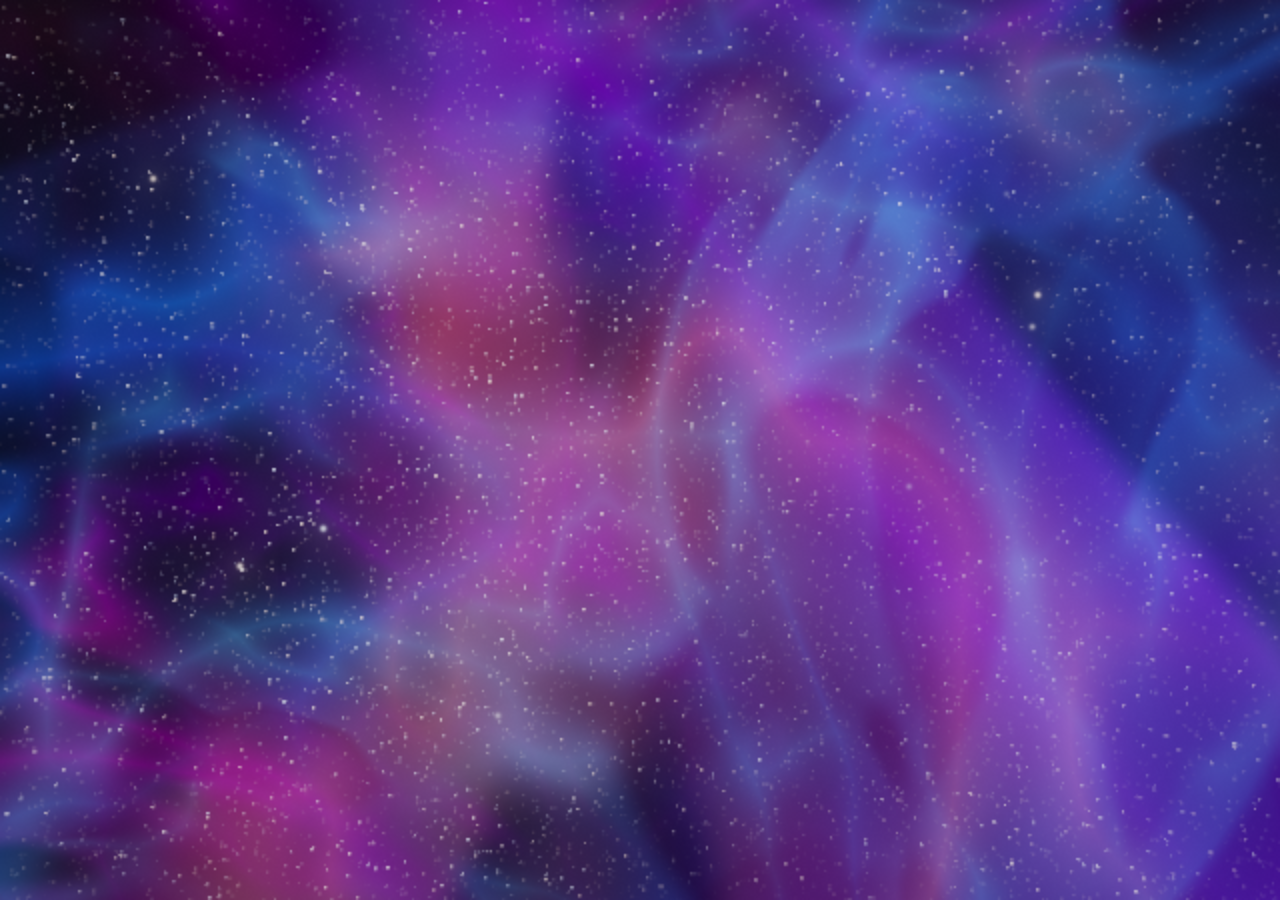
<file: nebula/index.html>
<!doctype html>
<html lang="en">
<head>
<meta charset="utf-8">
<meta name="viewport" content="width=device-width, initial-scale=1">
<meta name="color-scheme" content="dark">
<title>Nebula Drift</title>
<link rel="stylesheet" href="../shared/style.css">
</head>
<body>
<canvas id="c"></canvas>
<script src="../shared/scene.js?v=effects1"></script>
<script src="scene.js"></script>
</body>
</html>
</file>
<file: shared/style.css>
/* Infinite Ambient - shared page style */
:root {
  --ink: #e8ecf4;
  --ink-soft: rgba(232, 236, 244, 0.68);
  --glass: rgba(10, 14, 24, 0.72);
  --edge: rgba(255, 255, 255, 0.12);
  --accent: #a9bcff;
}
html, body { margin: 0; height: 100%; background: #000; overflow: hidden; }
body { font: 13px/1.45 system-ui, -apple-system, "Segoe UI", "Malgun Gothic", sans-serif; color: var(--ink); }
body.idle { cursor: none; }
canvas#c { position: fixed; inset: 0; width: 100vw; height: 100vh; display: block; opacity: 0; transition: opacity 2.5s ease; }
canvas#c.on { opacity: 1; }

#ia-hint {
  position: fixed; left: 50%; bottom: 7vh; transform: translateX(-50%);
  max-width: calc(100vw - 32px); box-sizing: border-box;
  padding: 8px 16px; border-radius: 999px; background: rgba(8, 12, 22, 0.5);
  -webkit-backdrop-filter: blur(6px); backdrop-filter: blur(6px);
  color: var(--ink-soft); text-align: center; opacity: 0; transition: opacity 1.6s ease; pointer-events: none;
}
#ia-hint b { color: var(--ink); font-weight: 600; }
#ia-hint.on { opacity: 1; }

#ia-btn {
  position: fixed; right: 16px; bottom: 16px; width: 40px; height: 40px; padding: 0;
  display: grid; place-items: center; border-radius: 50%; border: 1px solid var(--edge);
  background: var(--glass); color: var(--ink); cursor: pointer; opacity: 0; transition: opacity 0.6s ease;
}
#ia-btn svg { width: 18px; height: 18px; }
body:not(.idle) #ia-btn, #ia-btn:focus-visible, body.panel #ia-btn { opacity: 0.85; }

#ia-panel {
  position: fixed; right: 16px; bottom: 66px; box-sizing: border-box;
  width: min(300px, calc(100vw - 32px)); max-height: calc(100vh - 90px); overflow: auto;
  padding: 14px 16px; border-radius: 12px; border: 1px solid var(--edge); background: var(--glass);
  -webkit-backdrop-filter: blur(10px); backdrop-filter: blur(10px); display: none;
}
body.panel #ia-panel { display: block; }
.ia-title { font-size: 15px; font-weight: 600; }
.ia-sub { color: var(--ink-soft); margin-bottom: 6px; }
.ia-sec { margin-top: 14px; font-size: 11px; letter-spacing: 0.08em; text-transform: uppercase; color: var(--ink-soft); }
.ia-row { margin: 8px 0; }
.ia-row label { display: flex; justify-content: space-between; gap: 8px; }
.ia-row output { color: var(--ink-soft); font-variant-numeric: tabular-nums; }
.ia-row input[type=range] { width: 100%; margin: 4px 0 0; accent-color: var(--accent); }
.ia-row select { width: 100%; margin-top: 4px; }
.ia-check { display: flex; align-items: center; gap: 8px; margin: 8px 0; }
.ia-stats { display: grid; grid-template-columns: 1fr auto; gap: 2px 12px; margin-top: 6px; color: var(--ink-soft); font-variant-numeric: tabular-nums; }
.ia-stats b { color: var(--ink); font-weight: 500; }
.ia-btns { display: flex; flex-wrap: wrap; gap: 8px; margin-top: 12px; align-items: center; }
.ia-btns a { color: var(--accent); }
.ia-note { margin-top: 10px; color: var(--ink-soft); font-size: 12px; }
#ia-panel select, #ia-panel button {
  font: inherit; color: var(--ink); background: rgba(255, 255, 255, 0.08);
  border: 1px solid var(--edge); border-radius: 6px; padding: 5px 8px;
}
#ia-panel button { cursor: pointer; }
#ia-err {
  position: fixed; left: 16px; right: 16px; bottom: 16px; display: none; max-height: 50vh; overflow: auto;
  white-space: pre-wrap; font: 12px/1.4 ui-monospace, Consolas, monospace; color: #ffc9c9;
  background: rgba(40, 0, 0, 0.85); padding: 12px; border-radius: 8px;
}
</file>
